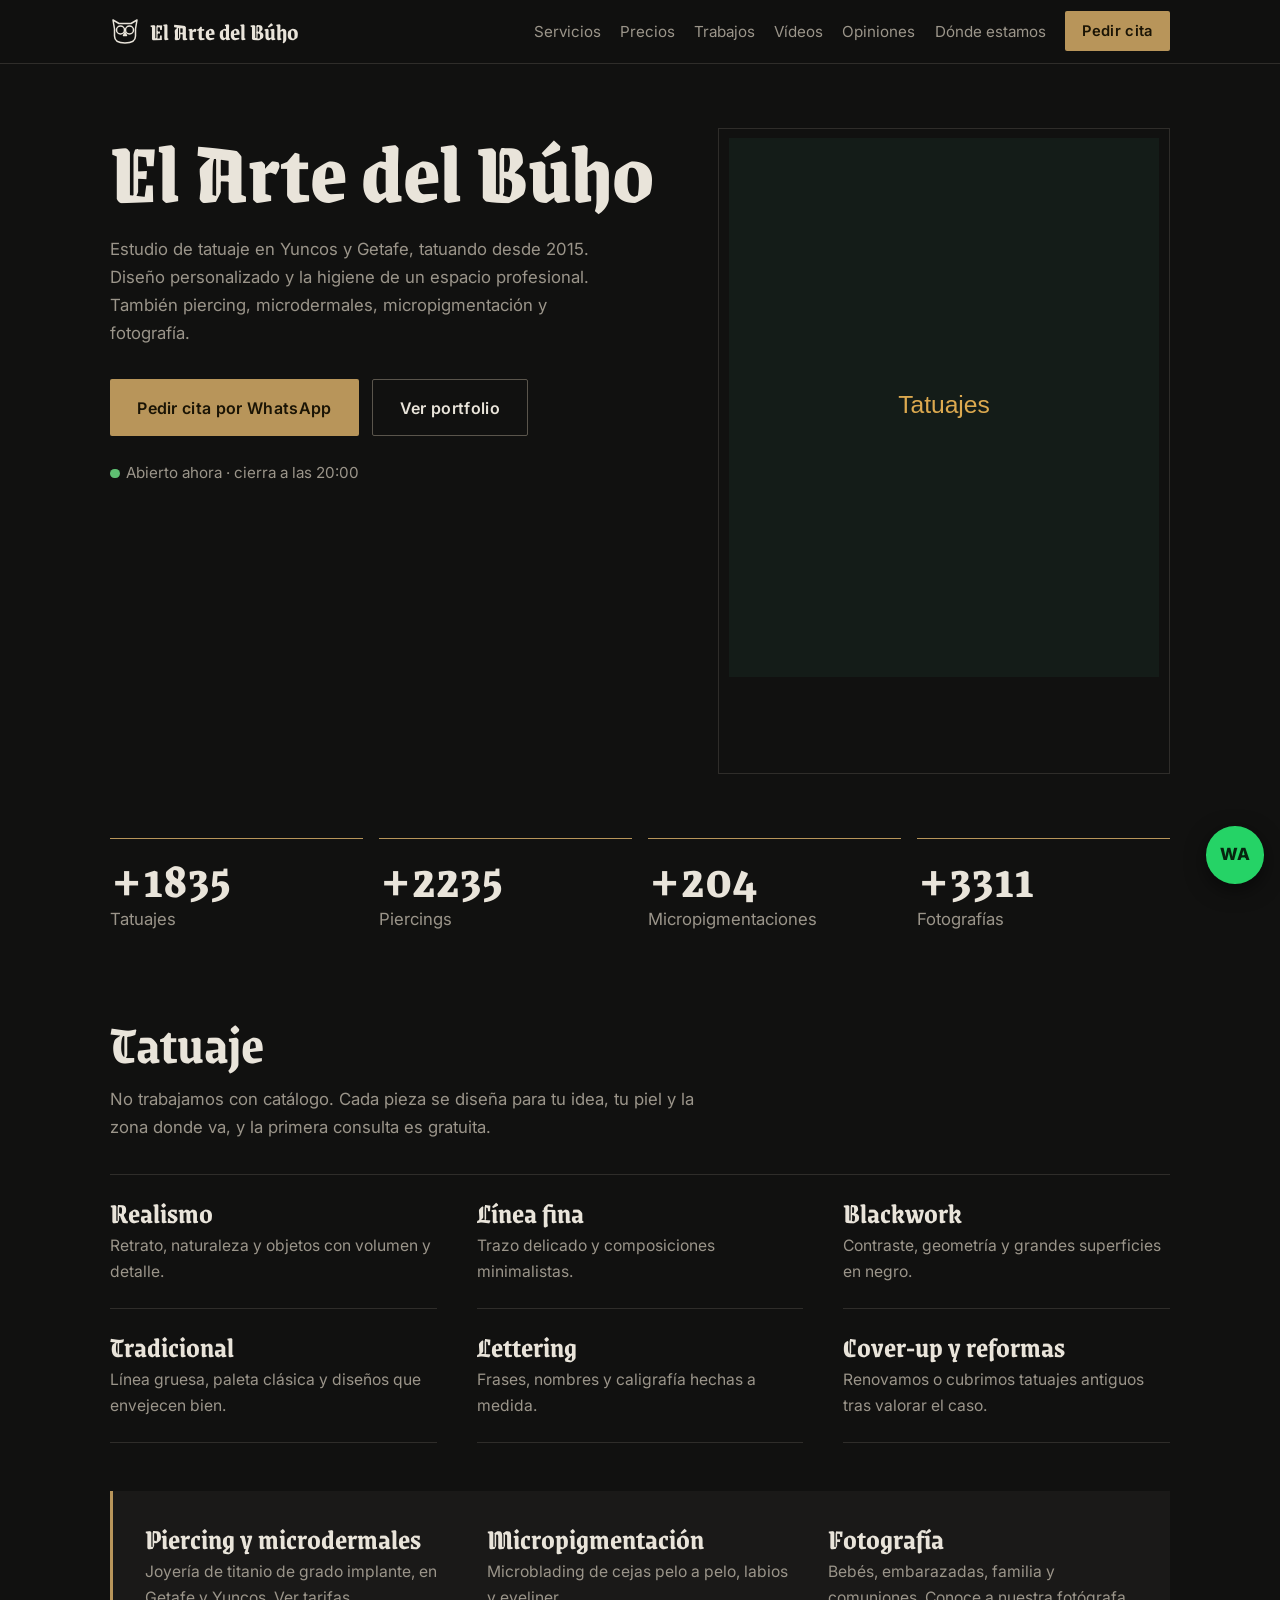
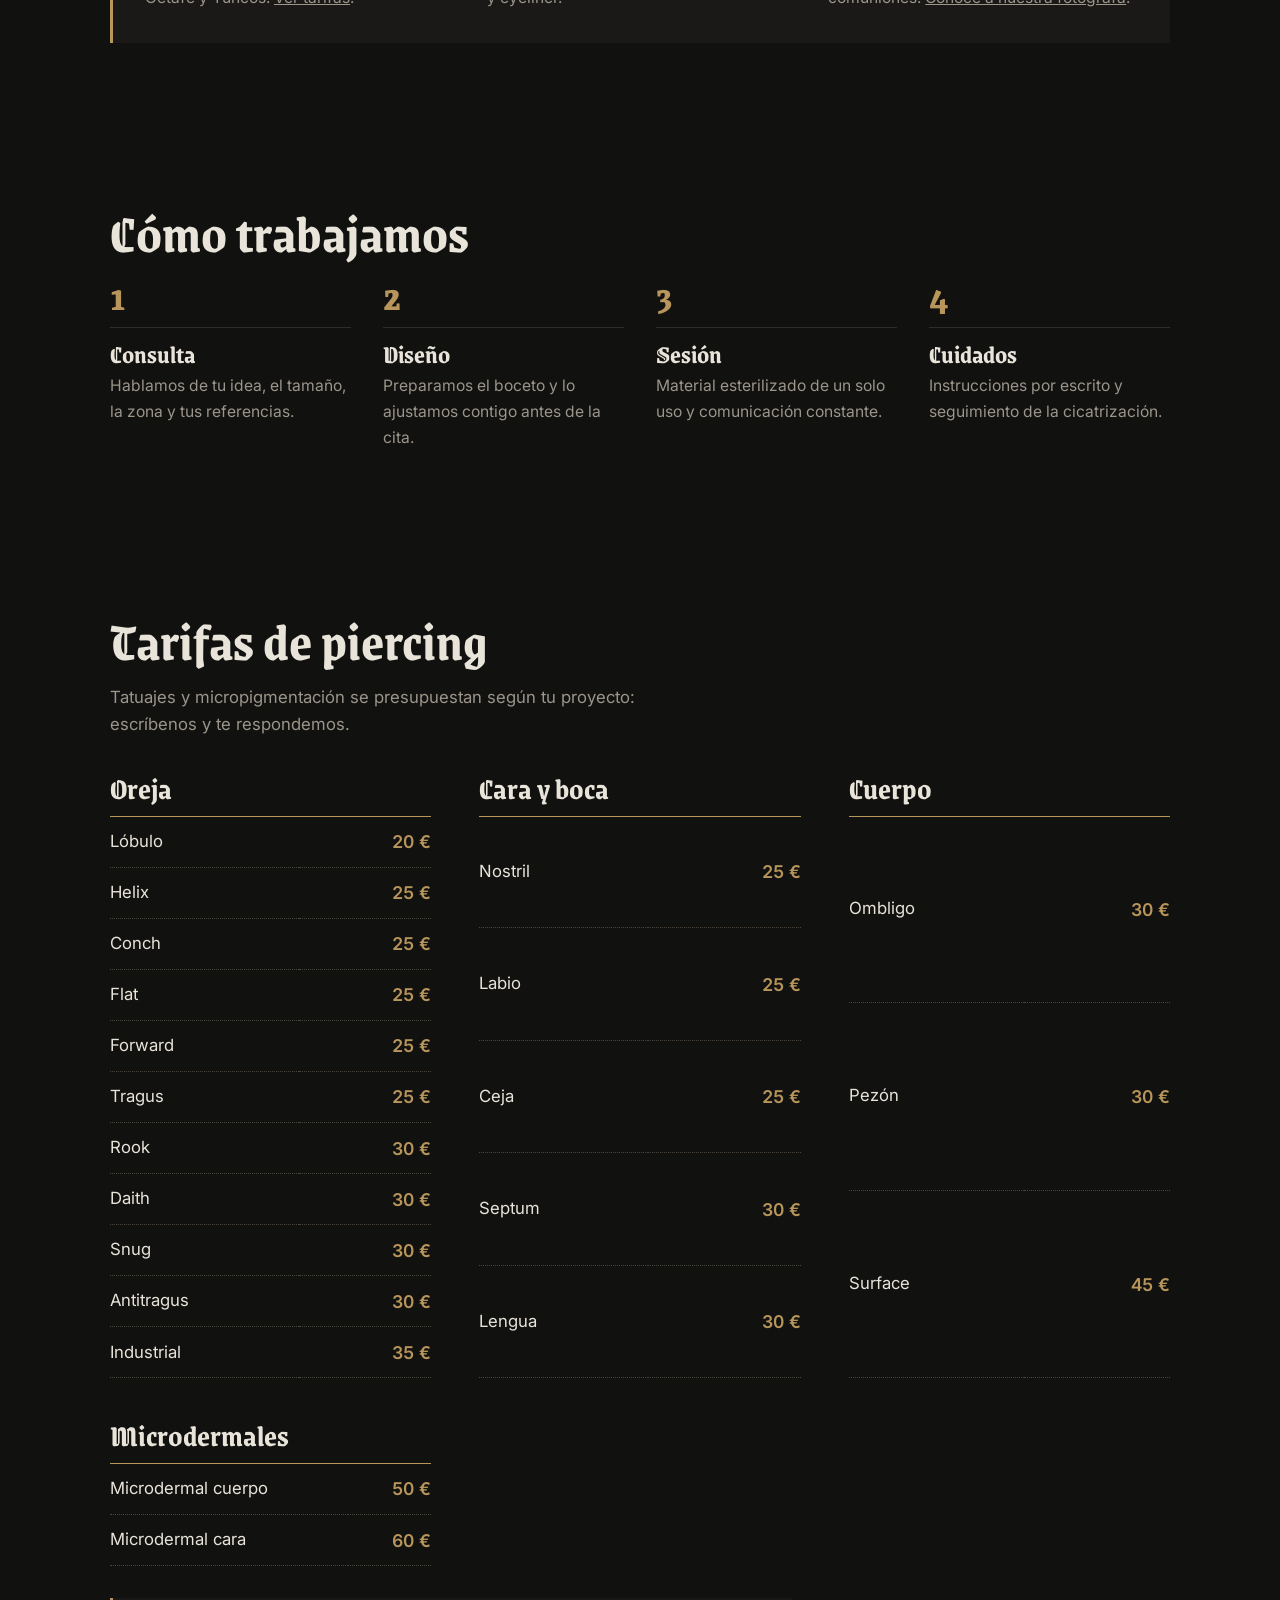
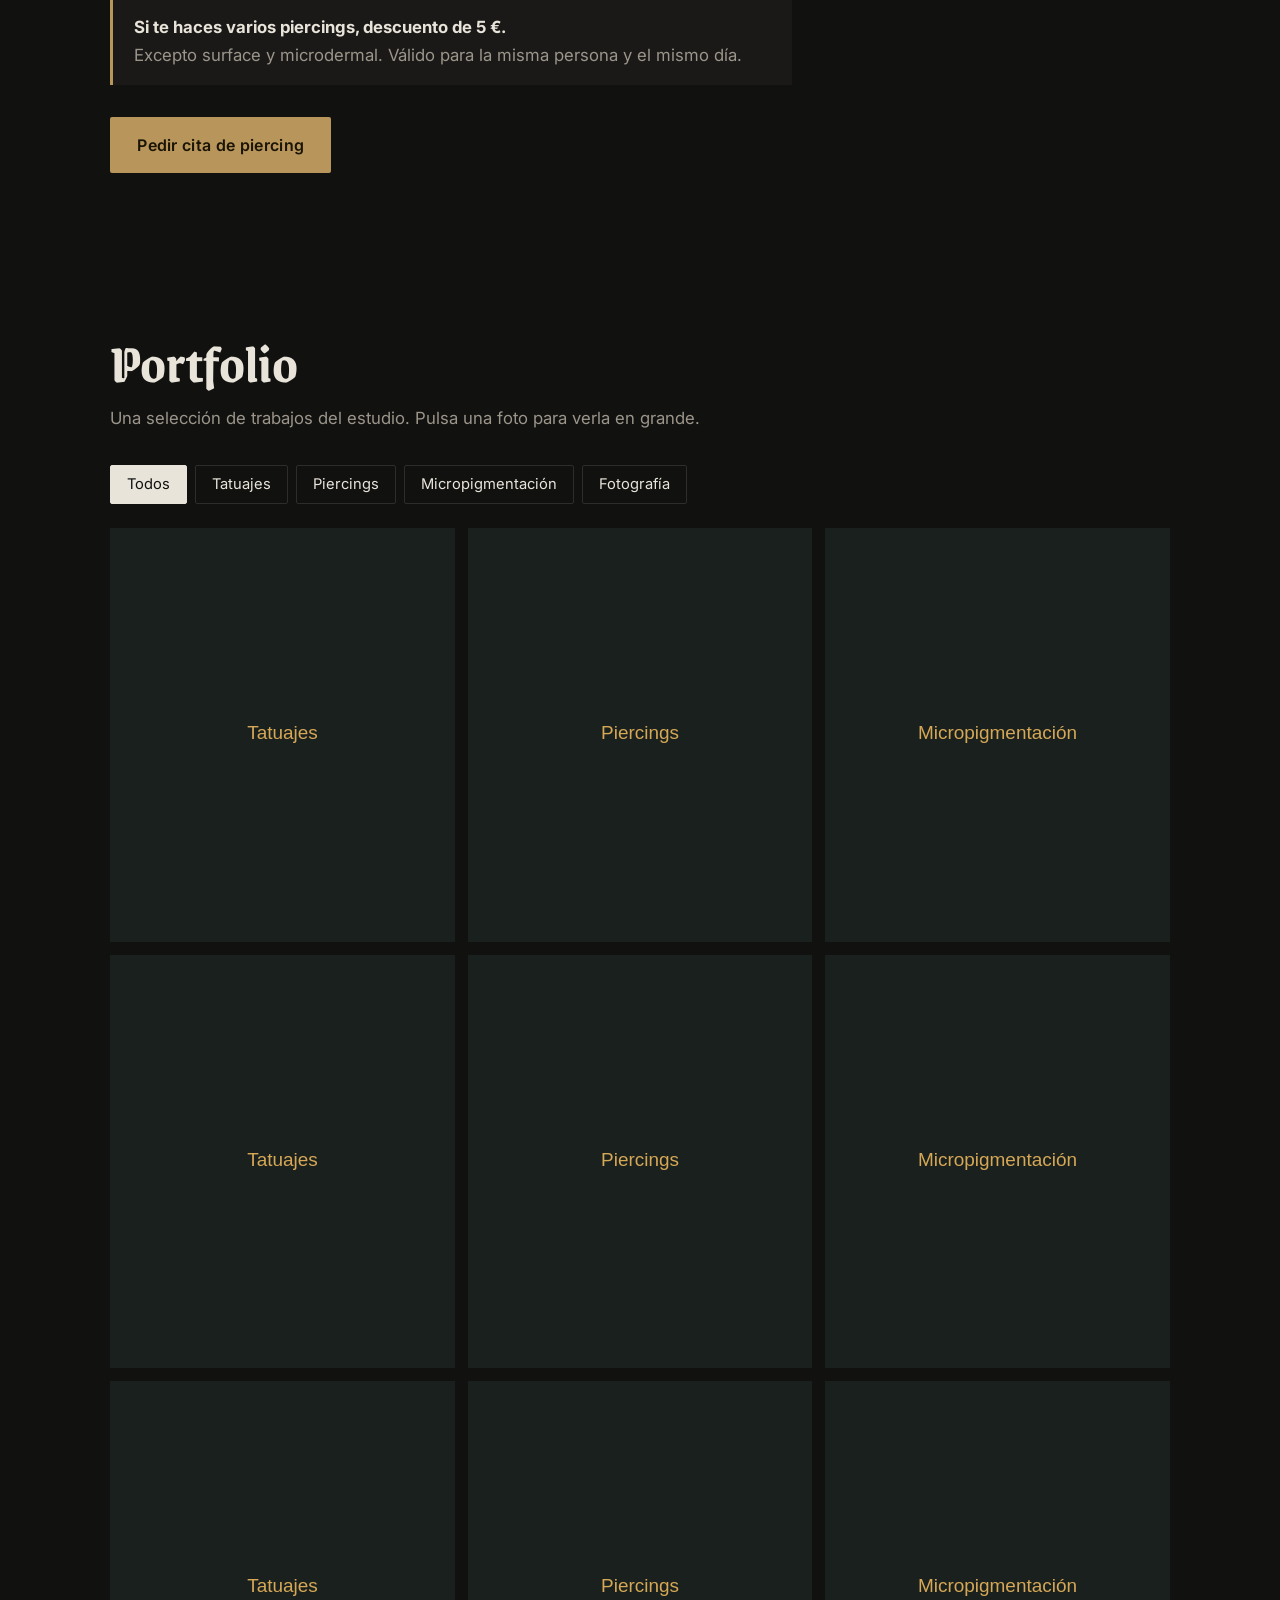
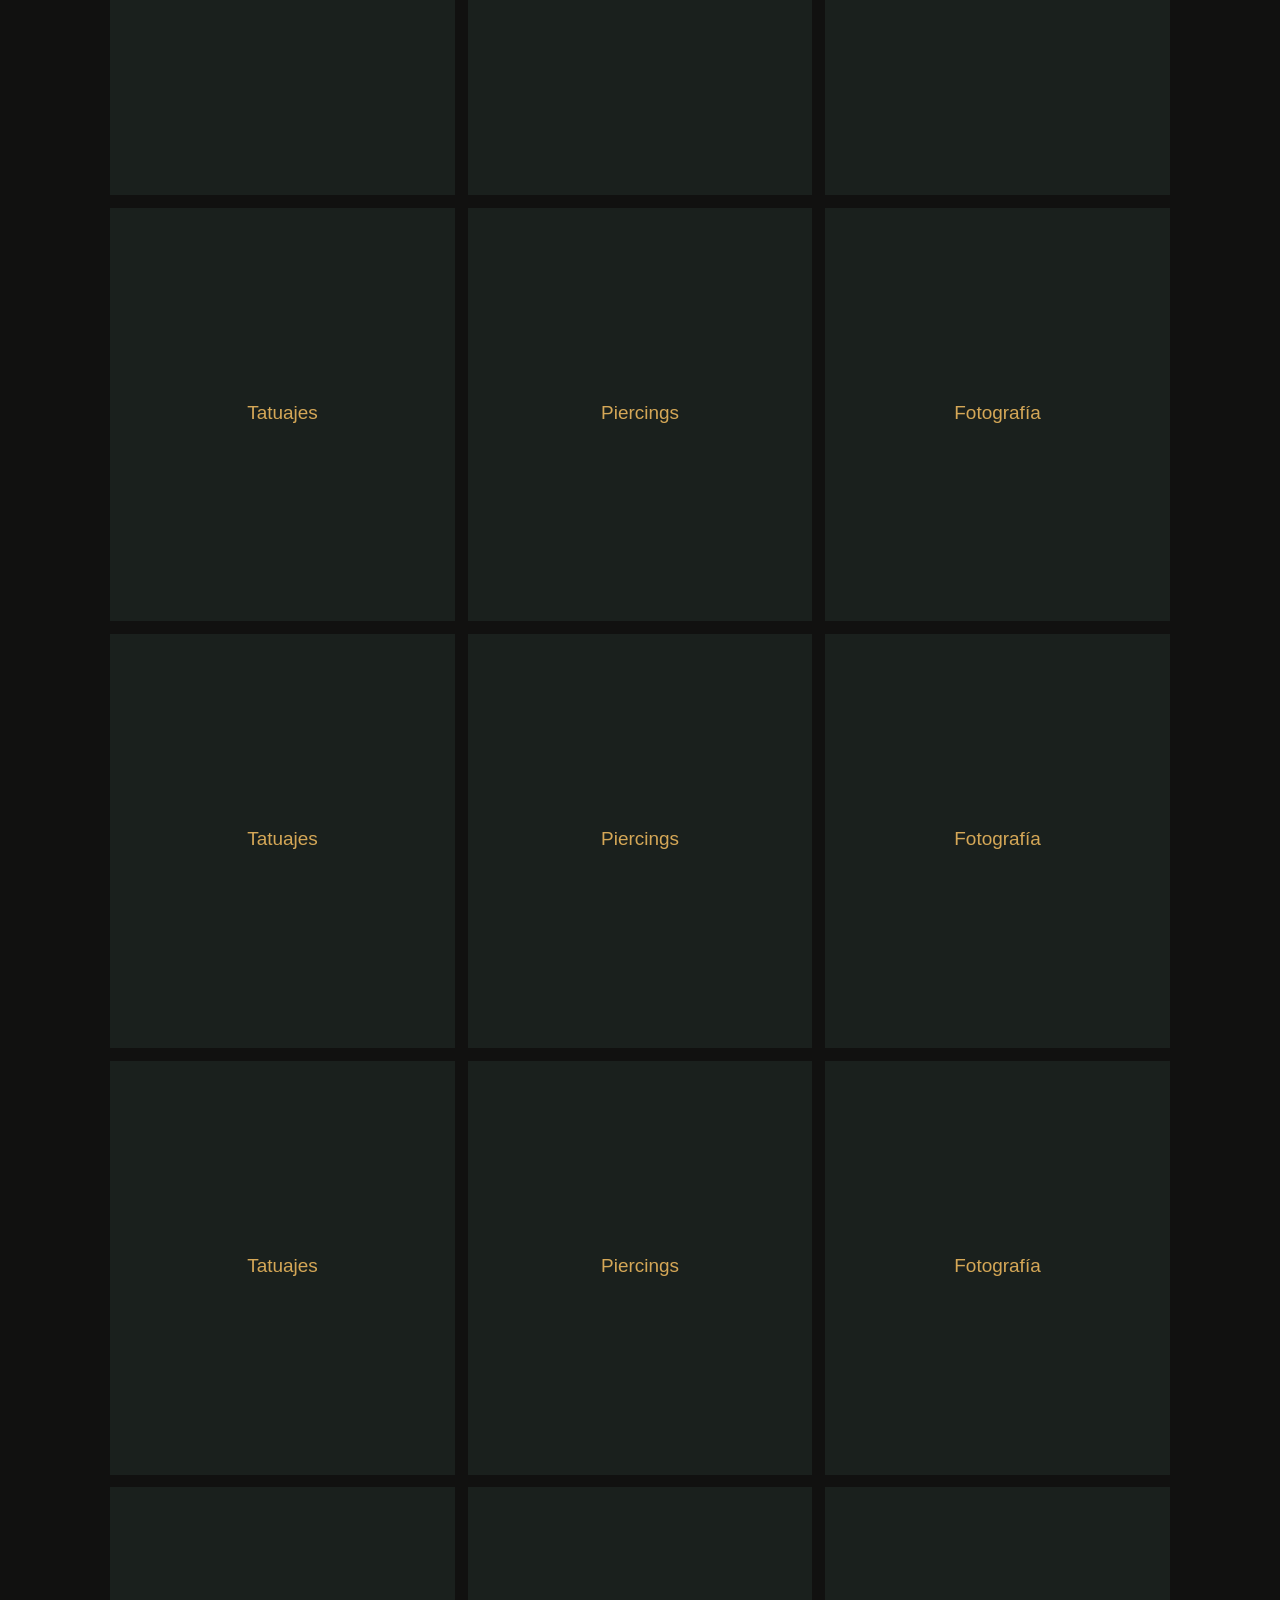
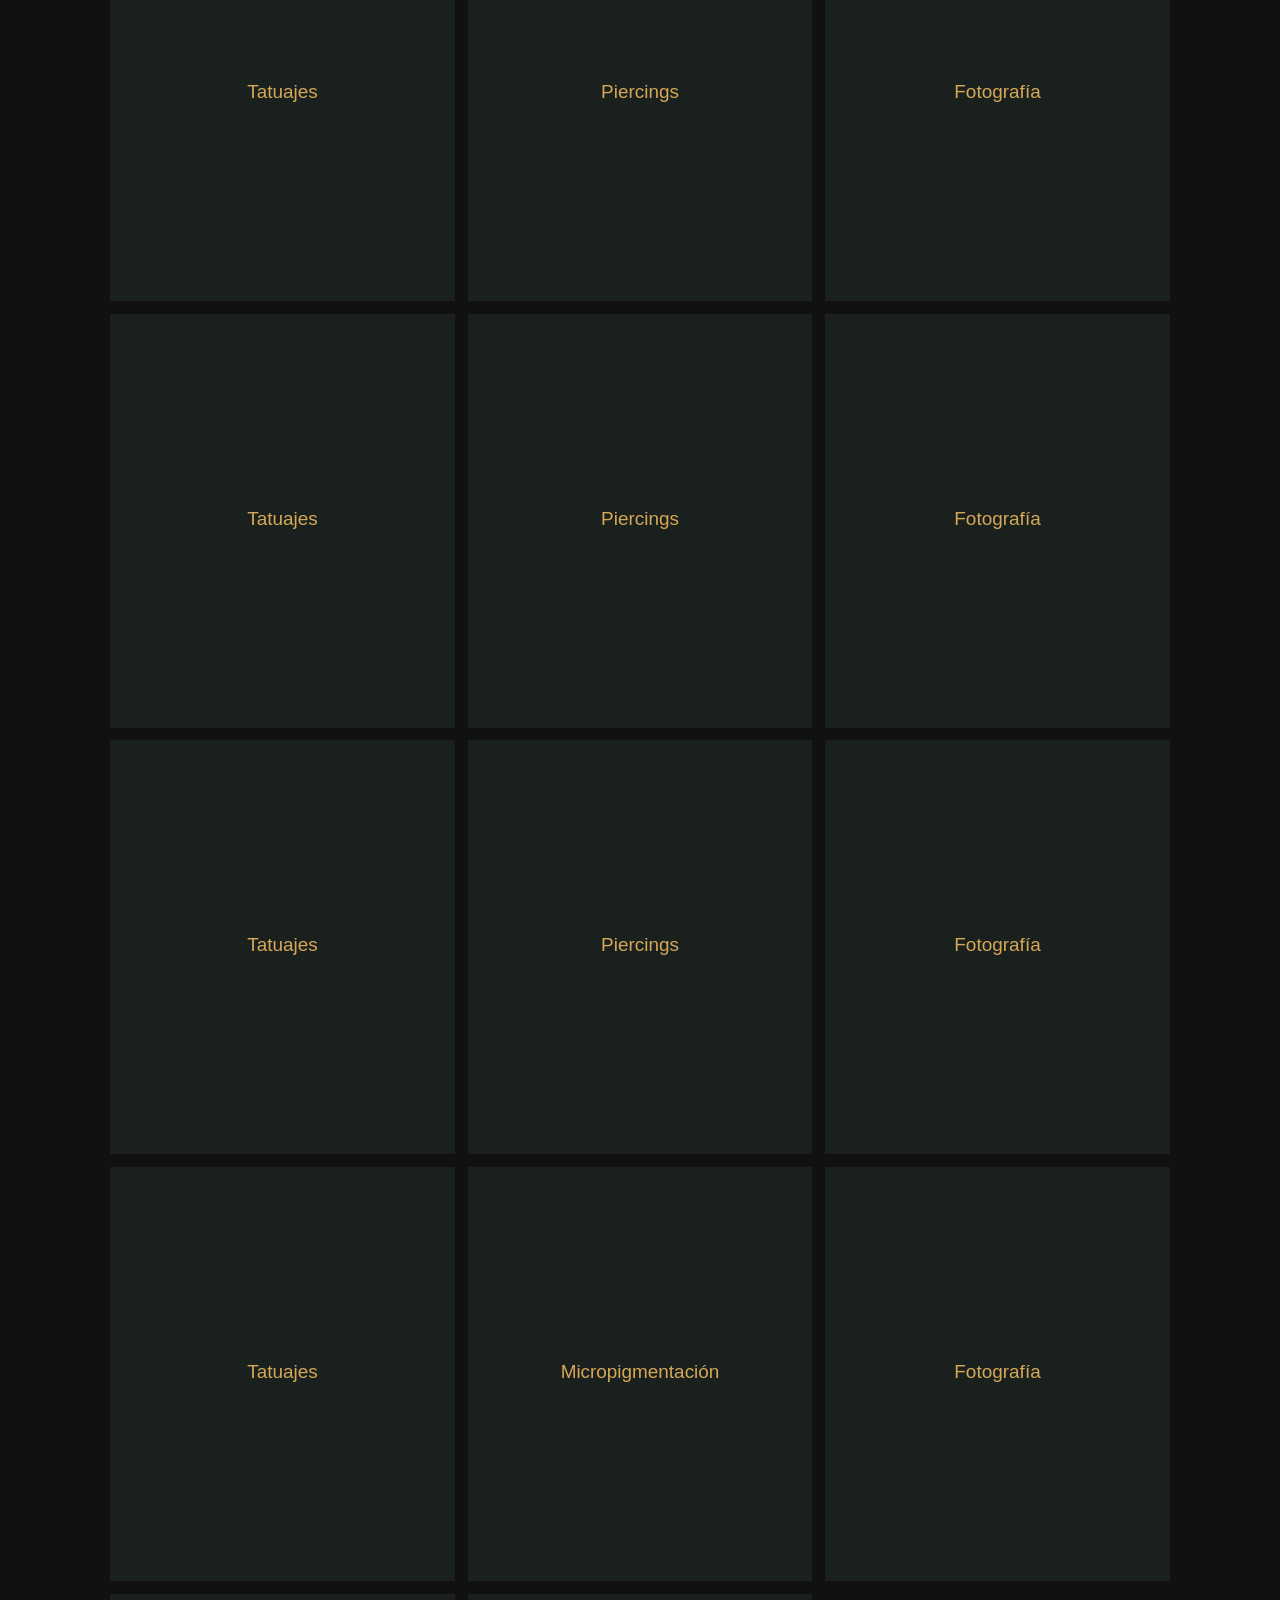
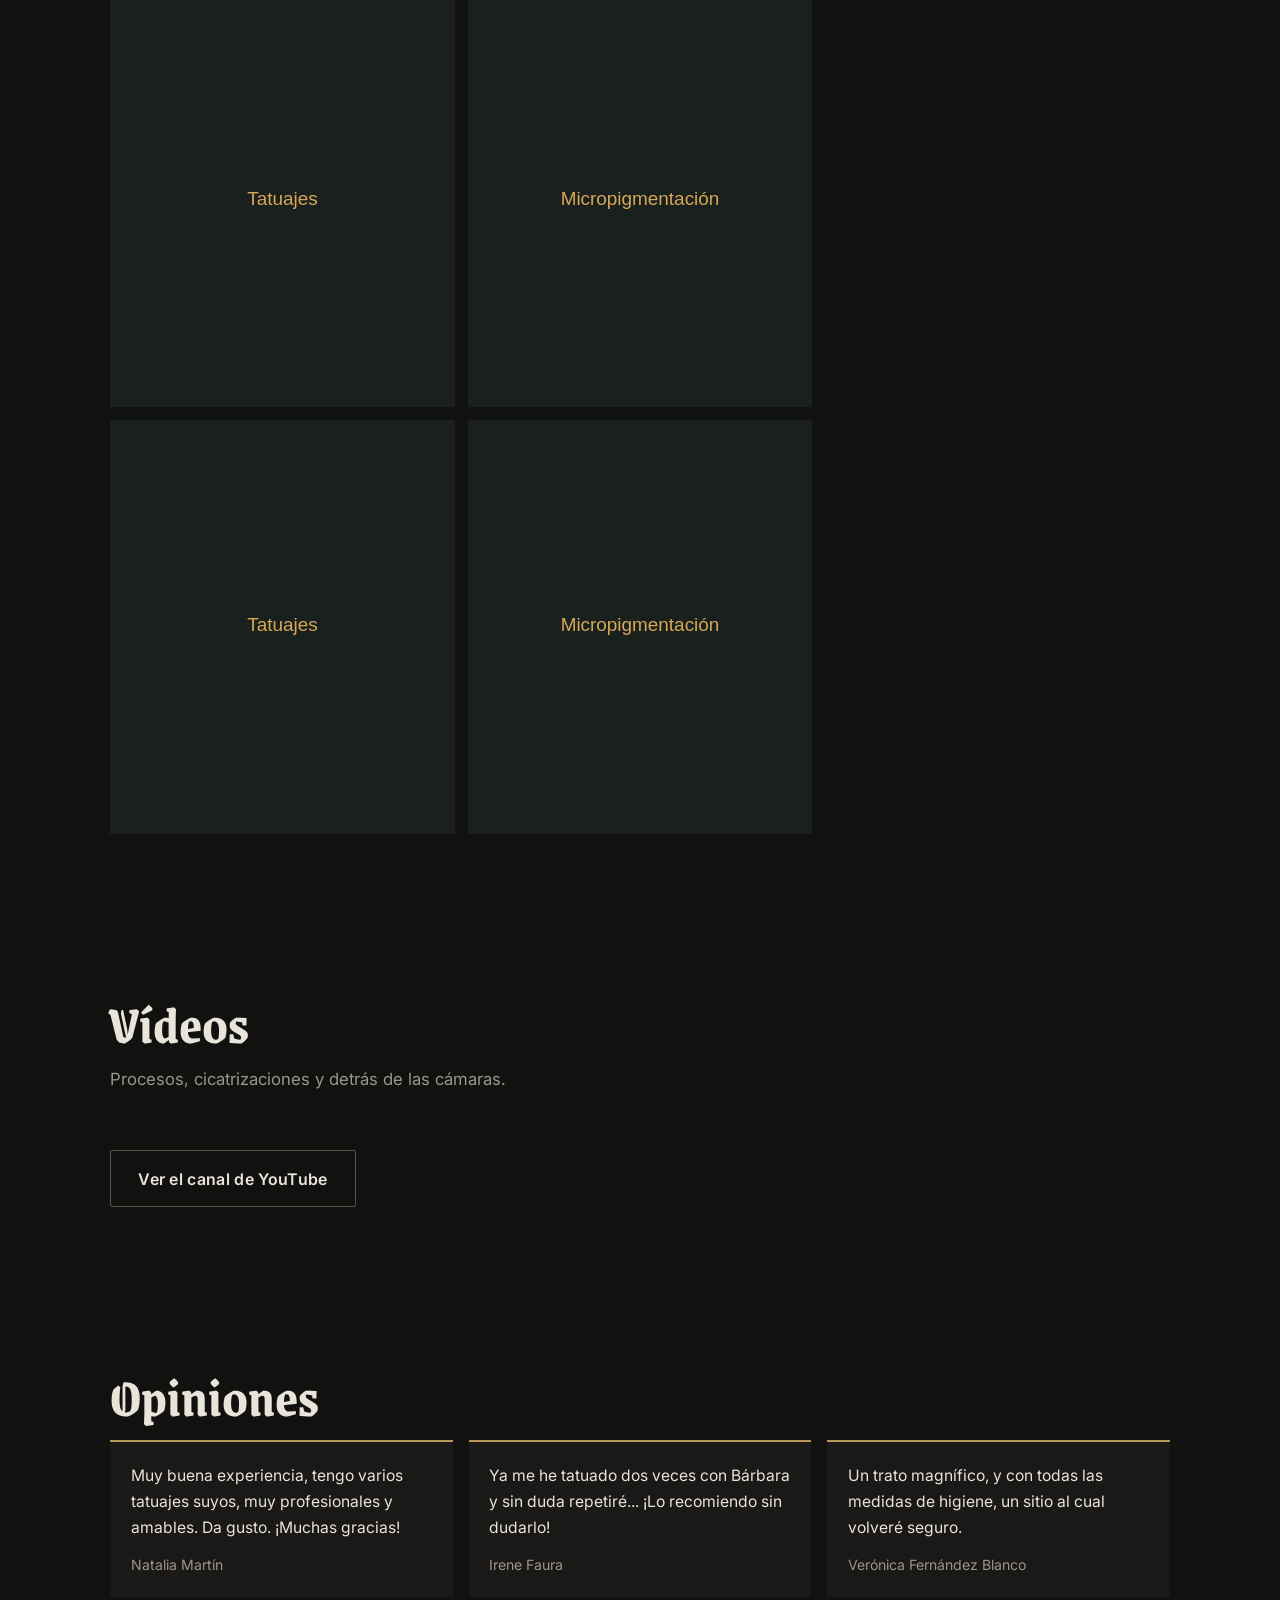
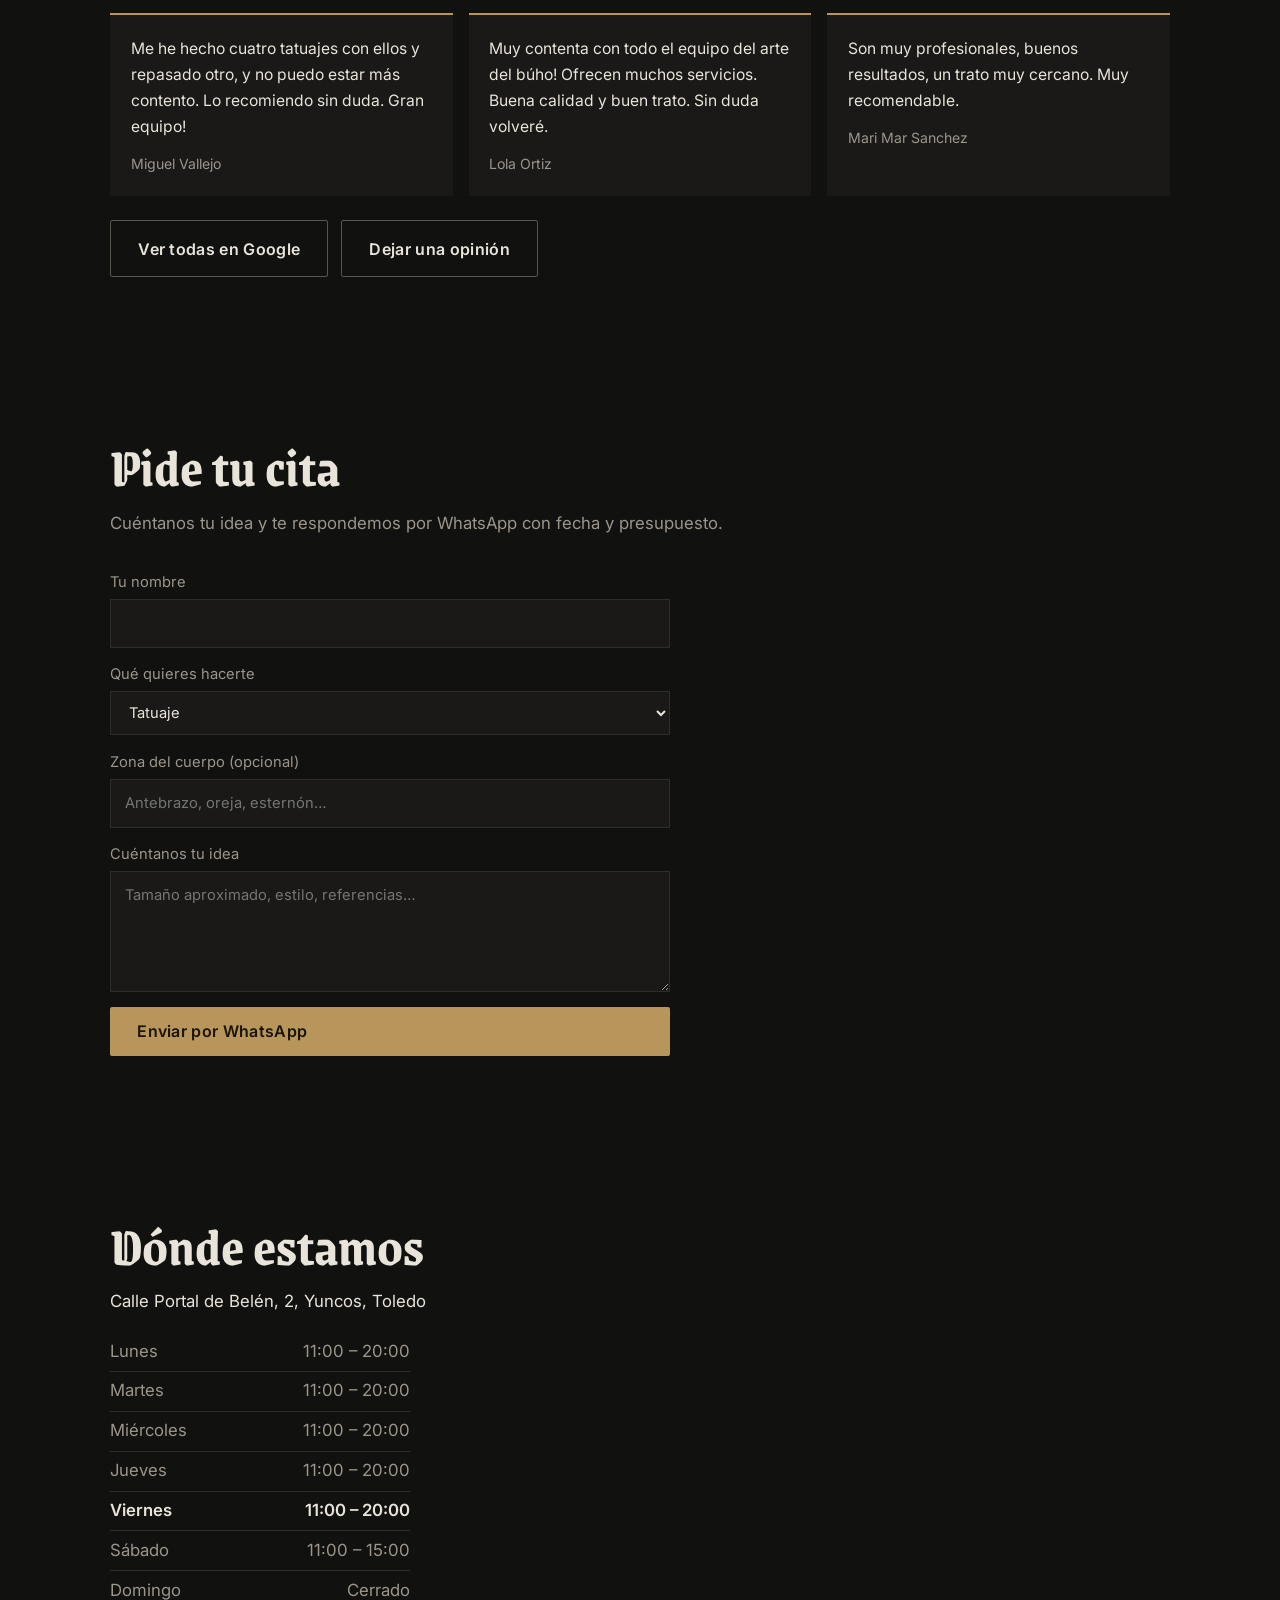
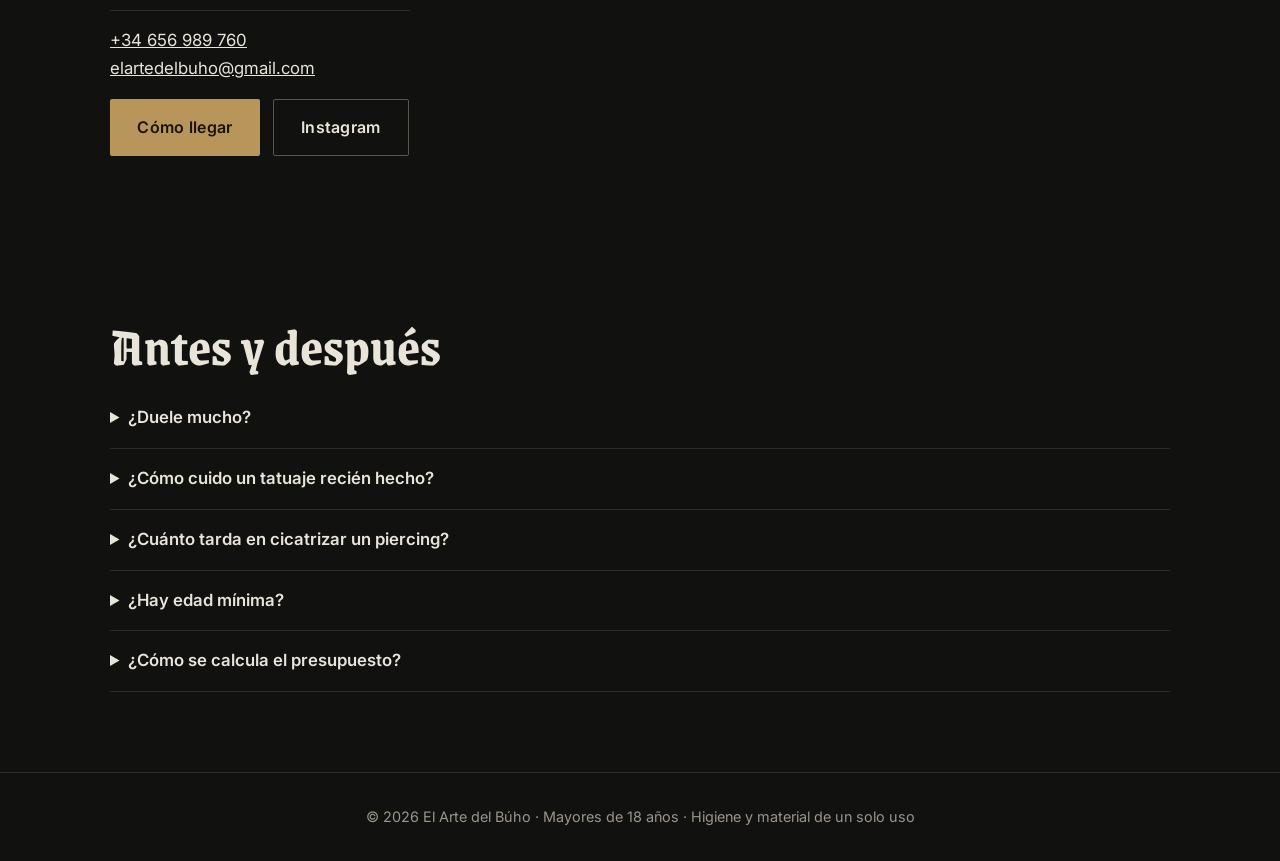
<file: borrar/index.html>
<!DOCTYPE html>
<html lang="es">
<head>
<meta charset="utf-8">
<meta name="viewport" content="width=device-width, initial-scale=1">
<title>El Arte del Búho · Estudio de tatuaje en Yuncos y Getafe</title>
<meta name="description" content="Estudio de tatuaje en Yuncos y Getafe, tatuando desde 2015. Piercing, microdermales, micropigmentación y fotografía. Pide tu cita por WhatsApp.">
<meta name="theme-color" content="#111110">
<link rel="preconnect" href="https://fonts.googleapis.com">
<link rel="preconnect" href="https://fonts.gstatic.com" crossorigin>
<link href="https://fonts.googleapis.com/css2?family=Grenze+Gotisch:wght@600;700;800&family=Inter:wght@400;500;600&display=swap" rel="stylesheet">
<style>
:root{--ink:#111110;--ink2:#1a1918;--line:#2f2d2a;--bone:#e9e4da;--mute:#9b958a;--eye:#b8955a;--blood:#7d2e26;
--serif:'Grenze Gotisch','UnifrakturCook',Georgia,serif;--sans:'Inter',system-ui,sans-serif}
*{box-sizing:border-box;margin:0}
html{scroll-behavior:smooth;scroll-padding-top:70px}
body{background:var(--ink);color:var(--bone);font:400 1.05rem/1.65 var(--sans)}
img{max-width:100%;display:block}
a{color:inherit}
:focus-visible{outline:3px solid var(--eye);outline-offset:3px}
h1,h2,h3{font-family:var(--serif);line-height:1.1}
h2{font-size:clamp(2rem,5vw,3.2rem);font-weight:800;margin-bottom:.5rem}
section{padding:5rem 1.25rem;max-width:1100px;margin:auto}
.lead{color:var(--mute);max-width:56ch;margin-bottom:2rem}
.btn{display:inline-flex;align-items:center;gap:.5rem;background:var(--eye);color:#1a1405;font-weight:600;padding:.85rem 1.6rem;border-radius:999px;text-decoration:none;border:0;cursor:pointer;font-size:1rem;font-family:inherit}
.btn:hover{background:#f0b84f}
.btn.ghost{background:none;color:var(--bone);border:1.5px solid var(--line)}
.btn.ghost:hover{border-color:var(--eye)}
nav{position:sticky;top:0;z-index:20;background:#111110ee;backdrop-filter:blur(8px);border-bottom:1px solid var(--line)}
nav div{max-width:1100px;margin:auto;padding:.7rem 1.25rem;display:flex;align-items:center;gap:1.2rem}
nav b{font-family:var(--serif);font-size:1.2rem;margin-right:auto;text-decoration:none}
nav a{text-decoration:none;color:var(--mute);font-size:.95rem}
nav a:hover{color:var(--bone)}
@media(max-width:760px){nav a.l{display:none}}
.hero{min-height:88vh;display:grid;place-items:center;text-align:center;padding:3rem 1.25rem;background:radial-gradient(ellipse at 50% 30%,#1d2c24,var(--ink) 70%);max-width:none}
.hero>div{max-width:760px}
.owl{width:min(300px,70vw);margin:0 auto 1.5rem}
.pupil{transition:transform .08s}
.blink{animation:blink 5s infinite;transform-origin:center;transform-box:fill-box}
@keyframes blink{0%,94%,100%{transform:scaleY(1)}97%{transform:scaleY(.05)}}
.hero h1{font-size:clamp(2.8rem,9vw,5.5rem);font-weight:800}
.hero p{color:var(--mute);margin:1rem auto 2rem;max-width:46ch}
.cta{display:flex;gap:.8rem;justify-content:center;flex-wrap:wrap}
#open{display:inline-block;margin-top:1.5rem;font-size:.95rem;color:var(--mute)}
#open i{display:inline-block;width:.6rem;height:.6rem;border-radius:50%;background:var(--blood);margin-right:.4rem}
#open.on i{background:#5fbf72}
.stats{display:grid;grid-template-columns:repeat(auto-fit,minmax(150px,1fr));gap:1rem;max-width:1100px;margin:auto;padding:0 1.25rem}
.stats div{border-top:2px solid var(--eye);padding-top:.8rem}
.stats strong{display:block;font:800 clamp(2.2rem,6vw,3.4rem)/1 var(--serif)}
.stats span{color:var(--mute)}
.svc{display:grid;grid-template-columns:repeat(auto-fit,minmax(230px,1fr));gap:1.2rem}
.svc article{background:var(--ink2);padding:1.6rem;border-left:4px solid var(--eye);border-radius:4px 14px 4px 14px}
.svc article:nth-child(even){border-color:var(--blood)}
.svc h3{font-size:1.5rem;margin-bottom:.4rem}
.svc p{color:var(--mute);font-size:.98rem}
.filters{display:flex;gap:.5rem;flex-wrap:wrap;margin-bottom:1.5rem}
.filters button{background:none;border:1.5px solid var(--line);color:var(--bone);padding:.4rem 1rem;border-radius:999px;cursor:pointer;font:inherit;font-size:.92rem}
.filters button[aria-pressed=true]{background:var(--bone);color:var(--ink);border-color:var(--bone)}
.grid{columns:3 220px;column-gap:.8rem}
.grid button{display:block;width:100%;margin:0 0 .8rem;padding:0;border:0;background:var(--ink2);cursor:zoom-in;border-radius:6px;overflow:hidden}
.grid img{width:100%;transition:transform .3s}
.grid button:hover img{transform:scale(1.04)}
.vids{display:grid;grid-template-columns:repeat(auto-fit,minmax(280px,1fr));gap:1rem}
.v{position:relative;aspect-ratio:16/9;background:var(--ink2);border-radius:8px;overflow:hidden;border:0;padding:0;cursor:pointer;width:100%;color:var(--bone)}
.v img,.v iframe{position:absolute;inset:0;width:100%;height:100%;object-fit:cover;border:0}
.v span{position:absolute;inset:0;display:grid;place-items:center;font-size:3rem;text-shadow:0 2px 12px #000}
.empty{border:1.5px dashed var(--line);padding:1.5rem;border-radius:8px;color:var(--mute)}
.sum{display:flex;align-items:baseline;gap:.8rem;flex-wrap:wrap;margin-bottom:1.5rem}
.sum strong{font:800 3rem/1 var(--serif)}
.stars{color:var(--eye);letter-spacing:.1em}
.revs{display:grid;grid-template-columns:repeat(auto-fit,minmax(260px,1fr));gap:1rem;margin-bottom:1.5rem}
.revs blockquote{background:var(--ink2);padding:1.3rem;border-radius:10px;font-size:.98rem}
.revs footer{margin-top:.8rem;color:var(--mute);font-size:.88rem}
.loc{display:grid;grid-template-columns:1fr 1.3fr;gap:2rem}
@media(max-width:800px){.loc{grid-template-columns:1fr}}
.loc iframe{width:100%;min-height:340px;border:0;border-radius:10px;filter:grayscale(.5) contrast(1.05)}
.hours{list-style:none;padding:0;margin:1rem 0;max-width:300px}
.hours li{display:flex;justify-content:space-between;padding:.35rem 0;border-bottom:1px solid var(--line);color:var(--mute)}
.hours li.today{color:var(--bone);font-weight:600}
form{display:grid;gap:.9rem;max-width:560px}
label{display:grid;gap:.3rem;font-size:.92rem;color:var(--mute)}
input,select,textarea{background:var(--ink2);border:1.5px solid var(--line);color:var(--bone);padding:.7rem .9rem;border-radius:8px;font:inherit}
details{border-bottom:1px solid var(--line);padding:1rem 0}
summary{cursor:pointer;font-weight:600}
details p{color:var(--mute);margin-top:.6rem;max-width:62ch}
footer.f{border-top:1px solid var(--line);text-align:center;padding:2rem 1.25rem;color:var(--mute);font-size:.9rem}
.fab{position:fixed;right:1rem;bottom:1rem;z-index:30;background:#25d366;color:#06240f;width:3.6rem;height:3.6rem;border-radius:50%;display:grid;place-items:center;box-shadow:0 6px 20px #0008;text-decoration:none;font-weight:800}
#lb{position:fixed;inset:0;background:#000e;z-index:50;display:none;place-items:center;padding:1rem}
#lb.on{display:grid}
#lb img{max-height:86vh;max-width:94vw;border-radius:6px}
#lb button{position:absolute;background:none;border:0;color:#fff;font-size:2.4rem;cursor:pointer;padding:.5rem 1rem}
#lb .x{top:.5rem;right:.5rem}#lb .p{left:.3rem}#lb .n{right:.3rem}
@media(prefers-reduced-motion:reduce){*{animation:none!important;transition:none!important;scroll-behavior:auto!important}}
/* Acabado serio: formas rectas, líneas finas, tipografía editorial */
h1,h2,h3{font-weight:700;letter-spacing:0}
h2{font-size:clamp(2.2rem,5vw,3.4rem);margin-bottom:.8rem}
.btn{border-radius:2px;padding:.9rem 1.7rem;letter-spacing:.02em}
.btn.ghost{border-color:#5a554c}
.filters button,nav .btn{border-radius:2px}
nav b{display:flex;align-items:center;gap:.6rem;font-size:1.5rem}
.hero{display:grid;grid-template-columns:1.1fr .9fr;gap:3.5rem;align-items:center;min-height:86vh;max-width:1100px;margin:auto;padding:4rem 1.25rem;background:none;text-align:left;place-items:unset}
.hero>div{max-width:none}
.hero h1{font-size:clamp(3rem,7.5vw,5.4rem);line-height:1}
.hero p{margin:1.4rem 0 2rem;max-width:44ch}
.hero .cta{justify-content:flex-start}
.hero-f{margin:0;border:1px solid var(--line);padding:.6rem}
.hero-f img{width:100%;aspect-ratio:4/5;object-fit:cover;filter:grayscale(.2) contrast(1.05)}
@media(max-width:800px){.hero{grid-template-columns:1fr;min-height:0;gap:2rem}.hero-f img{aspect-ratio:4/3}}
.stats div{border-top:1px solid var(--eye)}
.stats strong{font-weight:700}
.styles{display:grid;grid-template-columns:repeat(auto-fit,minmax(280px,1fr));column-gap:2.5rem;border-top:1px solid var(--line)}
.styles div{padding:1.4rem 0;border-bottom:1px solid var(--line)}
.styles h3,.also h3{font-size:1.8rem;margin-bottom:.3rem}
.styles p,.also p{color:var(--mute);font-size:.98rem}
.also{display:grid;grid-template-columns:repeat(auto-fit,minmax(220px,1fr));gap:2rem;margin-top:3rem;padding:2rem;background:var(--ink2);border-left:3px solid var(--eye)}
.steps{list-style:none;padding:0;display:grid;grid-template-columns:repeat(auto-fit,minmax(220px,1fr));gap:2rem;counter-reset:s}
.steps li{counter-increment:s;color:var(--mute);font-size:.98rem}
.steps li::before{content:counter(s);display:block;font:700 2.6rem/1 var(--serif);color:var(--eye);border-bottom:1px solid var(--line);padding-bottom:.6rem;margin-bottom:.8rem}
.steps h3{color:var(--bone);font-size:1.6rem;margin-bottom:.3rem}
.grid button,.grid img,.revs blockquote,.v,.loc iframe,input,select,textarea{border-radius:0}
.grid img{filter:grayscale(.25)}.grid button:hover img{filter:none}
.revs blockquote{border-top:2px solid var(--eye);background:var(--ink2)}
.loc iframe{filter:grayscale(.8) contrast(1.05)}
.prices{display:grid;grid-template-columns:repeat(auto-fit,minmax(260px,1fr));gap:2.5rem 3rem;margin-bottom:2rem}
.prices table{width:100%;border-collapse:collapse}
.prices caption{text-align:left;font:700 1.9rem/1.2 var(--serif);padding-bottom:.5rem;border-bottom:1px solid var(--eye)}
.prices thead{position:absolute;width:1px;height:1px;overflow:hidden;clip:rect(0 0 0 0)}
.prices tbody th{text-align:left;font-weight:400;padding:.7rem 0;border-bottom:1px dotted #4a463f}
.prices td{text-align:right;padding:.7rem 0 .7rem 1rem;border-bottom:1px dotted #4a463f;font:600 1.1rem var(--sans);font-variant-numeric:tabular-nums;color:var(--eye);white-space:nowrap}
.deal{background:var(--ink2);border-left:3px solid var(--eye);padding:1rem 1.3rem;margin-bottom:2rem;max-width:62ch;color:var(--mute)}
.deal strong{color:var(--bone)}
</style>
</head>
<body>

<nav><div>
  <b><svg width="30" height="26" viewBox="0 0 60 52" fill="none" stroke="currentColor" stroke-width="3" stroke-linejoin="round" aria-hidden="true"><path d="M6 4l12 7h24l12-7-3 18v14q0 14-21 14T9 36V22z"/><circle cx="21" cy="24" r="8"/><circle cx="39" cy="24" r="8"/><path d="M30 29l-3 6h6z" fill="currentColor"/></svg>El Arte del Búho</b>
  <a class="l" href="#servicios">Servicios</a><a class="l" href="#precios">Precios</a><a class="l" href="#galeria">Trabajos</a><a class="l" href="#videos">Vídeos</a><a class="l" href="#opiniones">Opiniones</a><a class="l" href="#donde">Dónde estamos</a>
  <a class="btn" style="color:#1a1405;padding:.5rem 1.1rem;font-size:.92rem" href="#cita">Pedir cita</a>
</div></nav>

<section class="hero" id="inicio">
  <div>
    <h1>El Arte del Búho</h1>
    <p>Estudio de tatuaje en Yuncos y Getafe, tatuando desde 2015. Diseño personalizado y la higiene de un espacio profesional. También piercing, microdermales, micropigmentación y fotografía.</p>
    <div class="cta">
      <a class="btn" href="#cita">Pedir cita por WhatsApp</a>
      <a class="btn ghost" href="#galeria">Ver portfolio</a>
    </div>
    <span id="open"></span>
  </div>
  <figure class="hero-f"><img id="heroImg" alt="Tatuaje realizado en el estudio"></figure>
</section>

<div class="stats" id="stats"></div>

<section id="servicios">
  <h2>Tatuaje</h2>
  <p class="lead">No trabajamos con catálogo. Cada pieza se diseña para tu idea, tu piel y la zona donde va, y la primera consulta es gratuita.</p>
  <div class="styles">
    <div><h3>Realismo</h3><p>Retrato, naturaleza y objetos con volumen y detalle.</p></div>
    <div><h3>Línea fina</h3><p>Trazo delicado y composiciones minimalistas.</p></div>
    <div><h3>Blackwork</h3><p>Contraste, geometría y grandes superficies en negro.</p></div>
    <div><h3>Tradicional</h3><p>Línea gruesa, paleta clásica y diseños que envejecen bien.</p></div>
    <div><h3>Lettering</h3><p>Frases, nombres y caligrafía hechas a medida.</p></div>
    <div><h3>Cover-up y reformas</h3><p>Renovamos o cubrimos tatuajes antiguos tras valorar el caso.</p></div>
  </div>
  <div class="also">
    <div><h3>Piercing y microdermales</h3><p>Joyería de titanio de grado implante, en Getafe y Yuncos. <a href="#precios">Ver tarifas</a>.</p></div>
    <div><h3>Micropigmentación</h3><p>Microblading de cejas pelo a pelo, labios y eyeliner.</p></div>
    <div><h3>Fotografía</h3><p>Bebés, embarazadas, familia y comuniones. <a href="https://nadiacrfotografia.com/" target="_blank" rel="noopener">Conoce a nuestra fotógrafa</a>.</p></div>
  </div>
</section>

<section id="proceso">
  <h2>Cómo trabajamos</h2>
  <ol class="steps">
    <li><h3>Consulta</h3>Hablamos de tu idea, el tamaño, la zona y tus referencias.</li>
    <li><h3>Diseño</h3>Preparamos el boceto y lo ajustamos contigo antes de la cita.</li>
    <li><h3>Sesión</h3>Material esterilizado de un solo uso y comunicación constante.</li>
    <li><h3>Cuidados</h3>Instrucciones por escrito y seguimiento de la cicatrización.</li>
  </ol>
</section>

<section id="precios">
  <h2>Tarifas de piercing</h2>
  <p class="lead">Tatuajes y micropigmentación se presupuestan según tu proyecto: escríbenos y te respondemos.</p>
  <div class="prices" id="prices"></div>
  <p class="deal"><strong>Si te haces varios piercings, descuento de 5&nbsp;€.</strong><br>Excepto surface y microdermal. Válido para la misma persona y el mismo día.</p>
  <a class="btn" id="priceCta" target="_blank" rel="noopener">Pedir cita de piercing</a>
</section>

<section id="galeria">
  <h2>Portfolio</h2>
  <p class="lead">Una selección de trabajos del estudio. Pulsa una foto para verla en grande.</p>
  <div class="filters" id="filters"></div>
  <div class="grid" id="grid"></div>
</section>

<section id="videos">
  <h2>Vídeos</h2>
  <p class="lead">Procesos, cicatrizaciones y detrás de las cámaras.</p>
  <div class="vids" id="vids"></div>
  <p style="margin-top:1.5rem"><a class="btn ghost" id="yt" target="_blank" rel="noopener">Ver el canal de YouTube</a></p>
</section>

<section id="opiniones">
  <h2>Opiniones</h2>
  <div class="sum"><strong id="avg"></strong><span class="stars" id="avgStars"></span><span id="cnt" style="color:var(--mute)"></span></div>
  <div class="revs" id="revs"></div>
  <div class="cta" style="justify-content:flex-start">
    <a class="btn ghost" id="allRev" target="_blank" rel="noopener">Ver todas en Google</a>
    <a class="btn ghost" id="newRev" target="_blank" rel="noopener">Dejar una opinión</a>
  </div>
</section>

<section id="cita">
  <h2>Pide tu cita</h2>
  <p class="lead">Cuéntanos tu idea y te respondemos por WhatsApp con fecha y presupuesto.</p>
  <form id="form">
    <label>Tu nombre<input name="n" required autocomplete="name"></label>
    <label>Qué quieres hacerte
      <select name="s"><option>Tatuaje</option><option>Piercing</option><option>Microdermal</option><option>Sesión de fotografía</option><option>Otra consulta</option></select></label>
    <label>Zona del cuerpo (opcional)<input name="z" placeholder="Antebrazo, oreja, esternón…"></label>
    <label>Cuéntanos tu idea<textarea name="m" rows="4" placeholder="Tamaño aproximado, estilo, referencias…"></textarea></label>
    <button class="btn" type="submit">Enviar por WhatsApp</button>
  </form>
</section>

<section id="donde">
  <h2>Dónde estamos</h2>
  <div class="loc">
    <div>
      <p id="addr"></p>
      <ul class="hours" id="hours"></ul>
      <p><a id="tel"></a><br><a id="mail"></a></p>
      <div class="cta" style="justify-content:flex-start;margin-top:1rem">
        <a class="btn" id="route" target="_blank" rel="noopener">Cómo llegar</a>
        <a class="btn ghost" id="ig" target="_blank" rel="noopener">Instagram</a>
      </div>
    </div>
    <iframe id="map" title="Mapa del estudio" loading="lazy" referrerpolicy="no-referrer-when-downgrade"></iframe>
  </div>
</section>

<section id="faq">
  <h2>Antes y después</h2>
  <details><summary>¿Duele mucho?</summary><p>Depende de la zona y de cada persona. Antes de empezar te explicamos qué esperar y paramos cuando lo necesites.</p></details>
  <details><summary>¿Cómo cuido un tatuaje recién hecho?</summary><p>Lávalo con jabón neutro, sécalo a toques, aplica crema cicatrizante fina y evita sol, piscina y mar durante dos semanas. Te damos las instrucciones por escrito.</p></details>
  <details><summary>¿Cuánto tarda en cicatrizar un piercing?</summary><p>Desde unas semanas en el lóbulo hasta varios meses en cartílago u ombligo. Limpia con suero fisiológico y no gires la joya.</p></details>
  <details><summary>¿Hay edad mínima?</summary><p>Solo trabajamos con mayores de 18 años. Se pide DNI. Con 16 y 17 años se necesita consentimiento firmado de los tutores, según la normativa de tu comunidad.</p></details>
  <details><summary>¿Cómo se calcula el presupuesto?</summary><p>Según tamaño, detalle y horas. Se confirma tras ver tu idea. Para reservar fecha se pide una señal que se descuenta del total.</p></details>
</section>

<footer class="f">© <span id="yr"></span> El Arte del Búho · Mayores de 18 años · Higiene y material de un solo uso</footer>
<a class="fab" id="fab" target="_blank" rel="noopener" aria-label="Escríbenos por WhatsApp">WA</a>

<div id="lb" role="dialog" aria-modal="true" aria-label="Foto ampliada">
  <button class="x" aria-label="Cerrar">×</button><button class="p" aria-label="Anterior">‹</button>
  <img alt=""><button class="n" aria-label="Siguiente">›</button>
</div>

<script>
/* =====================  CONFIGURACIÓN: edita solo esto  ===================== */
const U = "https://elartedelbuho.com/wp-content/uploads/";
const fx = (cat, alt, l) => l.map(p => ({ src: U + p, cat, alt }));
const C = {
  whatsapp: "34656989760",                       // país + número, sin + ni espacios
  telefono: "+34 656 989 760",
  email: "elartedelbuho@gmail.com",
  direccion: "Calle Portal de Belén, 2, Yuncos, Toledo",   // añade aquí la del estudio de Getafe si quieres mostrarla
  instagram: "https://www.instagram.com/elartedelbuho/",
  youtube: "https://www.youtube.com/channel/UC9AW1s-FFNGJmxRD2ZU3xxg",
  mapsUrl: "https://g.page/elartedelbuho?share",
  reviewUrl: "https://g.page/elartedelbuho?share",   // mejor: https://search.google.com/local/writereview?placeid=TU_PLACE_ID
  stats: [
    { n: 1835, label: "Tatuajes" },
    { n: 2235, label: "Piercings" },
    { n: 204,  label: "Micropigmentaciones" },
    { n: 3311, label: "Fotografías" }
  ],
  // Horario Lunes→Domingo: ["abre","cierra"] o null si cierra. EJEMPLO: cámbialo por el real. Con horario: null se oculta.
  horario: [["11:00","20:00"],["11:00","20:00"],["11:00","20:00"],["11:00","20:00"],["11:00","20:00"],["11:00","15:00"],null],
  // Fotos: ahora se cargan de la web antigua. Para independizarte, descárgalas a img/ y cambia las rutas.
  fotos: [
    ...fx("Tatuajes", "Tatuaje realizado en el estudio", ["2020/12/Rubens-Art-2.jpg","2020/11/IMG-6462.jpg","2020/12/Rubens-Art-1.jpg","2020/11/IMG-6463.jpg","2020/12/David-Balsalobre-2.jpg","2020/11/IMG-6469.jpg","2020/12/Jojo-7.jpg","2020/12/pequenos1-7.jpg","2020/12/JoJo-2-3.jpeg","2020/12/Jojo3-8.jpg","2020/12/Jojo3-15.jpg","2020/12/IMG_4707.jpg"]),
    ...fx("Piercings", "Piercing realizado en el estudio", ["2020/12/piercing-oreja-8.jpg","2020/12/piercing-oreja-20.jpg","2020/12/PIERCING-LABIO.png","2020/12/PIERCING-LABIO2.jpg","2020/12/Piercing-Nariz-1.jpg","2020/12/Piercing-Nariz-3.jpg","2020/12/PIERCING-SEPTUM-BRILLAMTE.jpg","2020/12/SEPTUM-PIERCING.jpg","2020/12/PIERCING-LENGUA3.jpg"]),
    ...fx("Micropigmentación", "Microblading y micropigmentación", ["2020/12/ojos-1.jpg","2020/12/labios-2.jpg","2020/12/microblading-12.jpg","2020/12/microblading-8.jpg","2020/12/labios-3.jpg","2020/12/ojos-4.jpg"]),
    ...fx("Fotografía", "Sesión de fotografía", ["2021/01/bw-1.jpg","2021/01/COMUNION.jpg","2021/01/fotos-book-chica.jpg","2021/01/fotos-originales-comunion.jpg","2021/01/IMG_0213edit.jpg","2021/01/IMG_0221nueva2.jpg","2021/01/Maria-Rosa.jpg"])
  ],
  // Tarifas: [nombre, precio en €]
  precios: [
    { grupo: "Oreja", items: [["Lóbulo",20],["Helix",25],["Conch",25],["Flat",25],["Forward",25],["Tragus",25],["Rook",30],["Daith",30],["Snug",30],["Antitragus",30],["Industrial",35]] },
    { grupo: "Cara y boca", items: [["Nostril",25],["Labio",25],["Ceja",25],["Septum",30],["Lengua",30]] },
    { grupo: "Cuerpo", items: [["Ombligo",30],["Pezón",30],["Surface",45]] },
    { grupo: "Microdermales", items: [["Microdermal cuerpo",50],["Microdermal cara",60]] }
  ],
  // Vídeos: pega enlaces de YouTube (watch, youtu.be o shorts). Si está vacío solo se muestra el botón del canal.
  videos: [],
  valoracion: null,   // p. ej. { media: 4.9, total: 120 } cuando quieras mostrar tu nota de Google
  opiniones: [
    { n: "Natalia Martín", t: "Muy buena experiencia, tengo varios tatuajes suyos, muy profesionales y amables. Da gusto. ¡Muchas gracias!" },
    { n: "Irene Faura", t: "Ya me he tatuado dos veces con Bárbara y sin duda repetiré... ¡Lo recomiendo sin dudarlo!" },
    { n: "Verónica Fernández Blanco", t: "Un trato magnífico, y con todas las medidas de higiene, un sitio al cual volveré seguro." },
    { n: "Miguel Vallejo", t: "Me he hecho cuatro tatuajes con ellos y repasado otro, y no puedo estar más contento. Lo recomiendo sin duda. Gran equipo!" },
    { n: "Lola Ortiz", t: "Muy contenta con todo el equipo del arte del búho! Ofrecen muchos servicios. Buena calidad y buen trato. Sin duda volveré." },
    { n: "Mari Mar Sanchez", t: "Son muy profesionales, buenos resultados, un trato muy cercano. Muy recomendable." }
  ]
};
/* ================================================================== */

const $ = s => document.querySelector(s), esc = s => String(s).replace(/[&<>"]/g, c => ({'&':'&amp;','<':'&lt;','>':'&gt;','"':'&quot;'}[c]));
const wa = t => `https://wa.me/${C.whatsapp}?text=${encodeURIComponent(t)}`;
const ph = t => 'data:image/svg+xml,' + encodeURIComponent(`<svg xmlns="http://www.w3.org/2000/svg" viewBox="0 0 400 480"><rect width="400" height="480" fill="#18211c"/><text x="200" y="245" fill="#e3a63b" font-size="22" text-anchor="middle" font-family="sans-serif">${t}</text></svg>`);

// Enlaces y datos de contacto
$('#priceCta').href = wa('Hola, quiero pedir cita para un piercing.');
$('#prices').innerHTML = C.precios.map(g => `<table><caption>${esc(g.grupo)}</caption><thead><tr><th scope="col">Servicio</th><th scope="col">Precio</th></tr></thead><tbody>${g.items.map(([n, p]) => `<tr><th scope="row">${esc(n)}</th><td>${p}&nbsp;€</td></tr>`).join('')}</tbody></table>`).join('');
$('#fab').href = wa('Hola, me gustaría pedir cita en El Arte del Búho.');
$('#tel').href = 'tel:+' + C.whatsapp; $('#tel').textContent = C.telefono;
$('#addr').textContent = C.direccion;
$('#mail').href = 'mailto:' + C.email; $('#mail').textContent = C.email; $('#yt').href = C.youtube;
$('#route').href = C.mapsUrl; $('#ig').href = C.instagram;
$('#allRev').href = C.mapsUrl; $('#newRev').href = C.reviewUrl;
$('#map').src = 'https://www.google.com/maps?q=' + encodeURIComponent(C.direccion) + '&output=embed';
$('#yr').textContent = new Date().getFullYear();

// Foto de portada: primer tatuaje de la galería
const hi = $('#heroImg'), f0 = C.fotos.find(f => f.cat === 'Tatuajes') || C.fotos[0];
hi.src = f0 ? f0.src : ph('Tatuajes'); hi.alt = f0 ? f0.alt : 'Tatuaje';
hi.onerror = () => { hi.onerror = null; hi.src = ph('Tatuajes') };

// Abierto ahora + horario
const dias = ['Lunes','Martes','Miércoles','Jueves','Viernes','Sábado','Domingo'];
const now = new Date(), hoy = (now.getDay() + 6) % 7, mins = now.getHours() * 60 + now.getMinutes();
const toM = h => { const [a, b] = h.split(':'); return +a * 60 + +b };
if (C.horario) {
$('#hours').innerHTML = dias.map((d, i) => `<li class="${i === hoy ? 'today' : ''}"><span>${d}</span><span>${C.horario[i] ? C.horario[i].join(' – ') : 'Cerrado'}</span></li>`).join('');
const h = C.horario[hoy], abierto = h && mins >= toM(h[0]) && mins < toM(h[1]);
$('#open').className = abierto ? 'on' : '';
$('#open').innerHTML = `<i></i>${abierto ? 'Abierto ahora · cierra a las ' + h[1] : 'Cerrado ahora'}`;
} else { $('#hours').remove(); $('#open').remove(); }

// Contadores
$('#stats').innerHTML = C.stats.map(s => `<div><strong data-n="${s.n}">0</strong><span>${esc(s.label)}</span></div>`).join('');
const io = new IntersectionObserver(es => es.forEach(e => {
  if (!e.isIntersecting) return; io.unobserve(e.target);
  const el = e.target, n = +el.dataset.n, t0 = performance.now();
  const step = t => { const p = Math.min((t - t0) / 1400, 1); el.textContent = '+' + Math.round(n * (1 - Math.pow(1 - p, 3))).toLocaleString('es-ES'); if (p < 1) requestAnimationFrame(step) };
  requestAnimationFrame(step);
}), { threshold: .6 });
document.querySelectorAll('[data-n]').forEach(el => io.observe(el));

// Galería con filtros y visor
let vis = [], cur = 0;
const cats = ['Todos', ...new Set(C.fotos.map(f => f.cat))];
$('#filters').innerHTML = cats.map((c, i) => `<button aria-pressed="${i === 0}">${esc(c)}</button>`).join('');
function pintar(cat) {
  vis = C.fotos.filter(f => cat === 'Todos' || f.cat === cat);
  $('#grid').innerHTML = vis.map((f, i) => `<button data-i="${i}" aria-label="Ampliar: ${esc(f.alt)}"><img loading="lazy" src="${esc(f.src)}" alt="${esc(f.alt)}" data-c="${esc(f.cat)}"></button>`).join('');
  document.querySelectorAll('#grid img').forEach(im => im.onerror = () => { im.onerror = null; im.src = ph(im.dataset.c) });
}
$('#filters').onclick = e => {
  if (e.target.tagName !== 'BUTTON') return;
  document.querySelectorAll('#filters button').forEach(b => b.setAttribute('aria-pressed', b === e.target));
  pintar(e.target.textContent);
};
pintar('Todos');
const lb = $('#lb'), lbi = lb.querySelector('img');
const abrir = i => { cur = (i + vis.length) % vis.length; lbi.src = document.querySelectorAll('#grid img')[cur].src; lbi.alt = vis[cur].alt; lb.classList.add('on') };
$('#grid').onclick = e => { const b = e.target.closest('button'); if (b) abrir(+b.dataset.i) };
lb.querySelector('.x').onclick = () => lb.classList.remove('on');
lb.querySelector('.p').onclick = () => abrir(cur - 1);
lb.querySelector('.n').onclick = () => abrir(cur + 1);
lb.onclick = e => { if (e.target === lb) lb.classList.remove('on') };
addEventListener('keydown', e => { if (!lb.classList.contains('on')) return; if (e.key === 'Escape') lb.classList.remove('on'); if (e.key === 'ArrowLeft') abrir(cur - 1); if (e.key === 'ArrowRight') abrir(cur + 1) });

// Vídeos de YouTube (se cargan al pulsar, para que la web vaya rápida)
const yt = u => (String(u).match(/(?:v=|youtu\.be\/|shorts\/|embed\/)([\w-]{11})/) || [])[1];
const ids = C.videos.map(yt).filter(Boolean);
$('#vids').innerHTML = ids.length
  ? ids.map(id => `<button class="v" data-id="${id}" aria-label="Reproducir vídeo"><img loading="lazy" src="https://img.youtube.com/vi/${id}/hqdefault.jpg" alt=""><span>▶</span></button>`).join('')
  : '';
$('#vids').onclick = e => {
  const b = e.target.closest('.v'); if (!b) return;
  b.innerHTML = `<iframe src="https://www.youtube-nocookie.com/embed/${b.dataset.id}?autoplay=1" title="Vídeo" allow="autoplay; encrypted-media; picture-in-picture" allowfullscreen></iframe>`;
};

// Opiniones
const est = n => '★'.repeat(n) + '☆'.repeat(5 - n);
if (C.valoracion) {
  $('#avg').textContent = C.valoracion.media.toLocaleString('es-ES');
  $('#avgStars').textContent = est(Math.round(C.valoracion.media));
  $('#cnt').textContent = `${C.valoracion.total} opiniones en Google`;
} else $('.sum').remove();
$('#revs').innerHTML = C.opiniones.map(o => `<blockquote>${o.e ? `<div class="stars" aria-label="${o.e} de 5">${est(o.e)}</div>` : ''}<p>${esc(o.t)}</p><footer>${esc(o.n)}${o.f ? ' · ' + esc(o.f) : ''}</footer></blockquote>`).join('');

// Formulario → WhatsApp
$('#form').onsubmit = e => {
  e.preventDefault();
  const d = new FormData(e.target);
  const t = `Hola, soy ${d.get('n')}. Quiero pedir cita para: ${d.get('s')}.` + (d.get('z') ? `\nZona: ${d.get('z')}.` : '') + (d.get('m') ? `\nMi idea: ${d.get('m')}` : '');
  window.open(wa(t), '_blank', 'noopener');
};
</script>
</body>
</html>
</file>
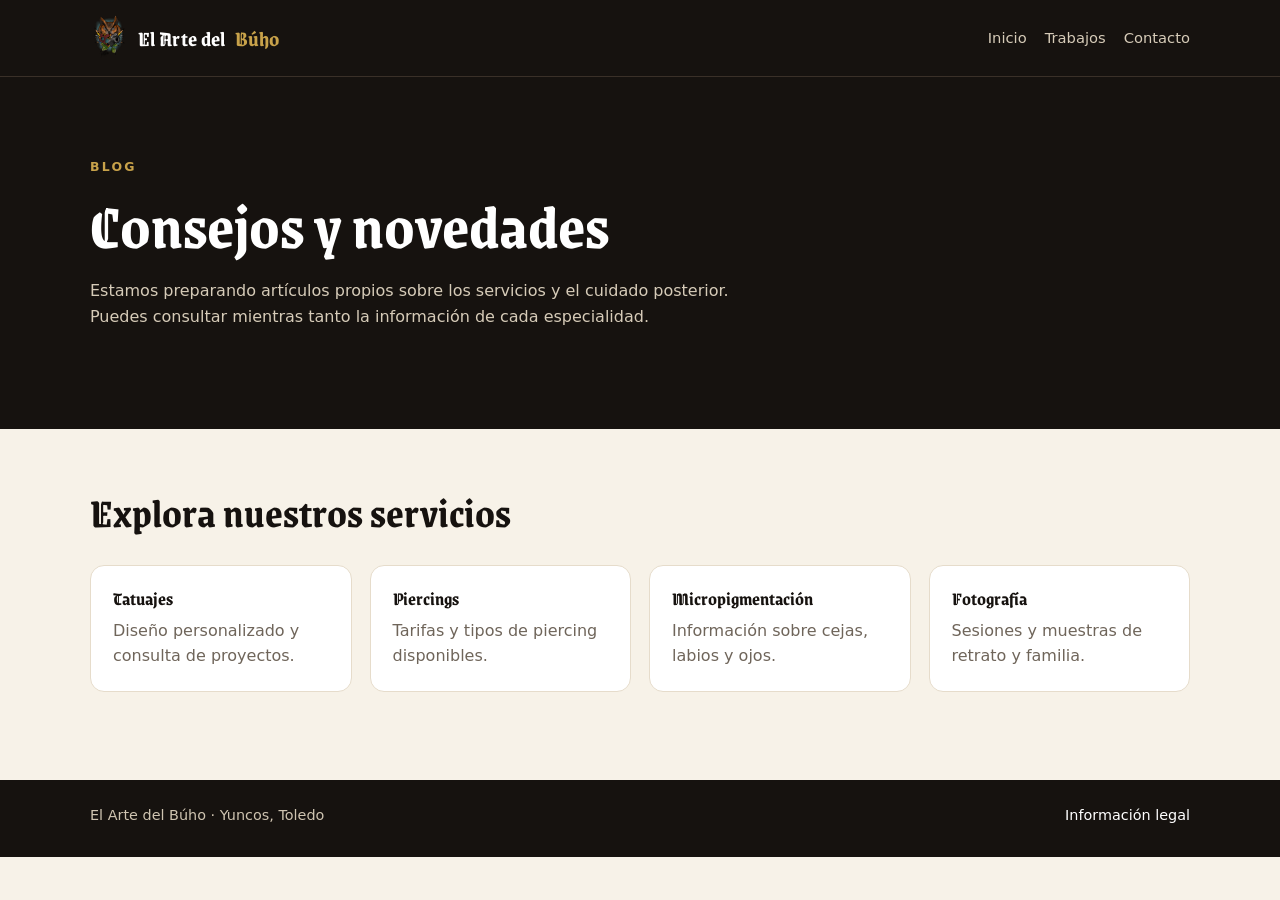
<file: blog.html>
<!DOCTYPE html>
<html lang="es">
<head>
<meta charset="utf-8">
<meta name="viewport" content="width=device-width, initial-scale=1">
<title>Blog · El Arte del Búho</title>
<meta name="description" content="Novedades e información del estudio El Arte del Búho.">
<link rel="icon" type="image/png" href="IMG/logo-small.png">
<link rel="stylesheet" href="styles.css">
<link rel="stylesheet" href="pagina-servicio.css">
</head>
<body>
<header class="subpage-header"><div class="wrap">
 <a class="logo" href="El Arte del Búho · Web corporativa.html"><img src="IMG/logo-small.png" alt="">El Arte del <span>Búho</span></a>
 <nav class="page-links" aria-label="Principal"><a href="El Arte del Búho · Web corporativa.html">Inicio</a><a href="trabajos.html">Trabajos</a><a href="contacto.html">Contacto</a></nav>
</div></header>
<main class="subpage-main">
 <section class="subpage-hero"><div class="wrap">
  <span class="eyebrow">Blog</span><h1>Consejos y novedades</h1>
  <p>Estamos preparando artículos propios sobre los servicios y el cuidado posterior. Puedes consultar mientras tanto la información de cada especialidad.</p>
 </div></section>
 <section class="subpage-content"><div class="wrap">
  <h2>Explora nuestros servicios</h2>
  <div class="subpage-cards">
   <article><h3><a href="tatuajes.html">Tatuajes</a></h3><p>Diseño personalizado y consulta de proyectos.</p></article>
   <article><h3><a href="piercings.html">Piercings</a></h3><p>Tarifas y tipos de piercing disponibles.</p></article>
   <article><h3><a href="micropigmentacion.html">Micropigmentación</a></h3><p>Información sobre cejas, labios y ojos.</p></article>
   <article><h3><a href="fotografia.html">Fotografía</a></h3><p>Sesiones y muestras de retrato y familia.</p></article>
  </div>
 </div></section>
</main>
<footer class="subpage-footer"><div class="wrap"><span>El Arte del Búho · Yuncos, Toledo</span><a href="legal.html">Información legal</a></div></footer>
</body>
</html>
</file>
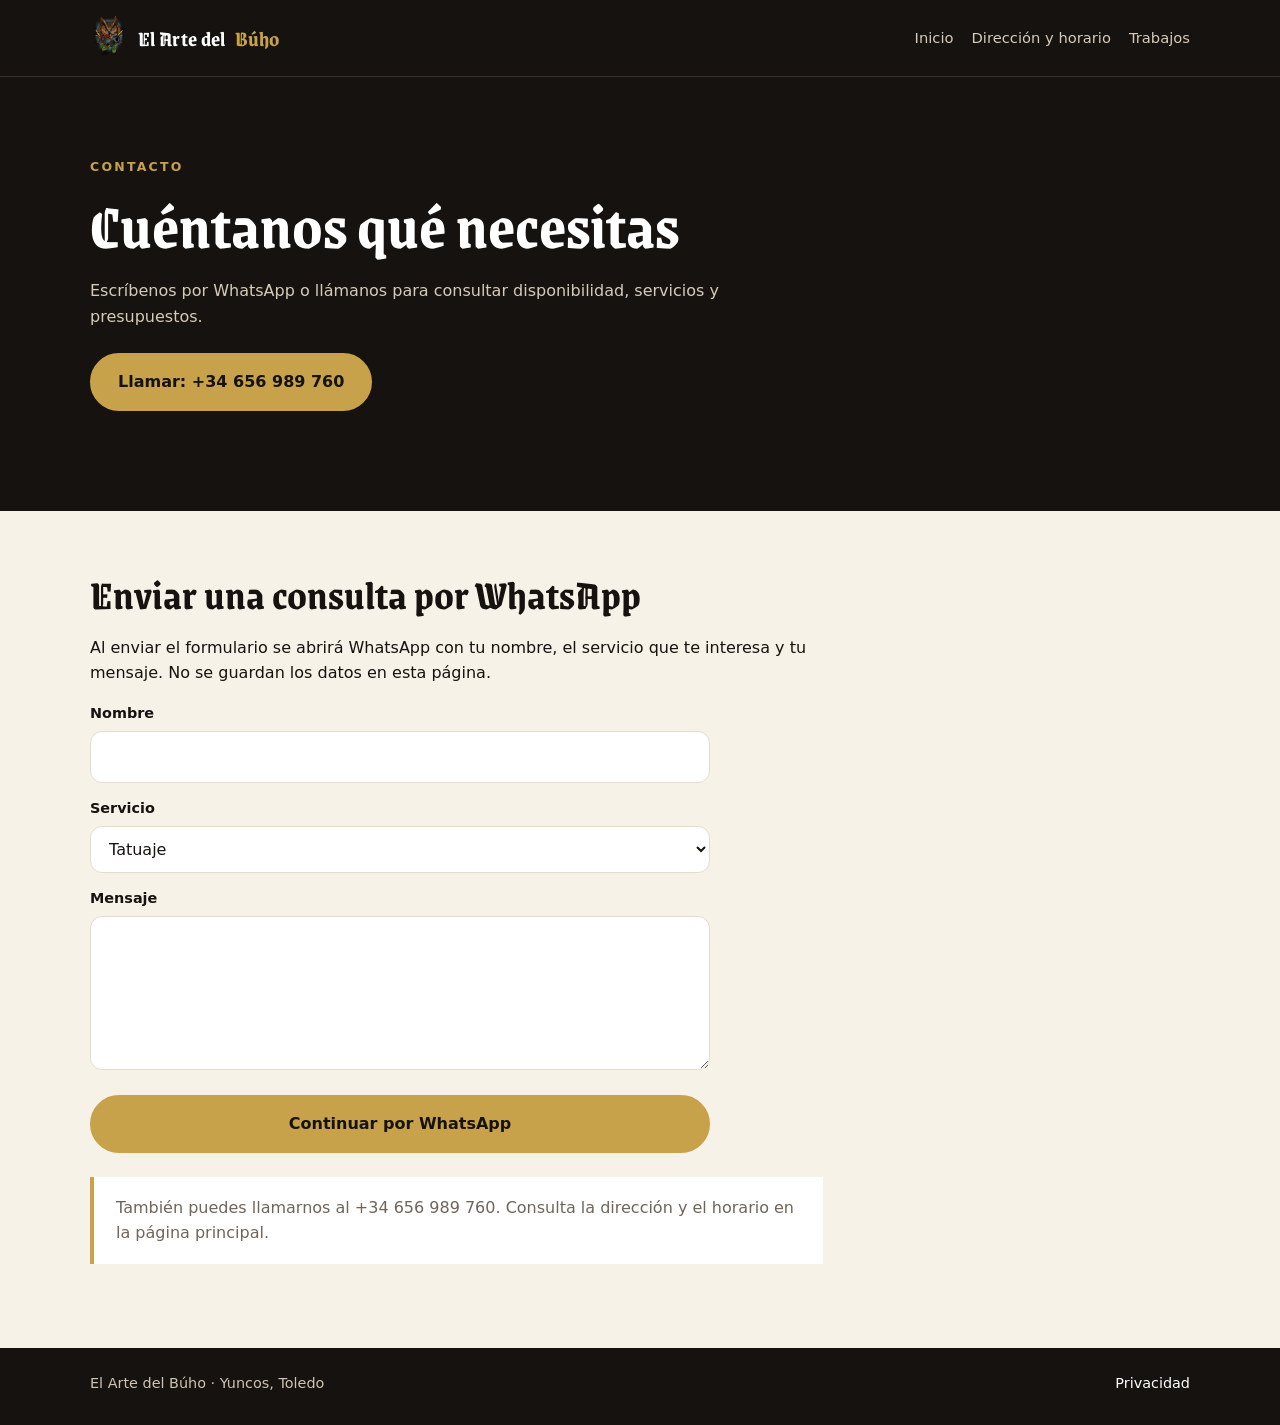
<file: contacto.html>
<!DOCTYPE html>
<html lang="es">
<head>
<meta charset="utf-8">
<meta name="viewport" content="width=device-width, initial-scale=1">
<title>Contacto y citas · El Arte del Búho</title>
<meta name="description" content="Contacta con El Arte del Búho para consultas y citas en Yuncos.">
<link rel="icon" type="image/png" href="IMG/logo-small.png">
<link rel="stylesheet" href="styles.css">
<link rel="stylesheet" href="pagina-servicio.css">
</head>
<body>
<header class="subpage-header"><div class="wrap">
 <a class="logo" href="El Arte del Búho · Web corporativa.html"><img src="IMG/logo-small.png" alt="">El Arte del <span>Búho</span></a>
 <nav class="page-links" aria-label="Principal"><a href="El Arte del Búho · Web corporativa.html">Inicio</a><a href="El Arte del Búho · Web corporativa.html#contacto">Dirección y horario</a><a href="trabajos.html">Trabajos</a></nav>
</div></header>
<main class="subpage-main">
 <section class="subpage-hero"><div class="wrap">
  <span class="eyebrow">Contacto</span><h1>Cuéntanos qué necesitas</h1>
  <p>Escríbenos por WhatsApp o llámanos para consultar disponibilidad, servicios y presupuestos.</p>
  <p><a class="btn" href="tel:+34656989760">Llamar: +34 656 989 760</a></p>
 </div></section>
 <section class="subpage-content"><div class="wrap">
  <h2>Enviar una consulta por WhatsApp</h2>
  <p>Al enviar el formulario se abrirá WhatsApp con tu nombre, el servicio que te interesa y tu mensaje. No se guardan los datos en esta página.</p>
  <form class="subpage-form" id="contactForm">
   <label for="contactName">Nombre</label><input id="contactName" name="name" required autocomplete="name">
   <label for="contactService">Servicio</label>
   <select id="contactService" name="service"><option>Tatuaje</option><option>Piercing o microdermal</option><option>Micropigmentación</option><option>Fotografía</option><option>Otra consulta</option></select>
   <label for="contactMessage">Mensaje</label><textarea id="contactMessage" name="message" rows="5" required></textarea>
   <button class="btn" type="submit">Continuar por WhatsApp</button>
  </form>
  <p class="subpage-note">También puedes llamarnos al +34 656 989 760. Consulta la dirección y el horario en la <a href="El Arte del Búho · Web corporativa.html#contacto">página principal</a>.</p>
 </div></section>
</main>
<footer class="subpage-footer"><div class="wrap"><span>El Arte del Búho · Yuncos, Toledo</span><a href="legal.html#privacidad">Privacidad</a></div></footer>
<script>
document.getElementById('contactForm').addEventListener('submit',function(event){
 event.preventDefault();
 var data=new FormData(event.currentTarget);
 var message='Hola, soy '+data.get('name')+'. Me interesa: '+data.get('service')+'.\n\n'+data.get('message');
 window.location.href='https://wa.me/34656989760?text='+encodeURIComponent(message);
});
</script>
</body>
</html>
</file>
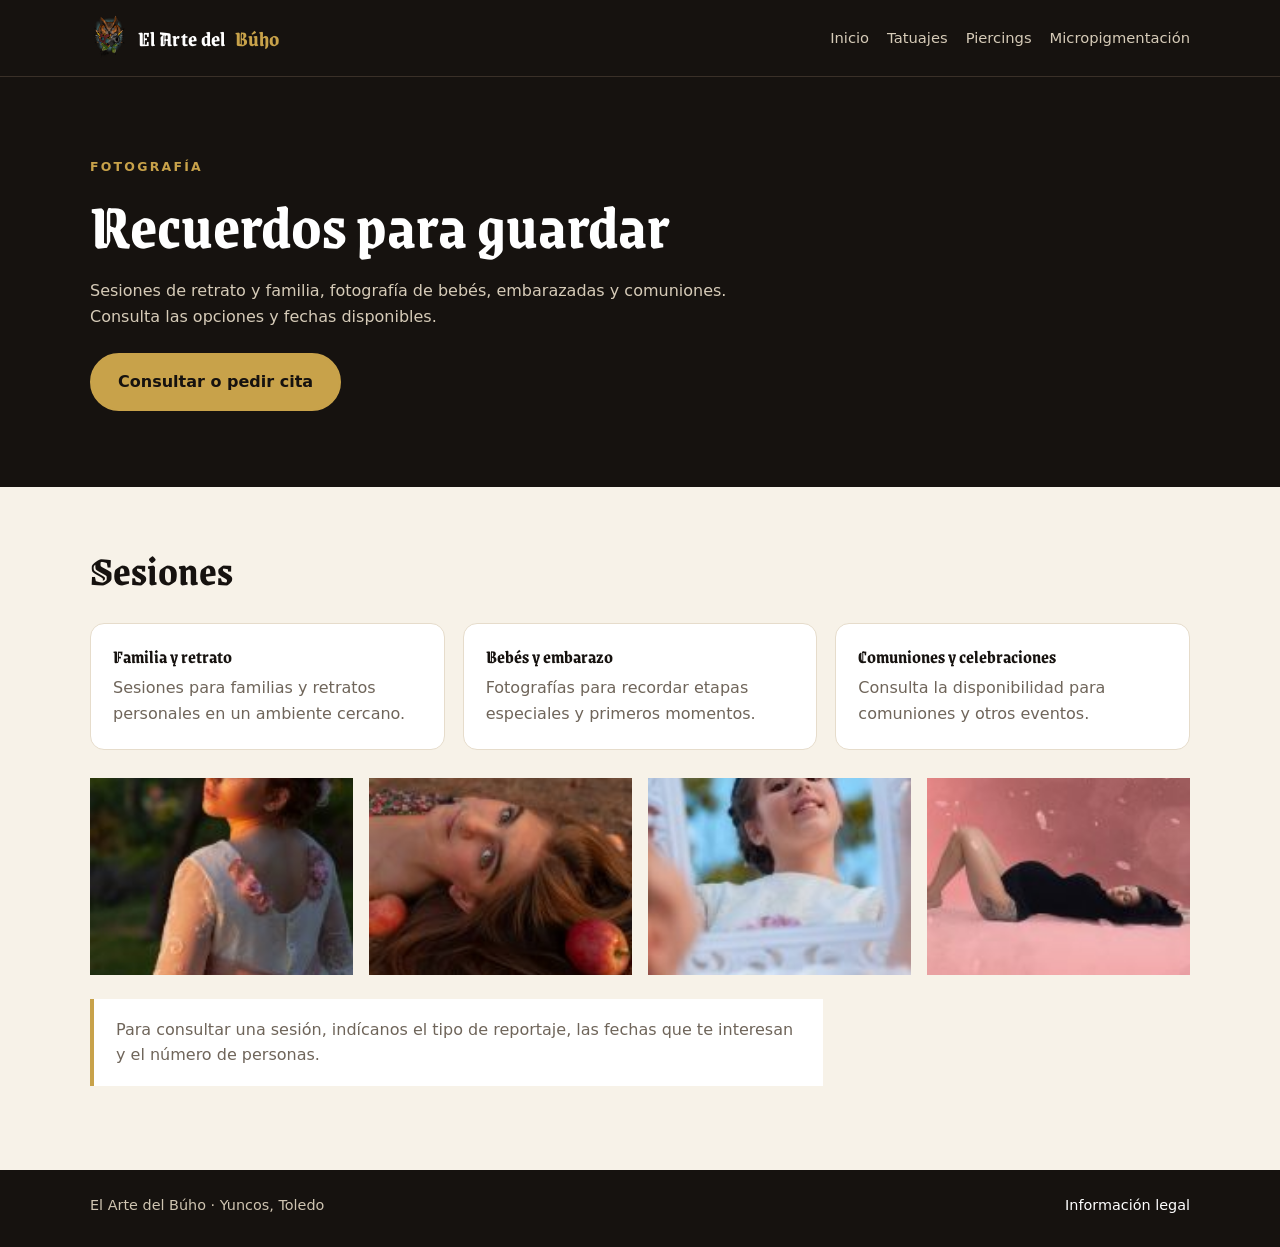
<file: fotografia.html>
<!DOCTYPE html>
<html lang="es">
<head>
<meta charset="utf-8">
<meta name="viewport" content="width=device-width, initial-scale=1">
<title>Fotografía · El Arte del Búho</title>
<meta name="description" content="Sesiones de fotografía de bebés, familias, embarazadas, retratos y comuniones en El Arte del Búho.">
<link rel="icon" type="image/png" href="IMG/logo-small.png">
<link rel="stylesheet" href="styles.css">
<link rel="stylesheet" href="pagina-servicio.css">
</head>
<body>
<header class="subpage-header"><div class="wrap">
 <a class="logo" href="El Arte del Búho · Web corporativa.html"><img src="IMG/logo-small.png" alt="">El Arte del <span>Búho</span></a>
 <nav class="page-links" aria-label="Principal"><a href="El Arte del Búho · Web corporativa.html">Inicio</a><a href="tatuajes.html">Tatuajes</a><a href="piercings.html">Piercings</a><a href="micropigmentacion.html">Micropigmentación</a></nav>
</div></header>
<main class="subpage-main">
 <section class="subpage-hero"><div class="wrap">
  <span class="eyebrow">Fotografía</span><h1>Recuerdos para guardar</h1>
  <p>Sesiones de retrato y familia, fotografía de bebés, embarazadas y comuniones. Consulta las opciones y fechas disponibles.</p>
  <a class="btn" href="contacto.html">Consultar o pedir cita</a>
 </div></section>
 <section class="subpage-content"><div class="wrap">
  <h2>Sesiones</h2>
  <div class="subpage-cards">
   <article><h3>Familia y retrato</h3><p>Sesiones para familias y retratos personales en un ambiente cercano.</p></article>
   <article><h3>Bebés y embarazo</h3><p>Fotografías para recordar etapas especiales y primeros momentos.</p></article>
   <article><h3>Comuniones y celebraciones</h3><p>Consulta la disponibilidad para comuniones y otros eventos.</p></article>
  </div>
  <div class="subpage-gallery">
   <img src="IMG/COMUNION-150x150.jpg" alt="Fotografía de comunión" loading="lazy">
   <img src="IMG/fotos-book-chica-150x150.jpg" alt="Sesión de retrato" loading="lazy">
   <img src="IMG/fotos-originales-comunion-150x150.jpg" alt="Sesión de comunión" loading="lazy">
   <img src="IMG/Maria-Rosa-150x150.jpg" alt="Fotografía de retrato" loading="lazy">
  </div>
  <p class="subpage-note">Para consultar una sesión, indícanos el tipo de reportaje, las fechas que te interesan y el número de personas.</p>
 </div></section>
</main>
<footer class="subpage-footer"><div class="wrap"><span>El Arte del Búho · Yuncos, Toledo</span><a href="legal.html">Información legal</a></div></footer>
</body>
</html>
</file>
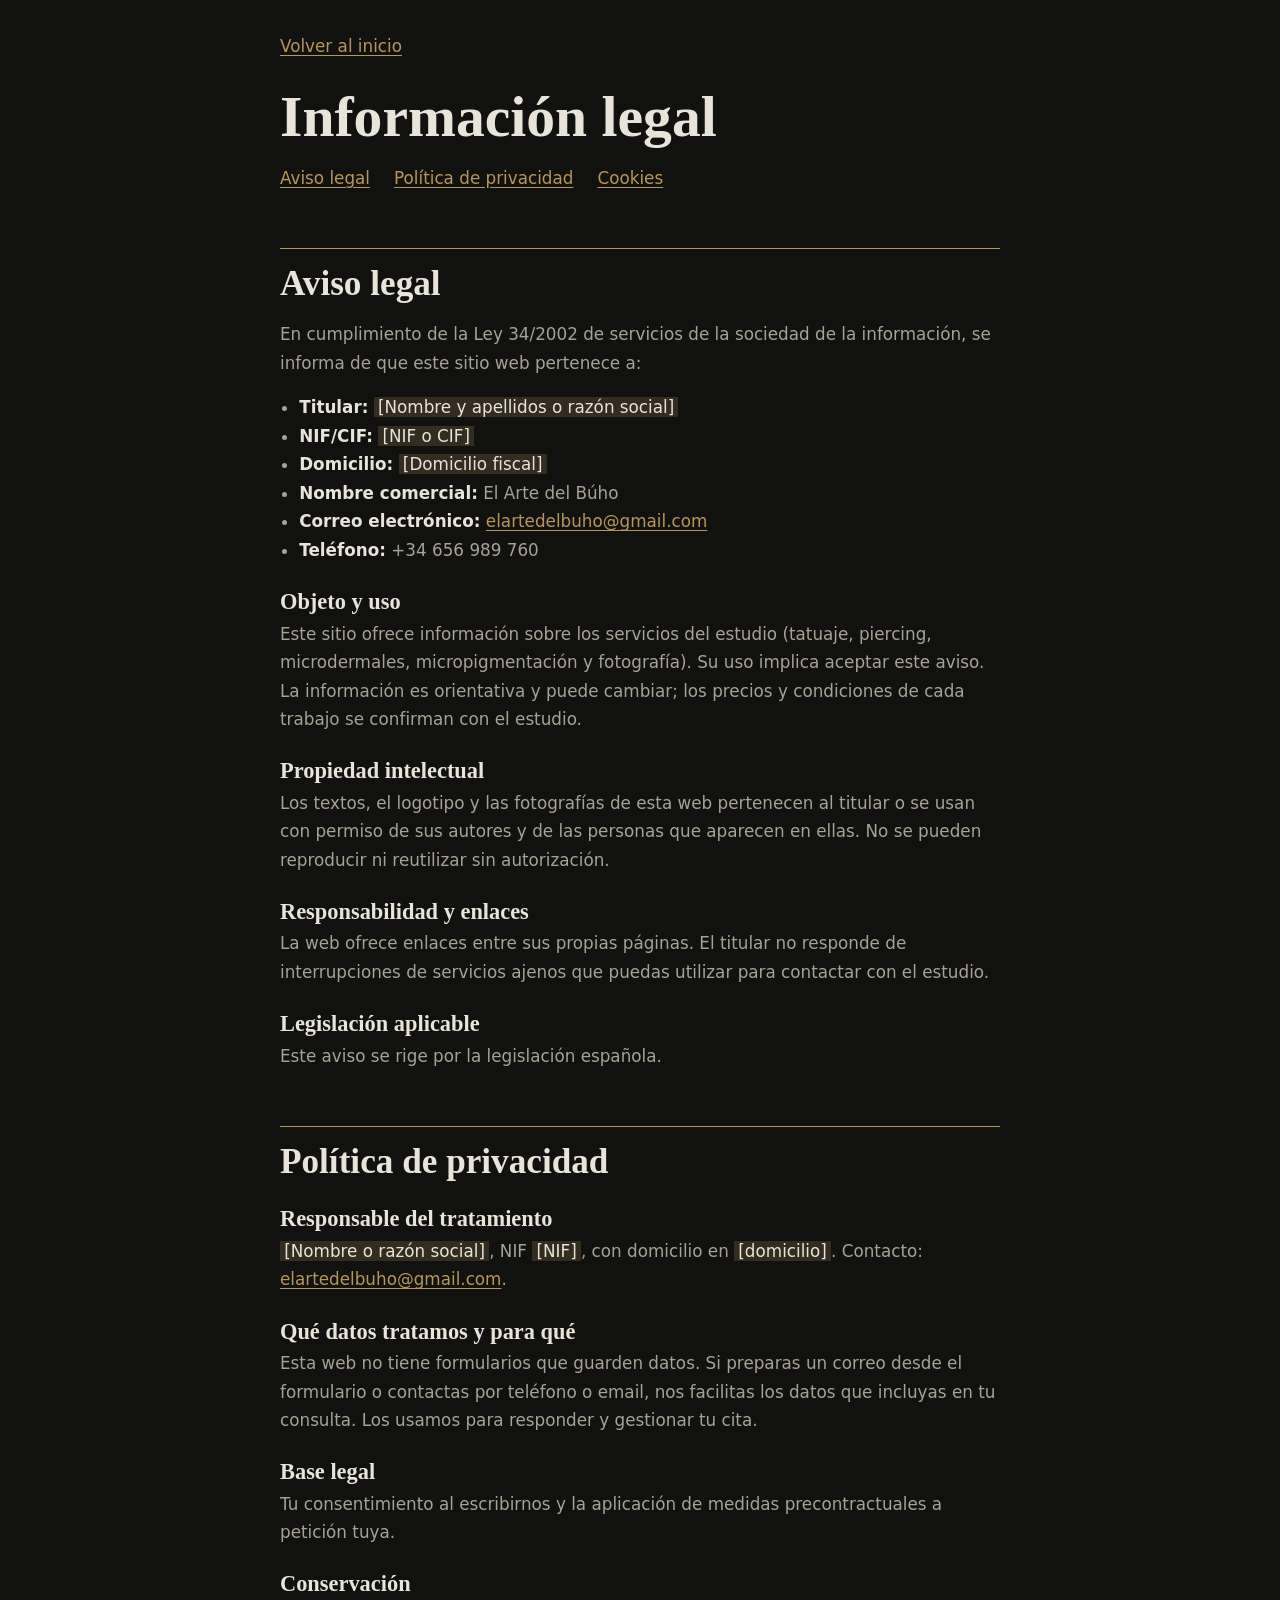
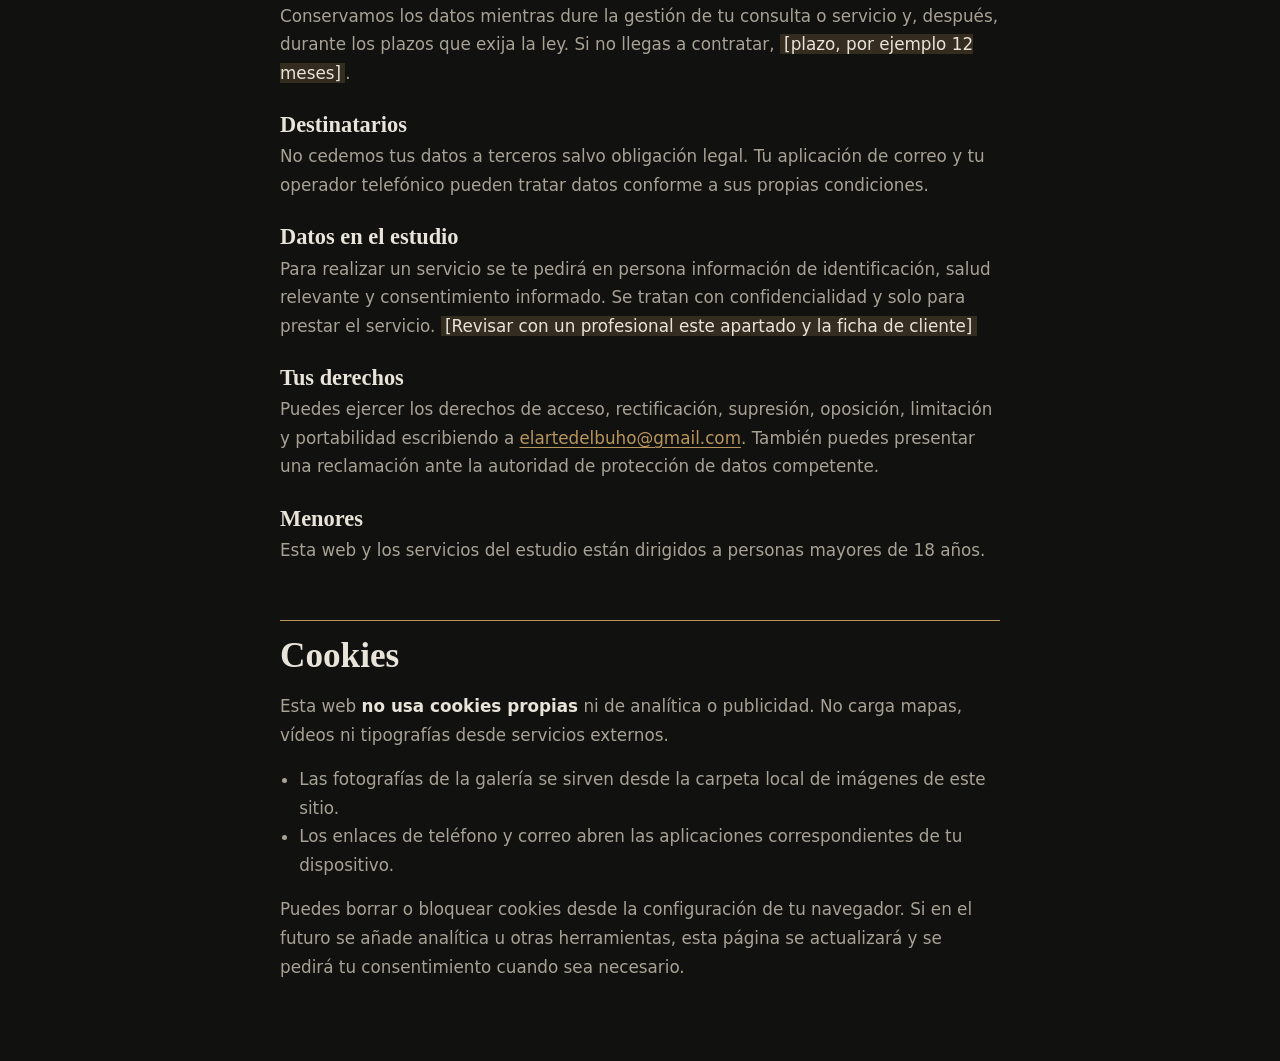
<file: legal_.html>
<!DOCTYPE html>
<html lang="es">
<head>
<meta charset="utf-8">
<meta name="viewport" content="width=device-width, initial-scale=1">
<title>Información legal · El Arte del Búho</title>
<meta name="robots" content="noindex">
<link rel="icon" type="image/png" href="IMG/logo-small.png">
<!-- Plantilla orientativa: completa los campos resaltados y pide a un profesional que la revise antes de publicar. -->
<style>
:root{--ink:#111110;--ink2:#1a1918;--line:#2f2d2a;--bone:#e9e4da;--mute:#a8a295;--eye:#b8955a}
*{box-sizing:border-box;margin:0}
html{scroll-behavior:smooth}
body{background:var(--ink);color:var(--bone);font:400 1.05rem/1.7 'Inter',system-ui,sans-serif;padding:2rem 1.25rem 4rem}
main{max-width:720px;margin:auto}
a{color:var(--eye);text-underline-offset:3px}
:focus-visible{outline:3px solid var(--eye);outline-offset:3px}
h1,h2,h3{font-family:'Grenze Gotisch',Georgia,serif;line-height:1.1}
h1{font-size:clamp(2.4rem,7vw,3.6rem);margin:1.5rem 0 1rem}
h2{font-size:2.2rem;margin:3.5rem 0 1rem;padding-top:1rem;border-top:1px solid var(--eye)}
h3{font-size:1.4rem;margin:1.6rem 0 .3rem}
p,ul{margin-bottom:1rem;color:var(--mute)}ul{padding-left:1.2rem}
strong{color:var(--bone)}
mark{background:#b8955a33;color:var(--bone);padding:0 .25em}
.toc{display:flex;gap:1.5rem;flex-wrap:wrap;margin-bottom:1rem}
</style>
</head>
<body>
<main>
<a href="El Arte del Búho · Web corporativa.html">Volver al inicio</a>
<h1>Información legal</h1>
<nav class="toc" aria-label="Índice"><a href="#aviso-legal">Aviso legal</a><a href="#privacidad">Política de privacidad</a><a href="#cookies">Cookies</a></nav>

<section id="aviso-legal">
<h2>Aviso legal</h2>
<p>En cumplimiento de la Ley 34/2002 de servicios de la sociedad de la información, se informa de que este sitio web pertenece a:</p>
<ul>
<li><strong>Titular:</strong> <mark>[Nombre y apellidos o razón social]</mark></li>
<li><strong>NIF/CIF:</strong> <mark>[NIF o CIF]</mark></li>
<li><strong>Domicilio:</strong> <mark>[Domicilio fiscal]</mark></li>
<li><strong>Nombre comercial:</strong> El Arte del Búho</li>
<li><strong>Correo electrónico:</strong> <a href="mailto:elartedelbuho@gmail.com">elartedelbuho@gmail.com</a></li>
<li><strong>Teléfono:</strong> +34 656 989 760</li>
</ul>
<h3>Objeto y uso</h3>
<p>Este sitio ofrece información sobre los servicios del estudio (tatuaje, piercing, microdermales, micropigmentación y fotografía). Su uso implica aceptar este aviso. La información es orientativa y puede cambiar; los precios y condiciones de cada trabajo se confirman con el estudio.</p>
<h3>Propiedad intelectual</h3>
<p>Los textos, el logotipo y las fotografías de esta web pertenecen al titular o se usan con permiso de sus autores y de las personas que aparecen en ellas. No se pueden reproducir ni reutilizar sin autorización.</p>
<h3>Responsabilidad y enlaces</h3>
<p>La web ofrece enlaces entre sus propias páginas. El titular no responde de interrupciones de servicios ajenos que puedas utilizar para contactar con el estudio.</p>
<h3>Legislación aplicable</h3>
<p>Este aviso se rige por la legislación española.</p>
</section>

<section id="privacidad">
<h2>Política de privacidad</h2>
<h3>Responsable del tratamiento</h3>
<p><mark>[Nombre o razón social]</mark>, NIF <mark>[NIF]</mark>, con domicilio en <mark>[domicilio]</mark>. Contacto: <a href="mailto:elartedelbuho@gmail.com">elartedelbuho@gmail.com</a>.</p>
<h3>Qué datos tratamos y para qué</h3>
<p>Esta web no tiene formularios que guarden datos. Si preparas un correo desde el formulario o contactas por teléfono o email, nos facilitas los datos que incluyas en tu consulta. Los usamos para responder y gestionar tu cita.</p>
<h3>Base legal</h3>
<p>Tu consentimiento al escribirnos y la aplicación de medidas precontractuales a petición tuya.</p>
<h3>Conservación</h3>
<p>Conservamos los datos mientras dure la gestión de tu consulta o servicio y, después, durante los plazos que exija la ley. Si no llegas a contratar, <mark>[plazo, por ejemplo 12 meses]</mark>.</p>
<h3>Destinatarios</h3>
<p>No cedemos tus datos a terceros salvo obligación legal. Tu aplicación de correo y tu operador telefónico pueden tratar datos conforme a sus propias condiciones.</p>
<h3>Datos en el estudio</h3>
<p>Para realizar un servicio se te pedirá en persona información de identificación, salud relevante y consentimiento informado. Se tratan con confidencialidad y solo para prestar el servicio. <mark>[Revisar con un profesional este apartado y la ficha de cliente]</mark></p>
<h3>Tus derechos</h3>
<p>Puedes ejercer los derechos de acceso, rectificación, supresión, oposición, limitación y portabilidad escribiendo a <a href="mailto:elartedelbuho@gmail.com">elartedelbuho@gmail.com</a>. También puedes presentar una reclamación ante la autoridad de protección de datos competente.</p>
<h3>Menores</h3>
<p>Esta web y los servicios del estudio están dirigidos a personas mayores de 18 años.</p>
</section>

<section id="cookies">
<h2>Cookies</h2>
<p>Esta web <strong>no usa cookies propias</strong> ni de analítica o publicidad. No carga mapas, vídeos ni tipografías desde servicios externos.</p>
<ul>
<li>Las fotografías de la galería se sirven desde la carpeta local de imágenes de este sitio.</li>
<li>Los enlaces de teléfono y correo abren las aplicaciones correspondientes de tu dispositivo.</li>
</ul>
<p>Puedes borrar o bloquear cookies desde la configuración de tu navegador. Si en el futuro se añade analítica u otras herramientas, esta página se actualizará y se pedirá tu consentimiento cuando sea necesario.</p>
</section>
</main>
</body>
</html>
</file>
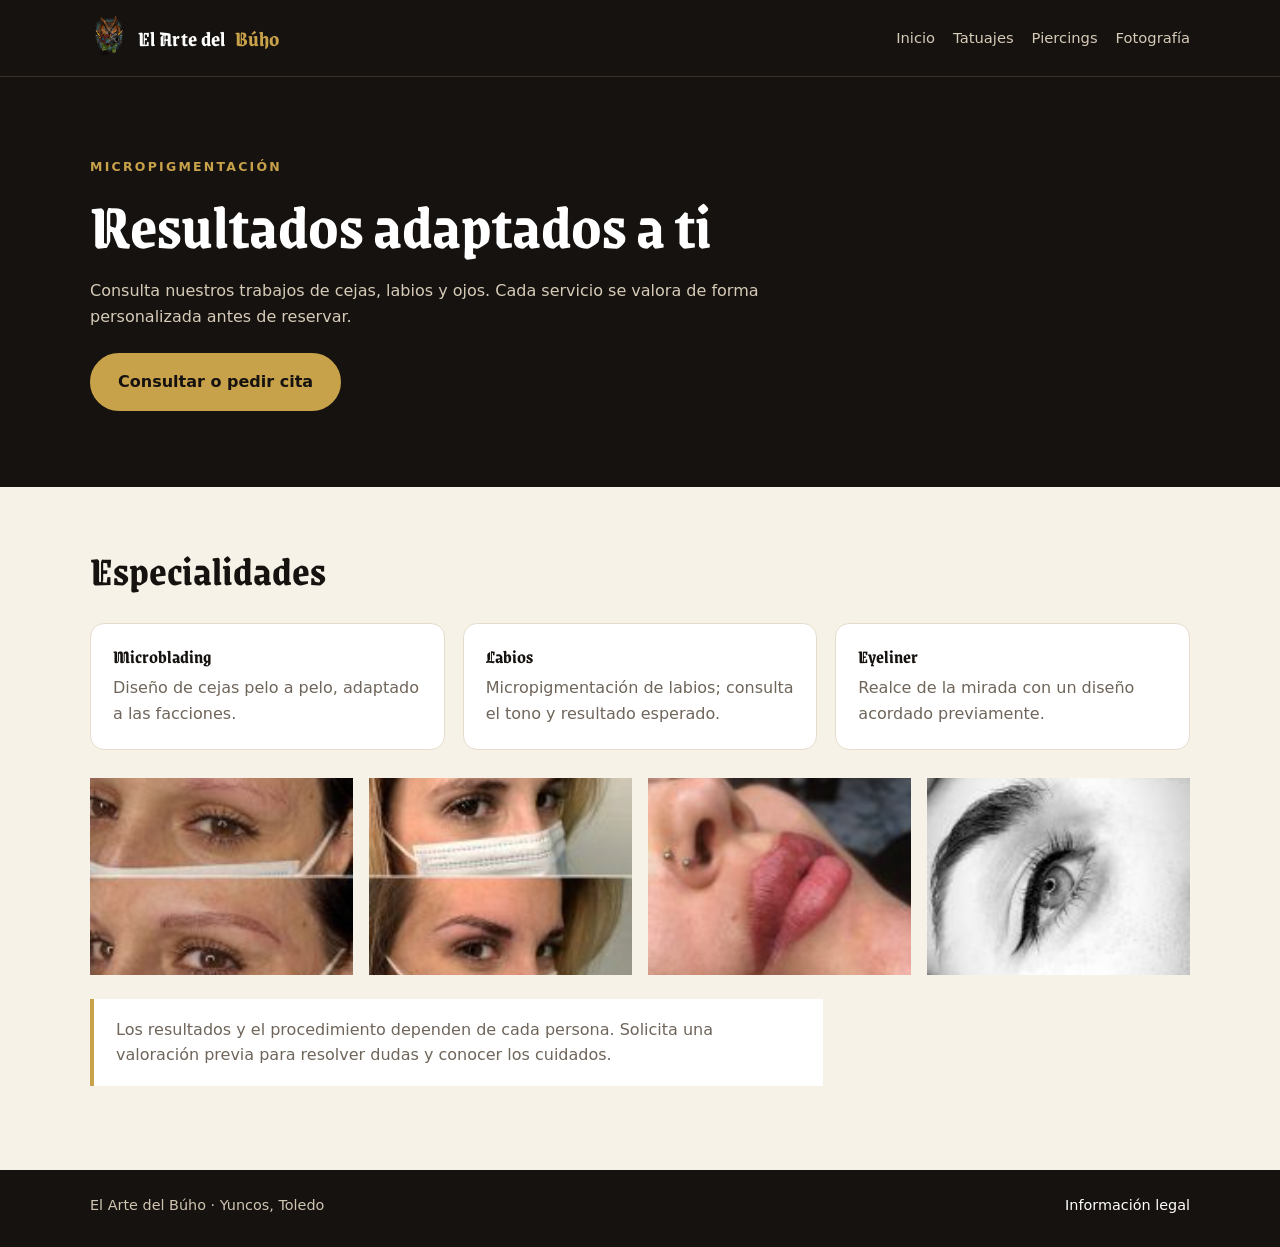
<file: micropigmentacion.html>
<!DOCTYPE html>
<html lang="es">
<head>
<meta charset="utf-8">
<meta name="viewport" content="width=device-width, initial-scale=1">
<title>Micropigmentación · El Arte del Búho</title>
<meta name="description" content="Microblading, micropigmentación de labios y eyeliner en El Arte del Búho.">
<link rel="icon" type="image/png" href="IMG/logo-small.png">
<link rel="stylesheet" href="styles.css">
<link rel="stylesheet" href="pagina-servicio.css">
</head>
<body>
<header class="subpage-header"><div class="wrap">
 <a class="logo" href="El Arte del Búho · Web corporativa.html"><img src="IMG/logo-small.png" alt="">El Arte del <span>Búho</span></a>
 <nav class="page-links" aria-label="Principal"><a href="El Arte del Búho · Web corporativa.html">Inicio</a><a href="tatuajes.html">Tatuajes</a><a href="piercings.html">Piercings</a><a href="fotografia.html">Fotografía</a></nav>
</div></header>
<main class="subpage-main">
 <section class="subpage-hero"><div class="wrap">
  <span class="eyebrow">Micropigmentación</span><h1>Resultados adaptados a ti</h1>
  <p>Consulta nuestros trabajos de cejas, labios y ojos. Cada servicio se valora de forma personalizada antes de reservar.</p>
  <a class="btn" href="contacto.html">Consultar o pedir cita</a>
 </div></section>
 <section class="subpage-content"><div class="wrap">
  <h2>Especialidades</h2>
  <div class="subpage-cards">
   <article><h3>Microblading</h3><p>Diseño de cejas pelo a pelo, adaptado a las facciones.</p></article>
   <article><h3>Labios</h3><p>Micropigmentación de labios; consulta el tono y resultado esperado.</p></article>
   <article><h3>Eyeliner</h3><p>Realce de la mirada con un diseño acordado previamente.</p></article>
  </div>
  <div class="subpage-gallery">
   <img src="IMG/microblading-2-150x150.jpg" alt="Resultado de microblading" loading="lazy">
   <img src="IMG/microblading-8-150x150.jpg" alt="Micropigmentación de cejas" loading="lazy">
   <img src="IMG/labios-1-150x150.jpg" alt="Micropigmentación de labios" loading="lazy">
   <img src="IMG/ojos-1-150x150.jpg" alt="Micropigmentación de ojos" loading="lazy">
  </div>
  <p class="subpage-note">Los resultados y el procedimiento dependen de cada persona. Solicita una valoración previa para resolver dudas y conocer los cuidados.</p>
 </div></section>
</main>
<footer class="subpage-footer"><div class="wrap"><span>El Arte del Búho · Yuncos, Toledo</span><a href="legal.html">Información legal</a></div></footer>
</body>
</html>
</file>
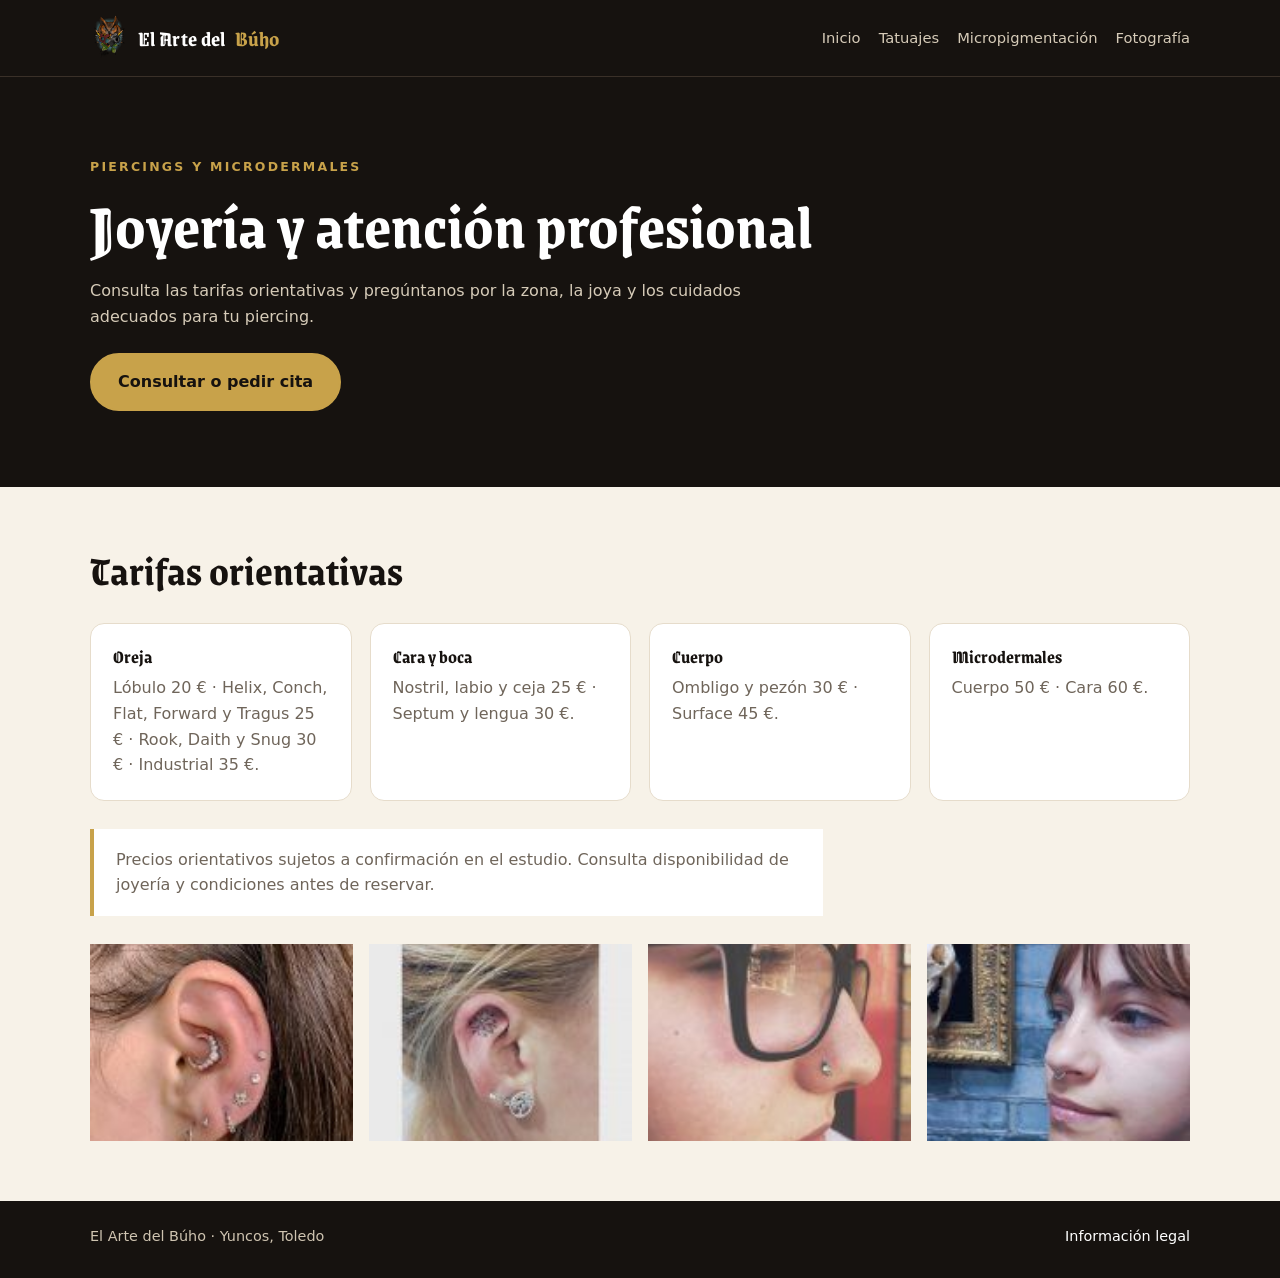
<file: piercings.html>
<!DOCTYPE html>
<html lang="es">
<head>
<meta charset="utf-8">
<meta name="viewport" content="width=device-width, initial-scale=1">
<title>Piercings y microdermales · El Arte del Búho</title>
<meta name="description" content="Información y precios orientativos de piercings y microdermales en El Arte del Búho, Yuncos.">
<link rel="icon" type="image/png" href="IMG/logo-small.png">
<link rel="stylesheet" href="styles.css">
<link rel="stylesheet" href="pagina-servicio.css">
</head>
<body>
<header class="subpage-header"><div class="wrap">
 <a class="logo" href="El Arte del Búho · Web corporativa.html"><img src="IMG/logo-small.png" alt="">El Arte del <span>Búho</span></a>
 <nav class="page-links" aria-label="Principal"><a href="El Arte del Búho · Web corporativa.html">Inicio</a><a href="tatuajes.html">Tatuajes</a><a href="micropigmentacion.html">Micropigmentación</a><a href="fotografia.html">Fotografía</a></nav>
</div></header>
<main class="subpage-main">
 <section class="subpage-hero"><div class="wrap">
  <span class="eyebrow">Piercings y microdermales</span><h1>Joyería y atención profesional</h1>
  <p>Consulta las tarifas orientativas y pregúntanos por la zona, la joya y los cuidados adecuados para tu piercing.</p>
  <a class="btn" href="contacto.html">Consultar o pedir cita</a>
 </div></section>
 <section class="subpage-content"><div class="wrap">
  <h2>Tarifas orientativas</h2>
  <div class="subpage-cards">
   <article><h3>Oreja</h3><p>Lóbulo 20 € · Helix, Conch, Flat, Forward y Tragus 25 € · Rook, Daith y Snug 30 € · Industrial 35 €.</p></article>
   <article><h3>Cara y boca</h3><p>Nostril, labio y ceja 25 € · Septum y lengua 30 €.</p></article>
   <article><h3>Cuerpo</h3><p>Ombligo y pezón 30 € · Surface 45 €.</p></article>
   <article><h3>Microdermales</h3><p>Cuerpo 50 € · Cara 60 €.</p></article>
  </div>
  <p class="subpage-note">Precios orientativos sujetos a confirmación en el estudio. Consulta disponibilidad de joyería y condiciones antes de reservar.</p>
  <div class="subpage-gallery">
   <img src="IMG/piercing-oreja-8-150x150.jpg" alt="Piercing de oreja" loading="lazy">
   <img src="IMG/piercing-oreja-20-150x150.jpg" alt="Joya de piercing en la oreja" loading="lazy">
   <img src="IMG/Piercing-Nariz-1-150x150.jpg" alt="Piercing de nariz" loading="lazy">
   <img src="IMG/SEPTUM-PIERCING-150x150.jpg" alt="Piercing septum" loading="lazy">
  </div>
 </div></section>
</main>
<footer class="subpage-footer"><div class="wrap"><span>El Arte del Búho · Yuncos, Toledo</span><a href="legal.html">Información legal</a></div></footer>
</body>
</html>
</file>
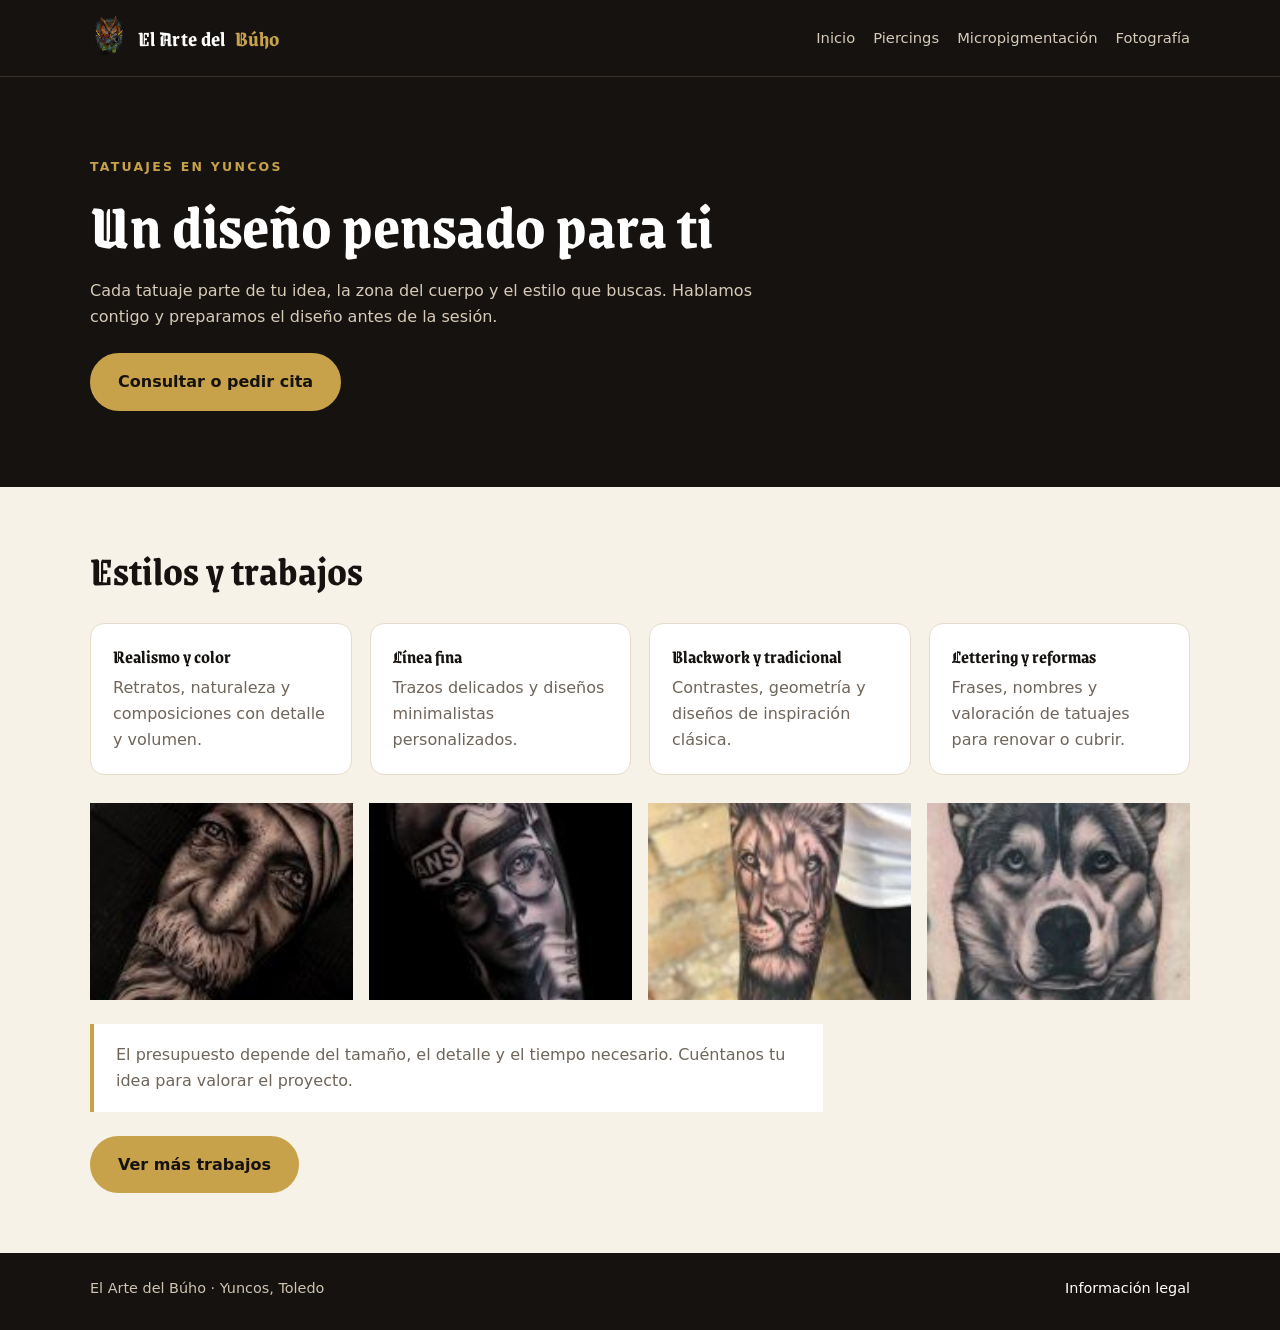
<file: tatuajes.html>
<!DOCTYPE html>
<html lang="es">
<head>
<meta charset="utf-8">
<meta name="viewport" content="width=device-width, initial-scale=1">
<title>Tatuajes · El Arte del Búho</title>
<meta name="description" content="Estilos y trabajos de tatuaje de El Arte del Búho en Yuncos.">
<link rel="icon" type="image/png" href="IMG/logo-small.png">
<link rel="stylesheet" href="styles.css">
<link rel="stylesheet" href="pagina-servicio.css">
</head>
<body>
<header class="subpage-header"><div class="wrap">
 <a class="logo" href="El Arte del Búho · Web corporativa.html"><img src="IMG/logo-small.png" alt="">El Arte del <span>Búho</span></a>
 <nav class="page-links" aria-label="Principal"><a href="El Arte del Búho · Web corporativa.html">Inicio</a><a href="piercings.html">Piercings</a><a href="micropigmentacion.html">Micropigmentación</a><a href="fotografia.html">Fotografía</a></nav>
</div></header>
<main class="subpage-main">
 <section class="subpage-hero"><div class="wrap">
  <span class="eyebrow">Tatuajes en Yuncos</span><h1>Un diseño pensado para ti</h1>
  <p>Cada tatuaje parte de tu idea, la zona del cuerpo y el estilo que buscas. Hablamos contigo y preparamos el diseño antes de la sesión.</p>
  <a class="btn" href="contacto.html">Consultar o pedir cita</a>
 </div></section>
 <section class="subpage-content"><div class="wrap">
  <h2>Estilos y trabajos</h2>
  <div class="subpage-cards">
   <article><h3>Realismo y color</h3><p>Retratos, naturaleza y composiciones con detalle y volumen.</p></article>
   <article><h3>Línea fina</h3><p>Trazos delicados y diseños minimalistas personalizados.</p></article>
   <article><h3>Blackwork y tradicional</h3><p>Contrastes, geometría y diseños de inspiración clásica.</p></article>
   <article><h3>Lettering y reformas</h3><p>Frases, nombres y valoración de tatuajes para renovar o cubrir.</p></article>
  </div>
  <div class="subpage-gallery">
   <img src="IMG/Rubens-Art-1-150x150.jpg" alt="Tatuaje realizado en el estudio" loading="lazy">
   <img src="IMG/Rubens-Art-2-150x150.jpg" alt="Trabajo de tatuaje del estudio" loading="lazy">
   <img src="IMG/JoJo-2-3-150x150.jpeg" alt="Tatuaje de la colección del estudio" loading="lazy">
   <img src="IMG/Jojo-7-150x150.jpg" alt="Diseño tatuado en el estudio" loading="lazy">
  </div>
  <p class="subpage-note">El presupuesto depende del tamaño, el detalle y el tiempo necesario. Cuéntanos tu idea para valorar el proyecto.</p>
  <a class="btn" href="trabajos.html">Ver más trabajos</a>
 </div></section>
</main>
<footer class="subpage-footer"><div class="wrap"><span>El Arte del Búho · Yuncos, Toledo</span><a href="legal.html">Información legal</a></div></footer>
</body>
</html>
</file>
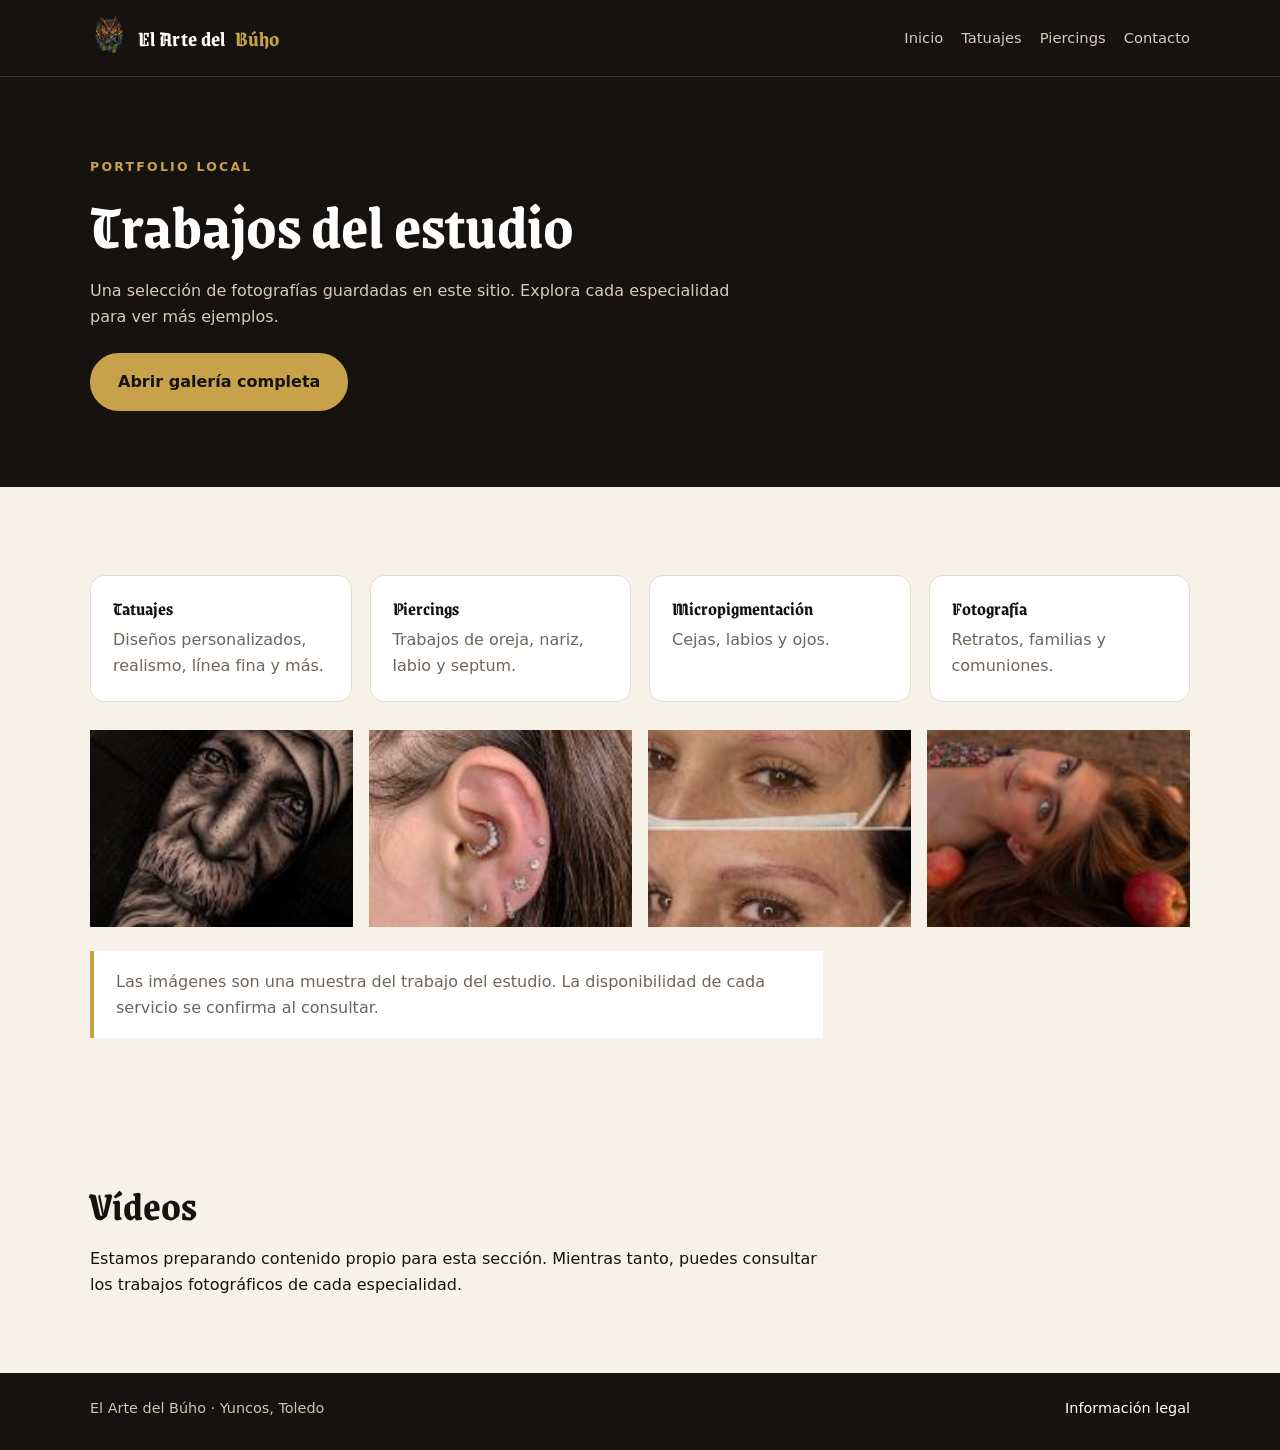
<file: trabajos.html>
<!DOCTYPE html>
<html lang="es">
<head>
<meta charset="utf-8">
<meta name="viewport" content="width=device-width, initial-scale=1">
<title>Trabajos · El Arte del Búho</title>
<meta name="description" content="Selección de trabajos de tatuaje, piercings, micropigmentación y fotografía del estudio.">
<link rel="icon" type="image/png" href="IMG/logo-small.png">
<link rel="stylesheet" href="styles.css">
<link rel="stylesheet" href="pagina-servicio.css">
</head>
<body>
<header class="subpage-header"><div class="wrap">
 <a class="logo" href="El Arte del Búho · Web corporativa.html"><img src="IMG/logo-small.png" alt="">El Arte del <span>Búho</span></a>
 <nav class="page-links" aria-label="Principal"><a href="El Arte del Búho · Web corporativa.html">Inicio</a><a href="tatuajes.html">Tatuajes</a><a href="piercings.html">Piercings</a><a href="contacto.html">Contacto</a></nav>
</div></header>
<main class="subpage-main">
 <section class="subpage-hero"><div class="wrap">
  <span class="eyebrow">Portfolio local</span><h1>Trabajos del estudio</h1>
  <p>Una selección de fotografías guardadas en este sitio. Explora cada especialidad para ver más ejemplos.</p>
  <a class="btn" href="El Arte del Búho · Web corporativa.html#galeria">Abrir galería completa</a>
 </div></section>
 <section class="subpage-content"><div class="wrap">
  <div class="subpage-cards">
   <article><h3><a href="tatuajes.html">Tatuajes</a></h3><p>Diseños personalizados, realismo, línea fina y más.</p></article>
   <article><h3><a href="piercings.html">Piercings</a></h3><p>Trabajos de oreja, nariz, labio y septum.</p></article>
   <article><h3><a href="micropigmentacion.html">Micropigmentación</a></h3><p>Cejas, labios y ojos.</p></article>
   <article><h3><a href="fotografia.html">Fotografía</a></h3><p>Retratos, familias y comuniones.</p></article>
  </div>
  <div class="subpage-gallery">
   <img src="IMG/Rubens-Art-1-150x150.jpg" alt="Tatuaje del estudio" loading="lazy">
   <img src="IMG/piercing-oreja-8-150x150.jpg" alt="Piercing de oreja" loading="lazy">
   <img src="IMG/microblading-2-150x150.jpg" alt="Micropigmentación de cejas" loading="lazy">
   <img src="IMG/fotos-book-chica-150x150.jpg" alt="Fotografía de retrato" loading="lazy">
  </div>
  <p class="subpage-note">Las imágenes son una muestra del trabajo del estudio. La disponibilidad de cada servicio se confirma al consultar.</p>
 </div></section>
 <section class="subpage-content" id="videos"><div class="wrap">
  <h2>Vídeos</h2><p>Estamos preparando contenido propio para esta sección. Mientras tanto, puedes consultar los trabajos fotográficos de cada especialidad.</p>
 </div></section>
</main>
<footer class="subpage-footer"><div class="wrap"><span>El Arte del Búho · Yuncos, Toledo</span><a href="legal.html">Información legal</a></div></footer>
</body>
</html>
</file>
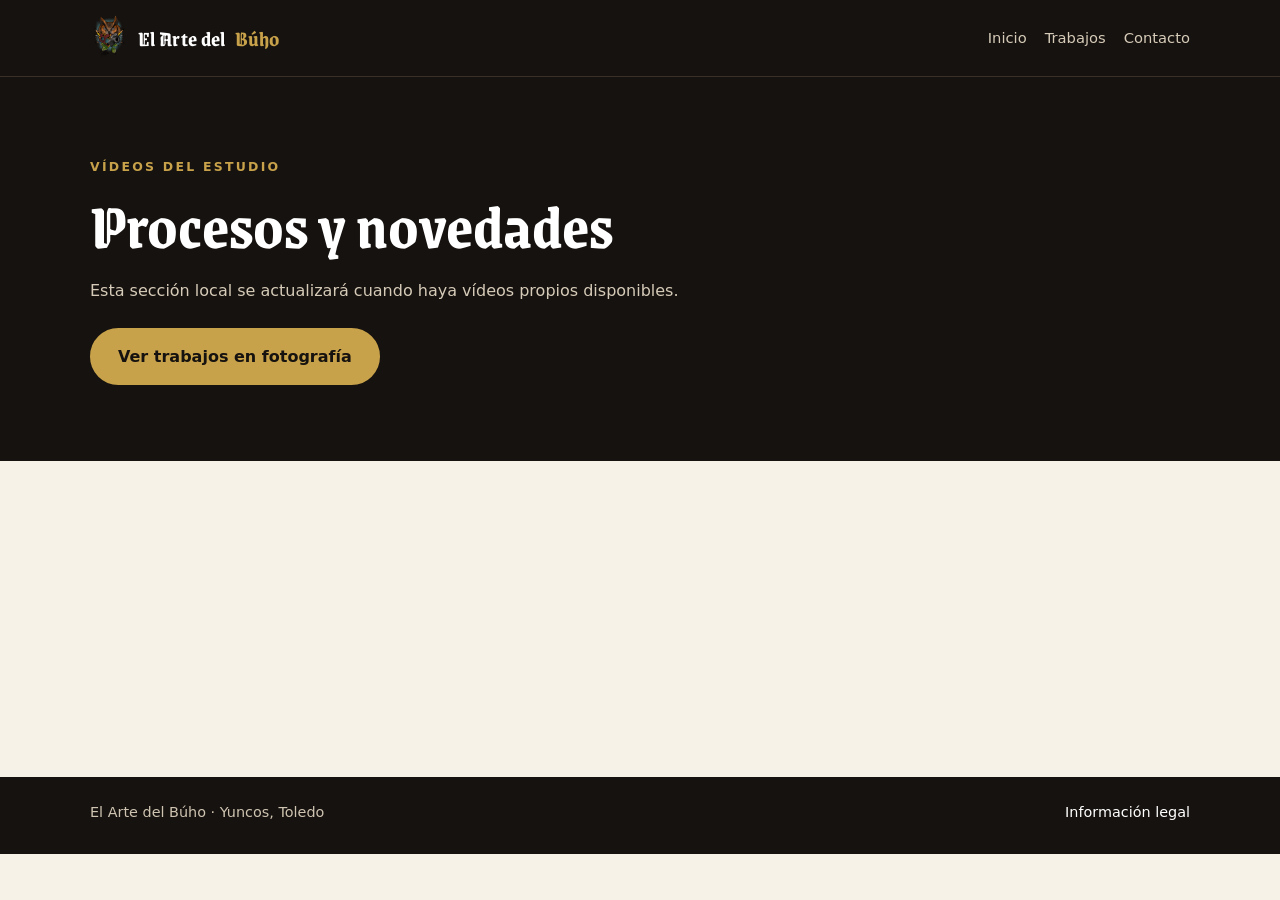
<file: videos.html>
<!DOCTYPE html>
<html lang="es">
<head>
<meta charset="utf-8">
<meta name="viewport" content="width=device-width, initial-scale=1">
<title>Vídeos · El Arte del Búho</title>
<meta name="description" content="Vídeos y novedades de El Arte del Búho.">
<link rel="icon" type="image/png" href="IMG/logo-small.png">
<link rel="stylesheet" href="styles.css">
<link rel="stylesheet" href="pagina-servicio.css">
</head>
<body>
<header class="subpage-header"><div class="wrap">
 <a class="logo" href="El Arte del Búho · Web corporativa.html"><img src="IMG/logo-small.png" alt="">El Arte del <span>Búho</span></a>
 <nav class="page-links" aria-label="Principal"><a href="El Arte del Búho · Web corporativa.html">Inicio</a><a href="trabajos.html">Trabajos</a><a href="contacto.html">Contacto</a></nav>
</div></header>
<main class="subpage-main">
 <section class="subpage-hero"><div class="wrap">
  <span class="eyebrow">Vídeos del estudio</span><h1>Procesos y novedades</h1>
  <p>Esta sección local se actualizará cuando haya vídeos propios disponibles.</p>
  <a class="btn" href="trabajos.html">Ver trabajos en fotografía</a>
 </div></section>
</main>
<footer class="subpage-footer"><div class="wrap"><span>El Arte del Búho · Yuncos, Toledo</span><a href="legal.html">Información legal</a></div></footer>
</body>
</html>
</file>
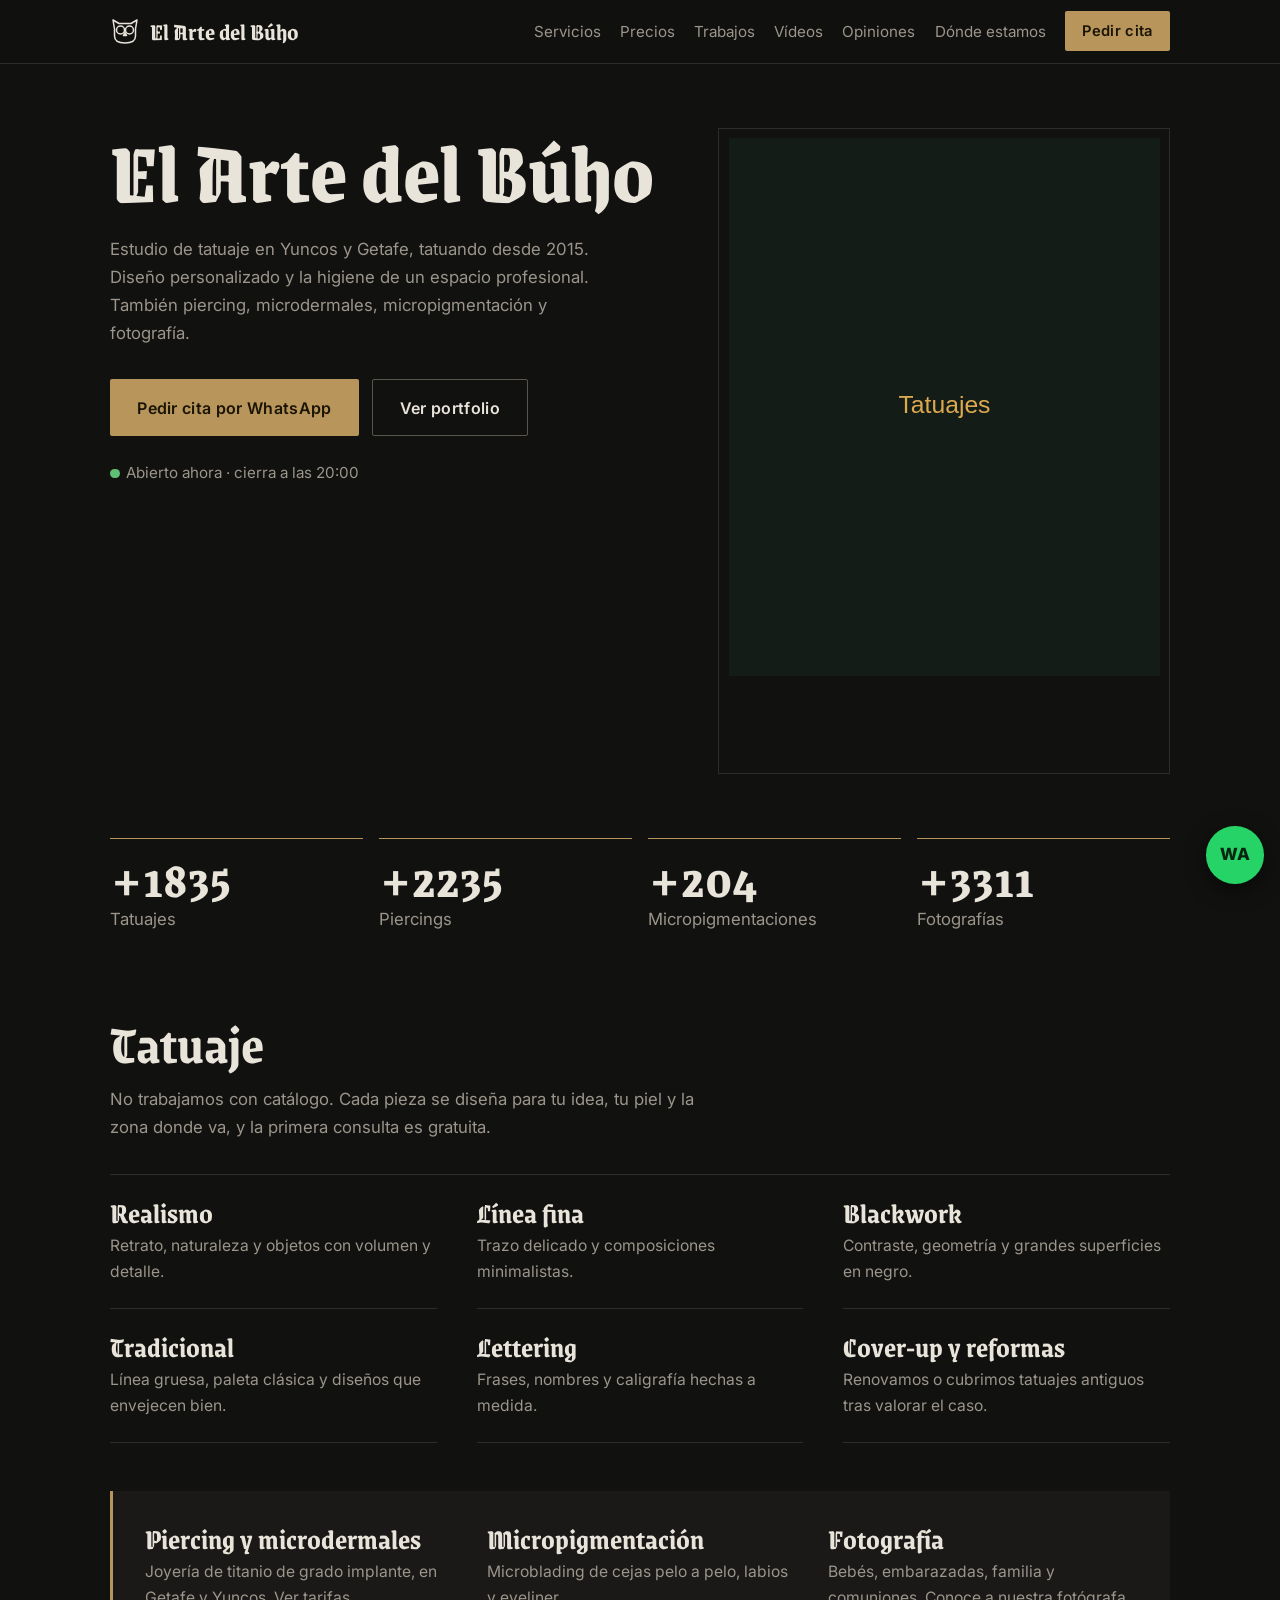
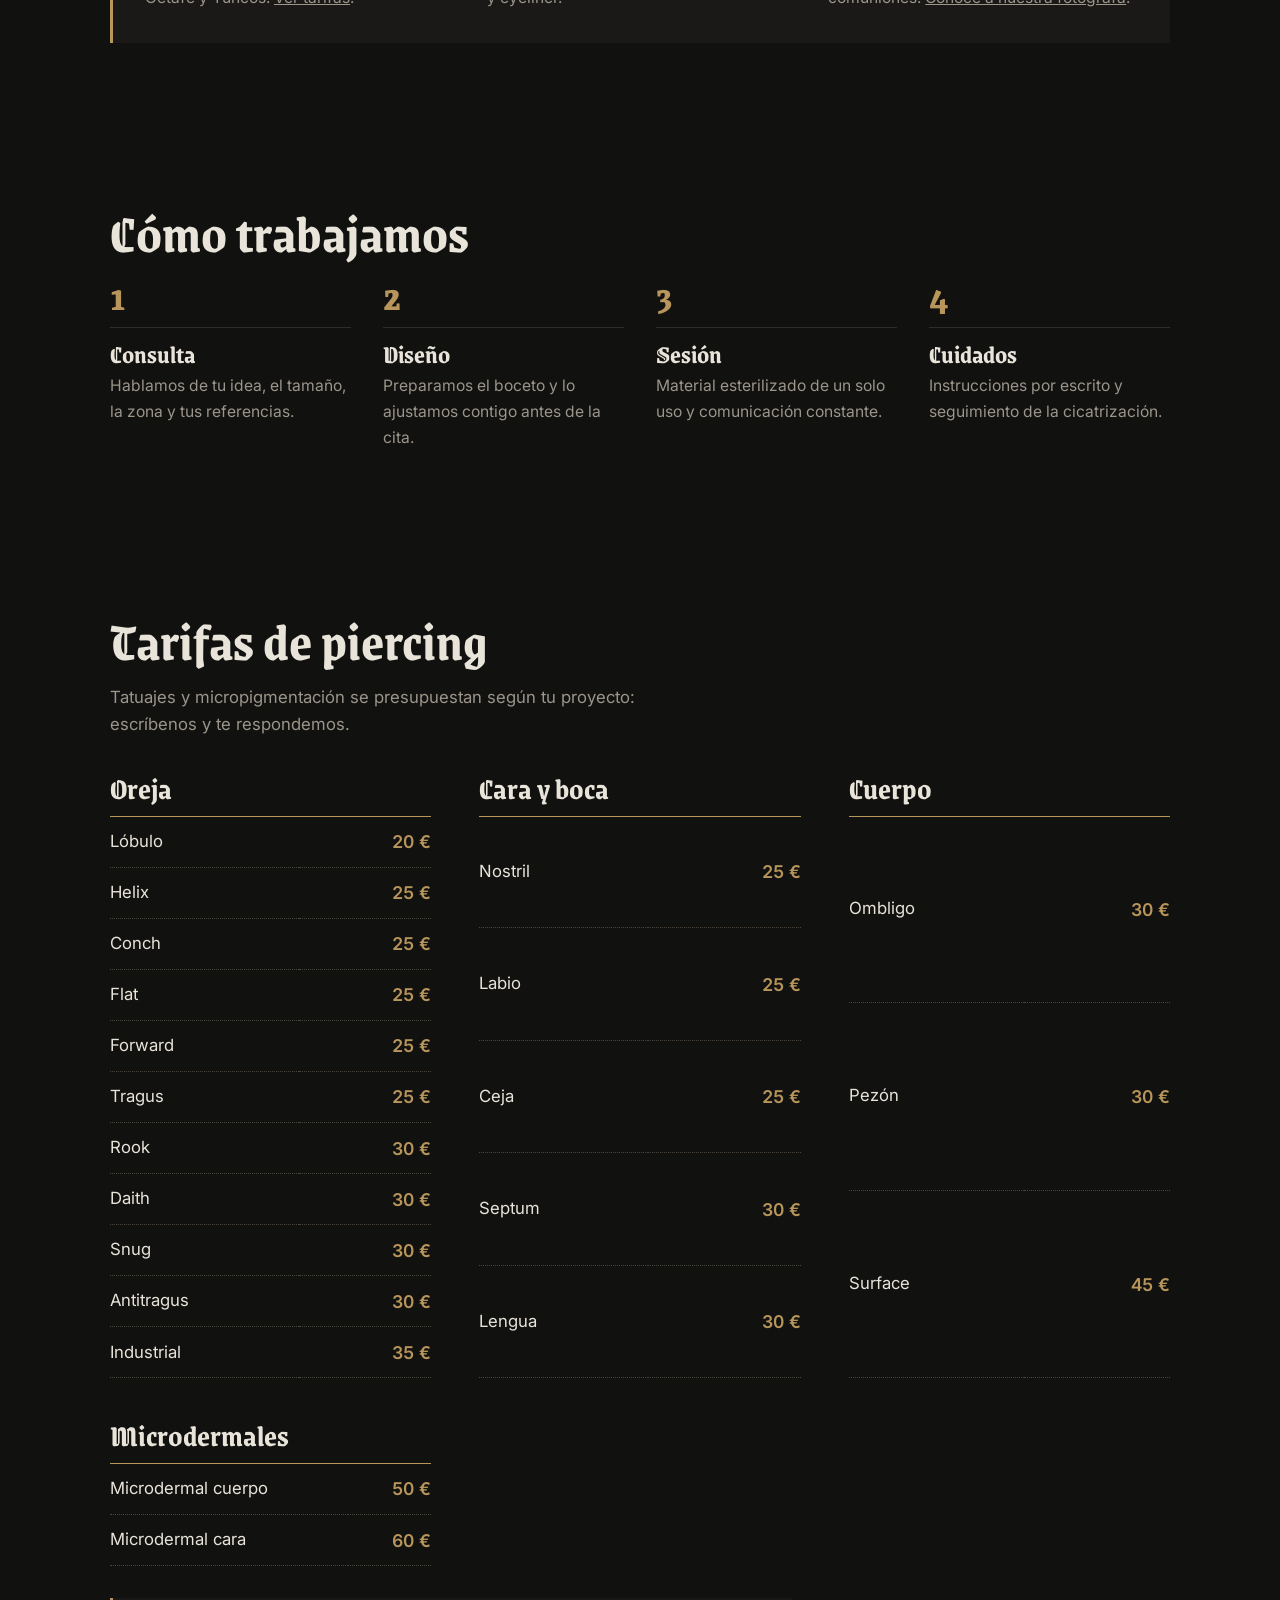
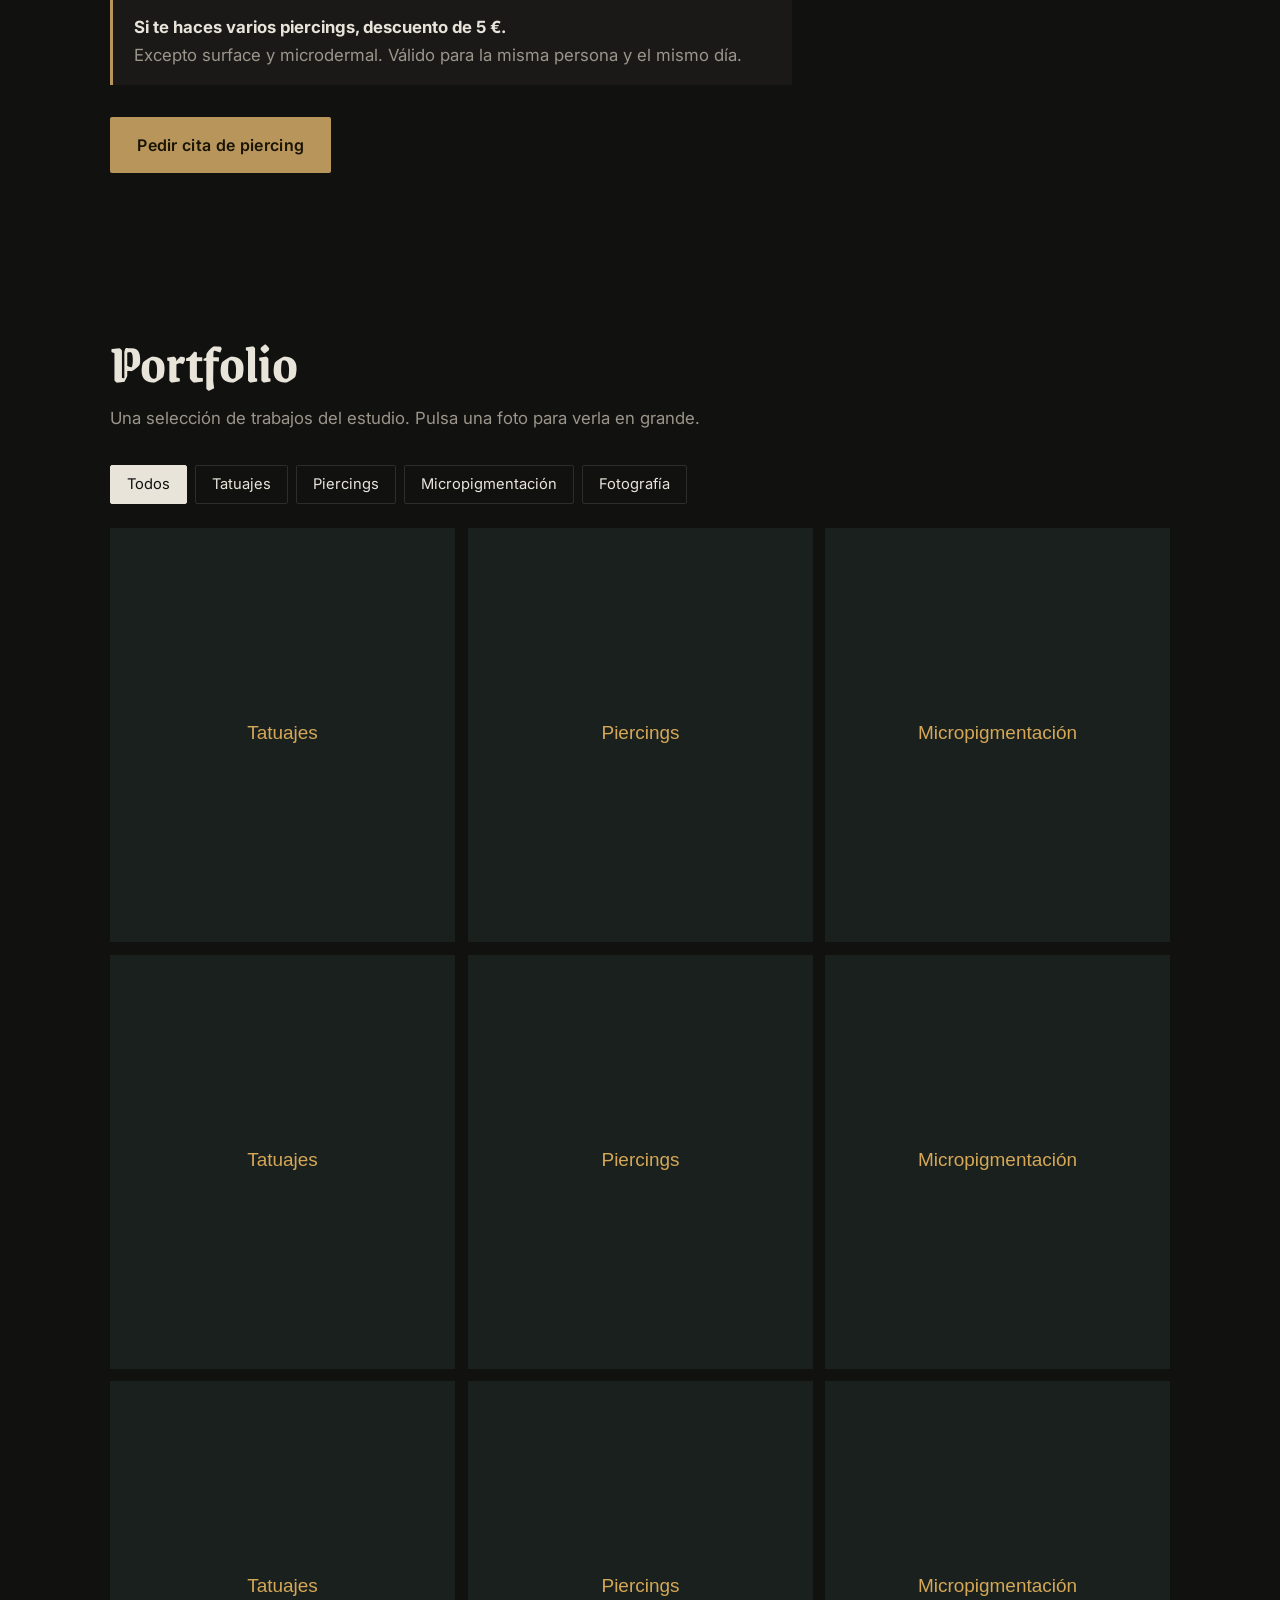
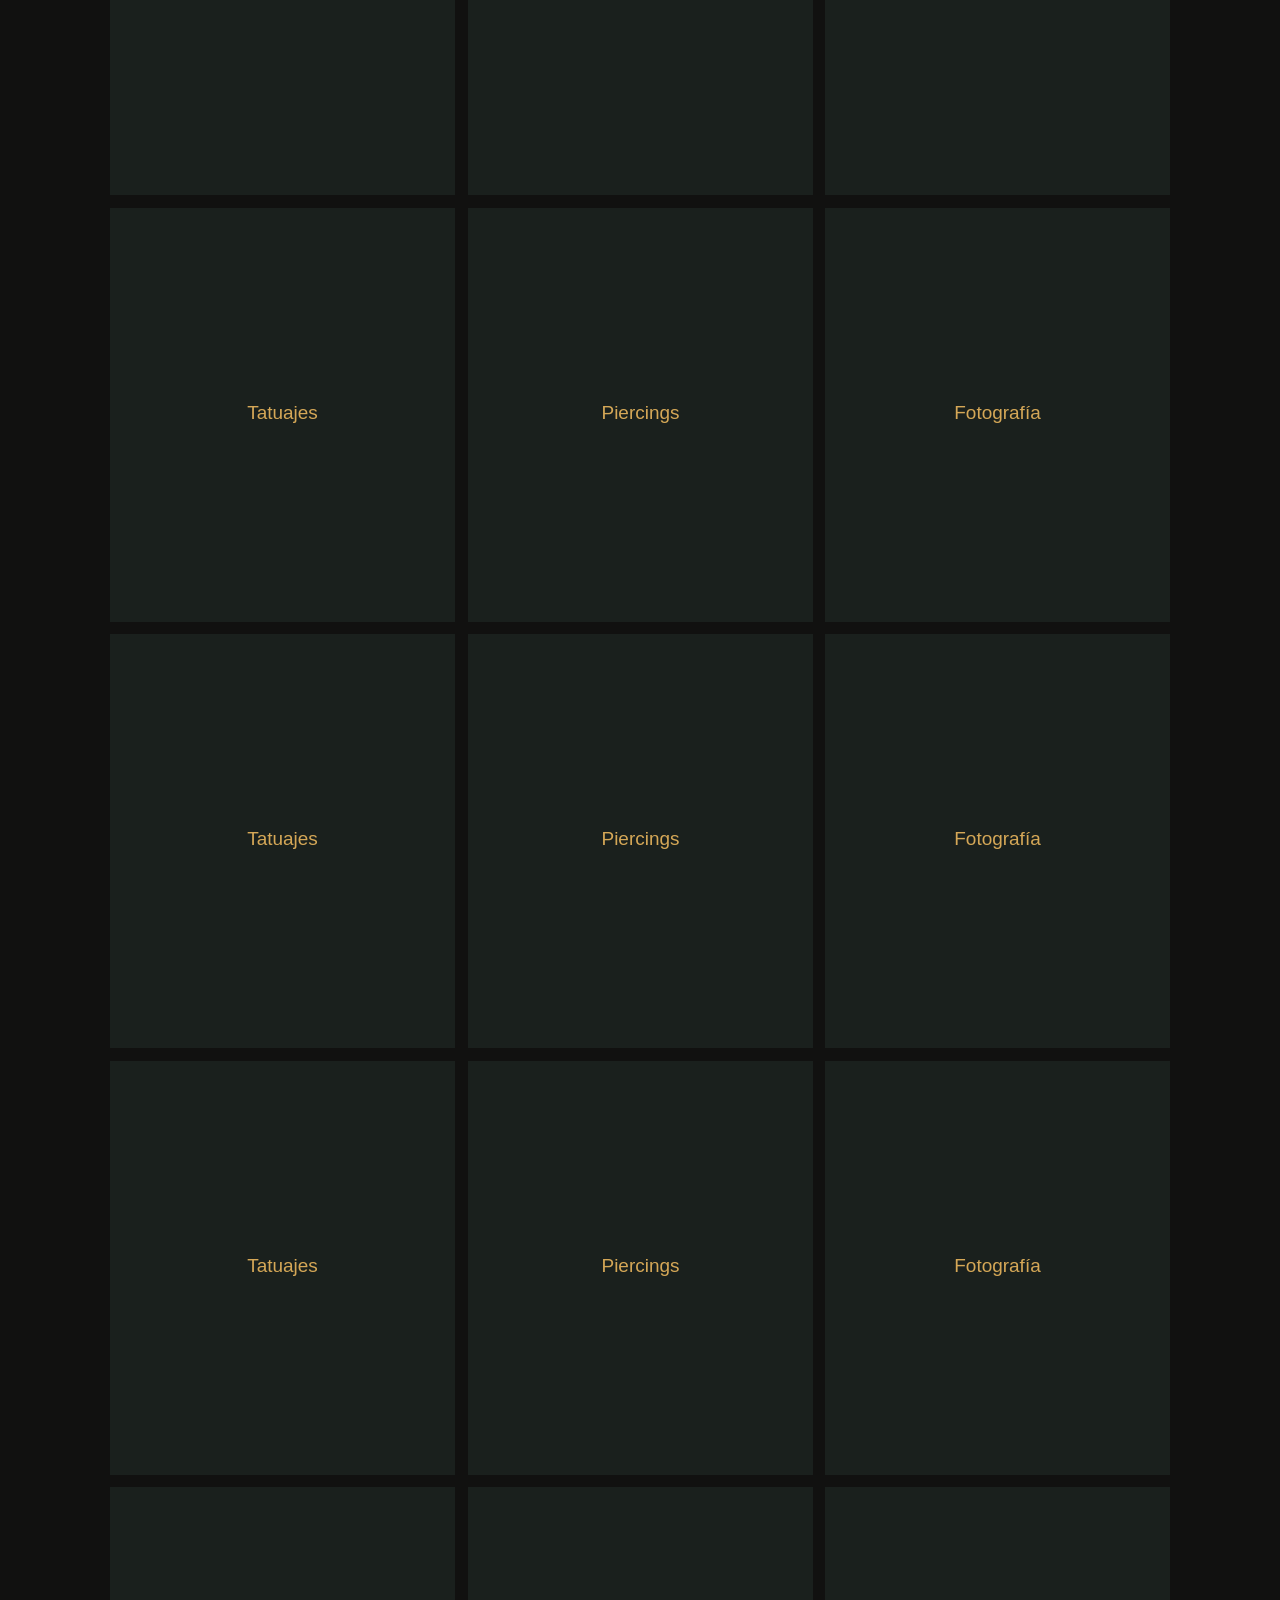
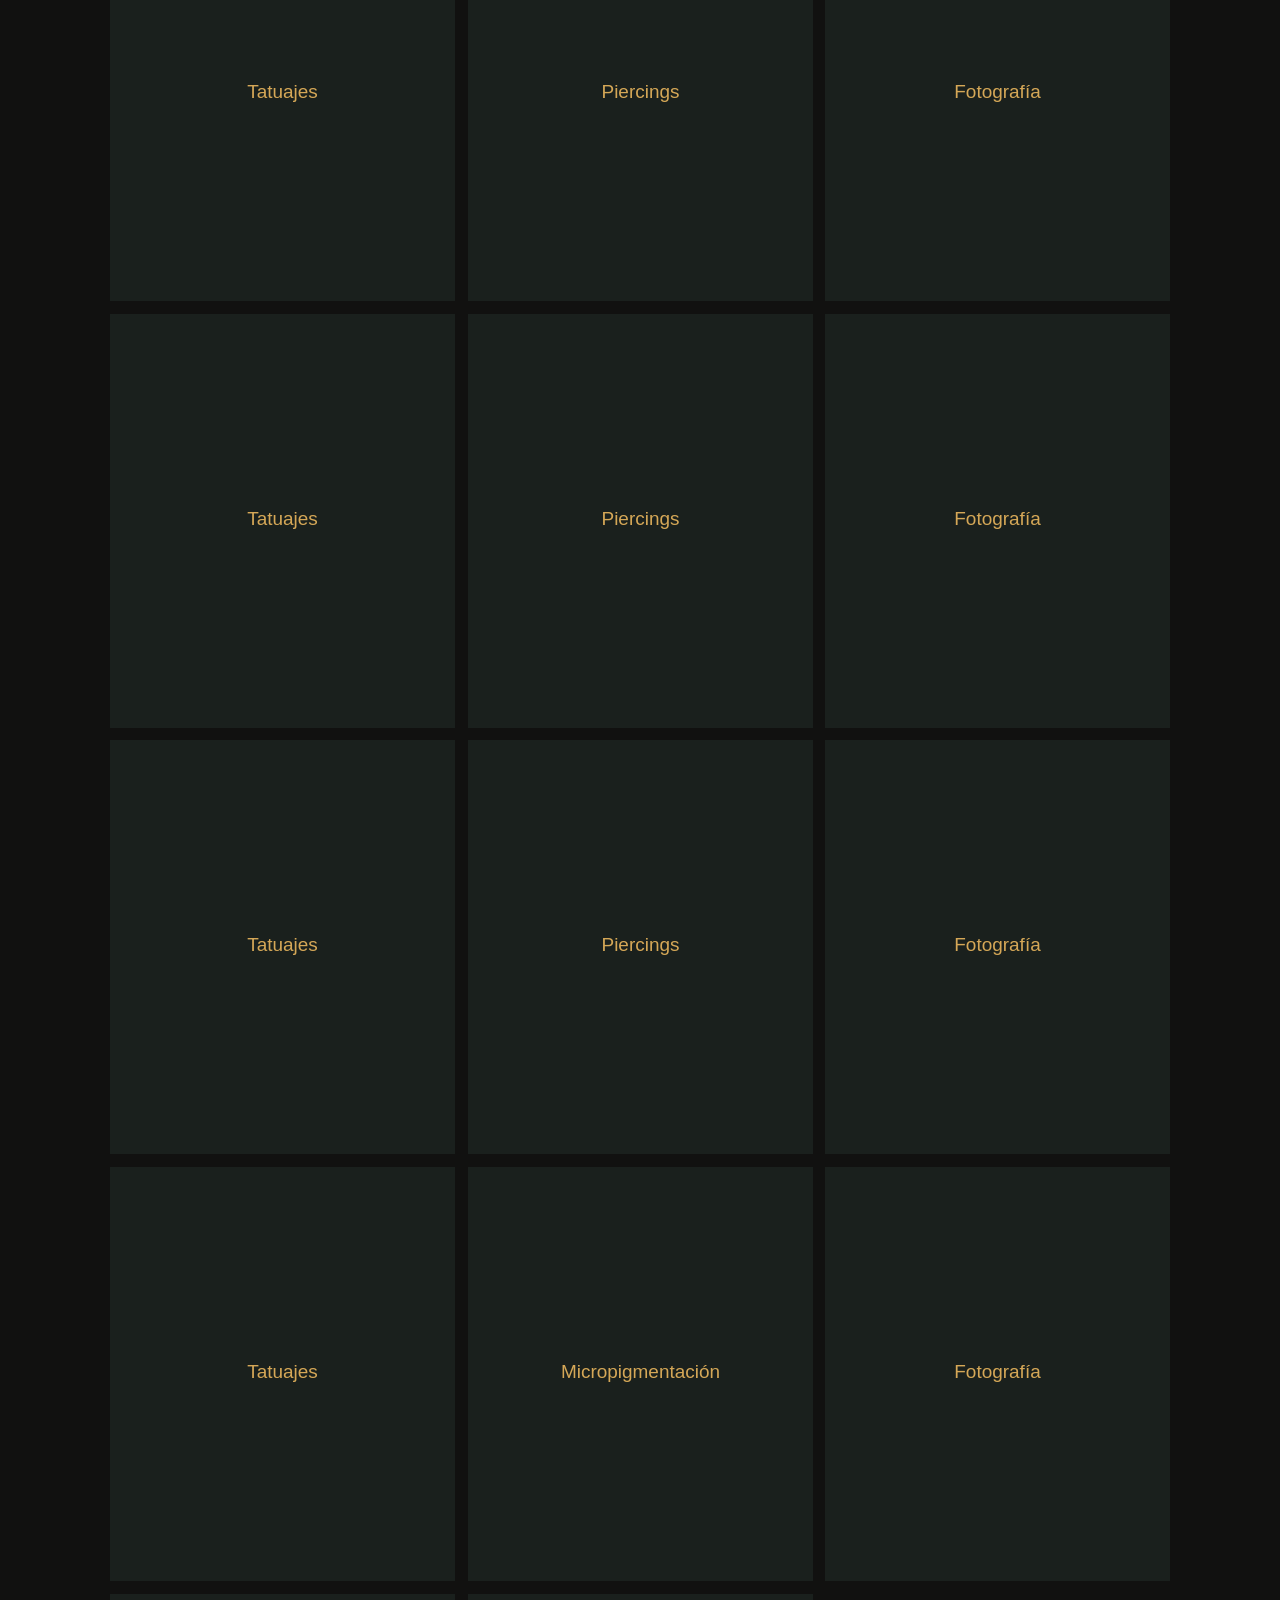
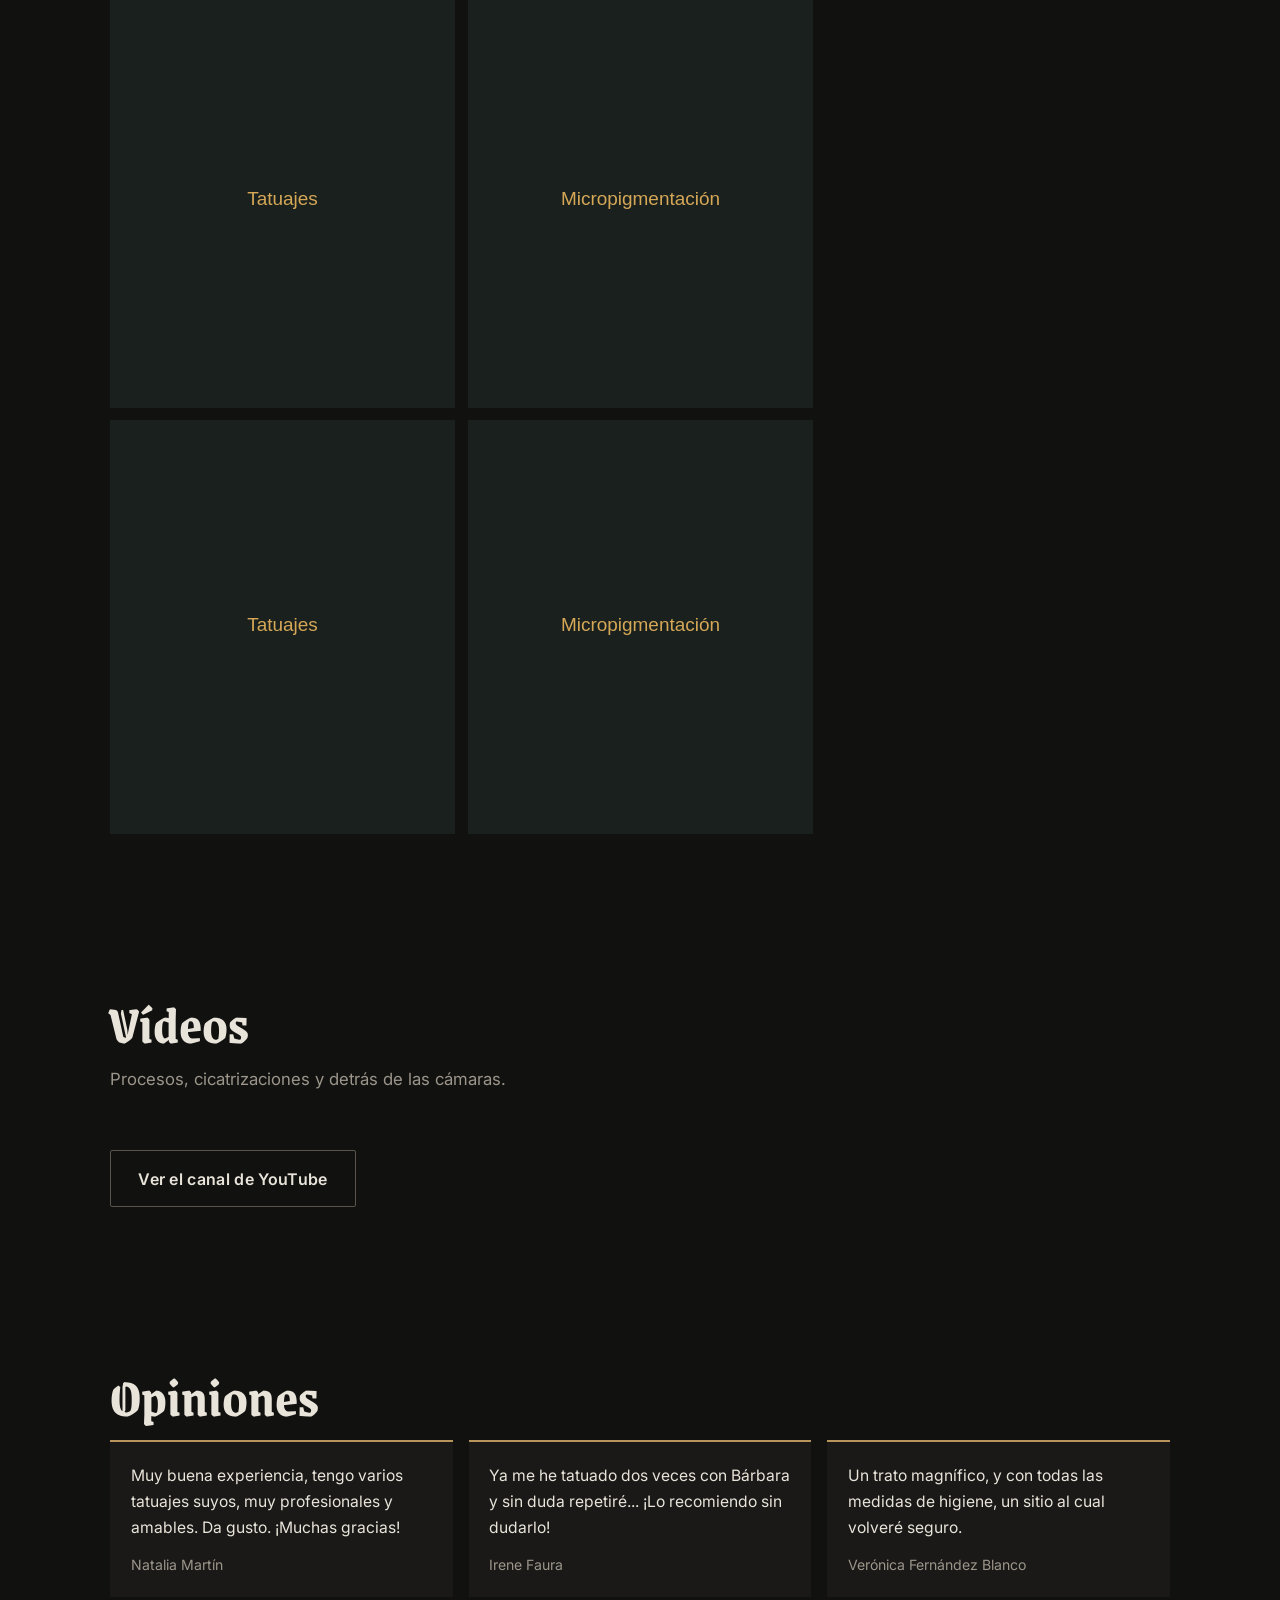
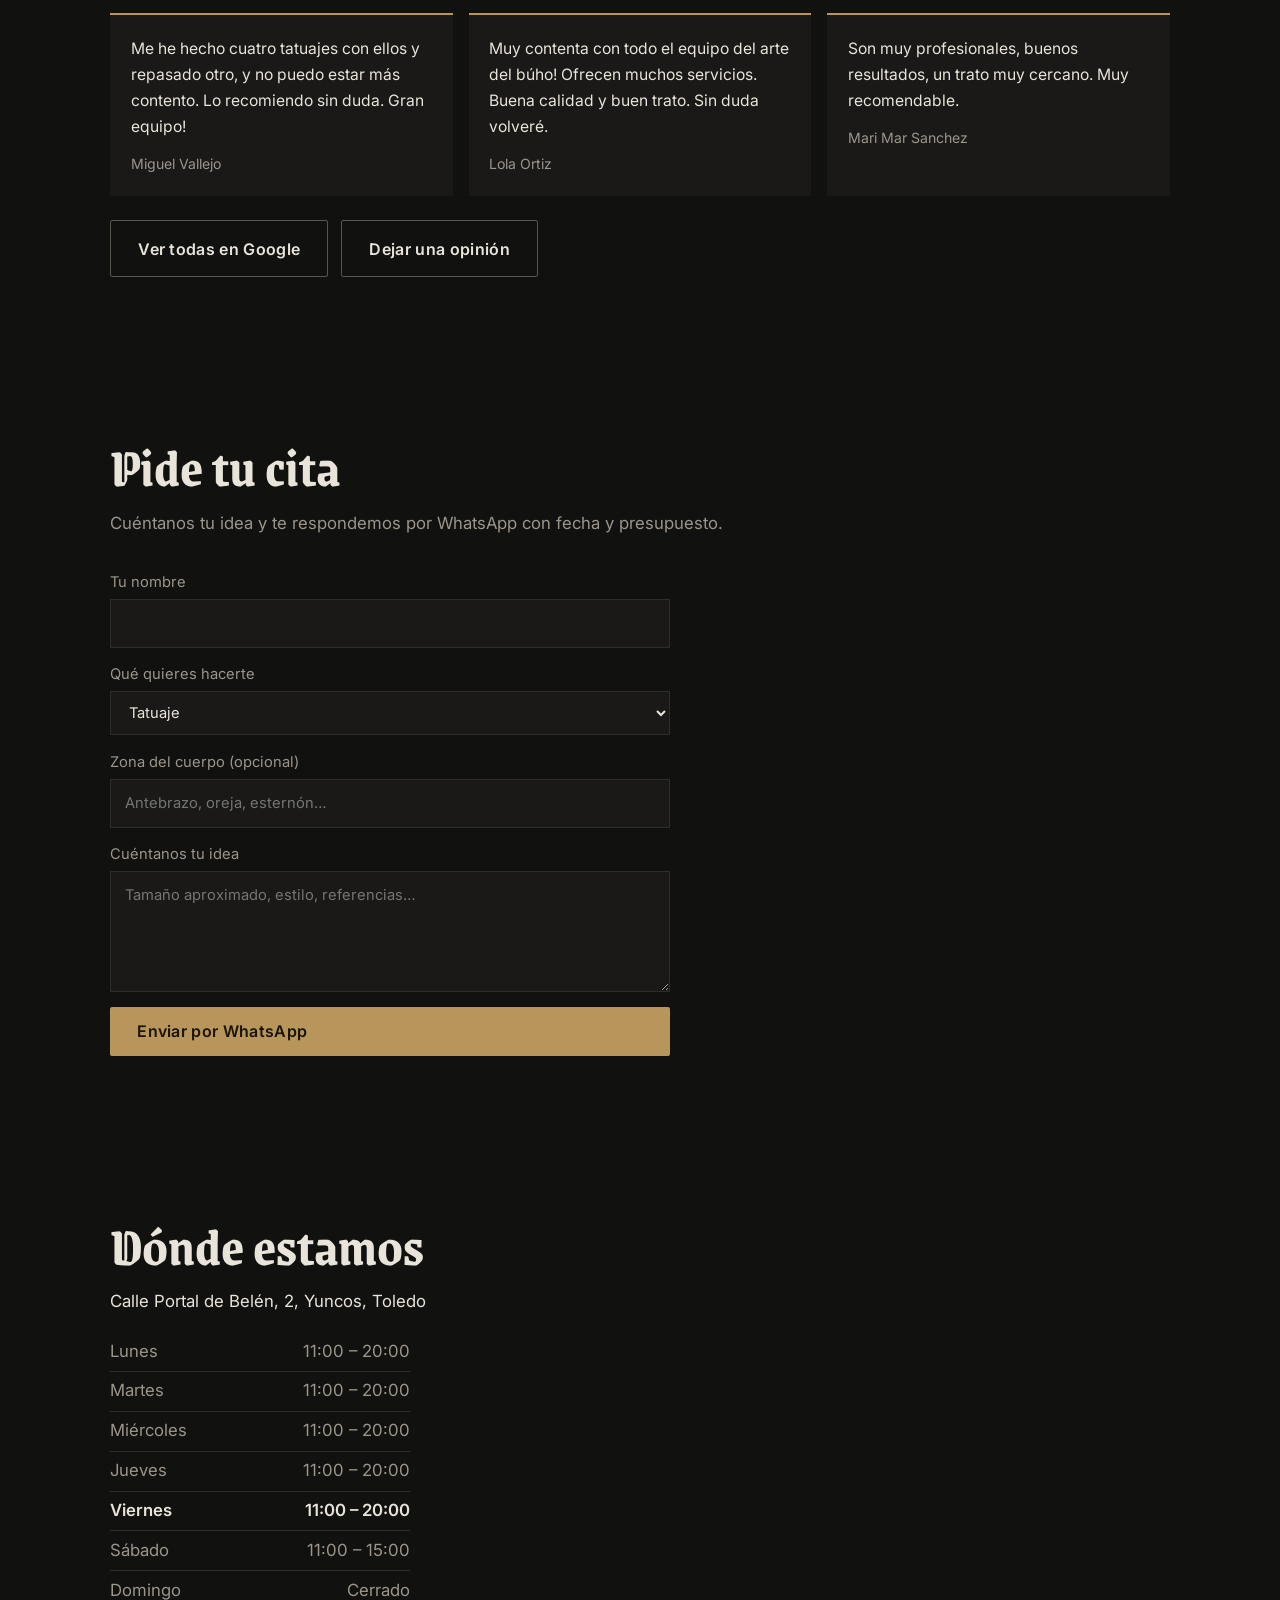
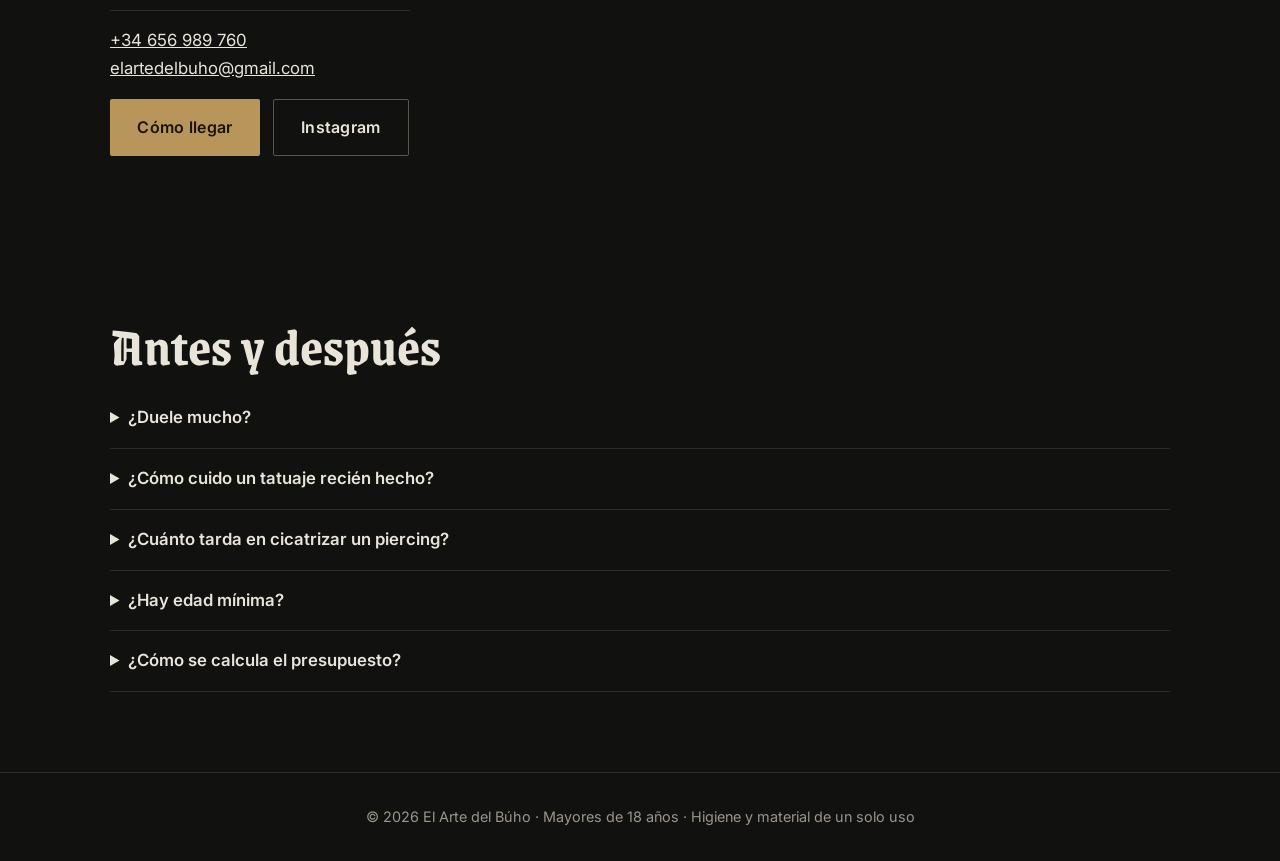
<file: borrar/index (1).html>
<!DOCTYPE html>
<html lang="es">
<head>
<meta charset="utf-8">
<meta name="viewport" content="width=device-width, initial-scale=1">
<title>El Arte del Búho · Estudio de tatuaje en Yuncos y Getafe</title>
<meta name="description" content="Estudio de tatuaje en Yuncos y Getafe, tatuando desde 2015. Piercing, microdermales, micropigmentación y fotografía. Pide tu cita por WhatsApp.">
<meta name="theme-color" content="#111110">
<script>document.documentElement.classList.add("js")</script>
<link rel="preconnect" href="https://fonts.googleapis.com">
<link rel="preconnect" href="https://fonts.gstatic.com" crossorigin>
<link href="https://fonts.googleapis.com/css2?family=Grenze+Gotisch:wght@600;700;800&family=Inter:wght@400;500;600&display=swap" rel="stylesheet">
<style>
:root{--ink:#111110;--ink2:#1a1918;--line:#2f2d2a;--bone:#e9e4da;--mute:#9b958a;--eye:#b8955a;--blood:#7d2e26;
--serif:'Grenze Gotisch','UnifrakturCook',Georgia,serif;--sans:'Inter',system-ui,sans-serif}
*{box-sizing:border-box;margin:0}
html{scroll-behavior:smooth;scroll-padding-top:70px}
body{background:var(--ink);color:var(--bone);font:400 1.05rem/1.65 var(--sans)}
img{max-width:100%;display:block}
a{color:inherit}
:focus-visible{outline:3px solid var(--eye);outline-offset:3px}
h1,h2,h3{font-family:var(--serif);line-height:1.1}
h2{font-size:clamp(2rem,5vw,3.2rem);font-weight:800;margin-bottom:.5rem}
section{padding:5rem 1.25rem;max-width:1100px;margin:auto}
.lead{color:var(--mute);max-width:56ch;margin-bottom:2rem}
.btn{display:inline-flex;align-items:center;gap:.5rem;background:var(--eye);color:#1a1405;font-weight:600;padding:.85rem 1.6rem;border-radius:999px;text-decoration:none;border:0;cursor:pointer;font-size:1rem;font-family:inherit}
.btn:hover{background:#f0b84f}
.btn.ghost{background:none;color:var(--bone);border:1.5px solid var(--line)}
.btn.ghost:hover{border-color:var(--eye)}
nav{position:sticky;top:0;z-index:20;background:#111110ee;backdrop-filter:blur(8px);border-bottom:1px solid var(--line)}
nav div{max-width:1100px;margin:auto;padding:.7rem 1.25rem;display:flex;align-items:center;gap:1.2rem}
nav b{font-family:var(--serif);font-size:1.2rem;margin-right:auto;text-decoration:none}
nav a{text-decoration:none;color:var(--mute);font-size:.95rem}
nav a:hover{color:var(--bone)}
@media(max-width:760px){nav a.l{display:none}}
.hero{min-height:88vh;display:grid;place-items:center;text-align:center;padding:3rem 1.25rem;background:radial-gradient(ellipse at 50% 30%,#1d2c24,var(--ink) 70%);max-width:none}
.hero>div{max-width:760px}
.owl{width:min(300px,70vw);margin:0 auto 1.5rem}
.pupil{transition:transform .08s}
.blink{animation:blink 5s infinite;transform-origin:center;transform-box:fill-box}
@keyframes blink{0%,94%,100%{transform:scaleY(1)}97%{transform:scaleY(.05)}}
.hero h1{font-size:clamp(2.8rem,9vw,5.5rem);font-weight:800}
.hero p{color:var(--mute);margin:1rem auto 2rem;max-width:46ch}
.cta{display:flex;gap:.8rem;justify-content:center;flex-wrap:wrap}
#open{display:inline-block;margin-top:1.5rem;font-size:.95rem;color:var(--mute)}
#open i{display:inline-block;width:.6rem;height:.6rem;border-radius:50%;background:var(--blood);margin-right:.4rem}
#open.on i{background:#5fbf72}
.stats{display:grid;grid-template-columns:repeat(auto-fit,minmax(150px,1fr));gap:1rem;max-width:1100px;margin:auto;padding:0 1.25rem}
.stats div{border-top:2px solid var(--eye);padding-top:.8rem}
.stats strong{display:block;font:800 clamp(2.2rem,6vw,3.4rem)/1 var(--serif)}
.stats span{color:var(--mute)}
.svc{display:grid;grid-template-columns:repeat(auto-fit,minmax(230px,1fr));gap:1.2rem}
.svc article{background:var(--ink2);padding:1.6rem;border-left:4px solid var(--eye);border-radius:4px 14px 4px 14px}
.svc article:nth-child(even){border-color:var(--blood)}
.svc h3{font-size:1.5rem;margin-bottom:.4rem}
.svc p{color:var(--mute);font-size:.98rem}
.filters{display:flex;gap:.5rem;flex-wrap:wrap;margin-bottom:1.5rem}
.filters button{background:none;border:1.5px solid var(--line);color:var(--bone);padding:.4rem 1rem;border-radius:999px;cursor:pointer;font:inherit;font-size:.92rem}
.filters button[aria-pressed=true]{background:var(--bone);color:var(--ink);border-color:var(--bone)}
.grid{columns:3 220px;column-gap:.8rem}
.grid button{display:block;width:100%;margin:0 0 .8rem;padding:0;border:0;background:var(--ink2);cursor:zoom-in;border-radius:6px;overflow:hidden}
.grid img{width:100%;transition:transform .3s}
.grid button:hover img{transform:scale(1.04)}
.vids{display:grid;grid-template-columns:repeat(auto-fit,minmax(280px,1fr));gap:1rem}
.v{position:relative;aspect-ratio:16/9;background:var(--ink2);border-radius:8px;overflow:hidden;border:0;padding:0;cursor:pointer;width:100%;color:var(--bone)}
.v img,.v iframe{position:absolute;inset:0;width:100%;height:100%;object-fit:cover;border:0}
.v span{position:absolute;inset:0;display:grid;place-items:center;font-size:3rem;text-shadow:0 2px 12px #000}
.empty{border:1.5px dashed var(--line);padding:1.5rem;border-radius:8px;color:var(--mute)}
.sum{display:flex;align-items:baseline;gap:.8rem;flex-wrap:wrap;margin-bottom:1.5rem}
.sum strong{font:800 3rem/1 var(--serif)}
.stars{color:var(--eye);letter-spacing:.1em}
.revs{display:grid;grid-template-columns:repeat(auto-fit,minmax(260px,1fr));gap:1rem;margin-bottom:1.5rem}
.revs blockquote{background:var(--ink2);padding:1.3rem;border-radius:10px;font-size:.98rem}
.revs footer{margin-top:.8rem;color:var(--mute);font-size:.88rem}
.loc{display:grid;grid-template-columns:1fr 1.3fr;gap:2rem}
@media(max-width:800px){.loc{grid-template-columns:1fr}}
.loc iframe{width:100%;min-height:340px;border:0;border-radius:10px;filter:grayscale(.5) contrast(1.05)}
.hours{list-style:none;padding:0;margin:1rem 0;max-width:300px}
.hours li{display:flex;justify-content:space-between;padding:.35rem 0;border-bottom:1px solid var(--line);color:var(--mute)}
.hours li.today{color:var(--bone);font-weight:600}
form{display:grid;gap:.9rem;max-width:560px}
label{display:grid;gap:.3rem;font-size:.92rem;color:var(--mute)}
input,select,textarea{background:var(--ink2);border:1.5px solid var(--line);color:var(--bone);padding:.7rem .9rem;border-radius:8px;font:inherit}
details{border-bottom:1px solid var(--line);padding:1rem 0}
summary{cursor:pointer;font-weight:600}
details p{color:var(--mute);margin-top:.6rem;max-width:62ch}
footer.f{border-top:1px solid var(--line);text-align:center;padding:2rem 1.25rem;color:var(--mute);font-size:.9rem}
.fab{position:fixed;right:1rem;bottom:1rem;z-index:30;background:#25d366;color:#06240f;width:3.6rem;height:3.6rem;border-radius:50%;display:grid;place-items:center;box-shadow:0 6px 20px #0008;text-decoration:none;font-weight:800}
#lb{position:fixed;inset:0;background:#000e;z-index:50;display:none;place-items:center;padding:1rem}
#lb.on{display:grid}
#lb img{max-height:86vh;max-width:94vw;border-radius:6px}
#lb button{position:absolute;background:none;border:0;color:#fff;font-size:2.4rem;cursor:pointer;padding:.5rem 1rem}
#lb .x{top:.5rem;right:.5rem}#lb .p{left:.3rem}#lb .n{right:.3rem}
@media(prefers-reduced-motion:reduce){*{animation:none!important;transition:none!important;scroll-behavior:auto!important}}
/* Acabado serio: formas rectas, líneas finas, tipografía editorial */
h1,h2,h3{font-weight:700;letter-spacing:0}
h2{font-size:clamp(2.2rem,5vw,3.4rem);margin-bottom:.8rem}
.btn{border-radius:2px;padding:.9rem 1.7rem;letter-spacing:.02em}
.btn.ghost{border-color:#5a554c}
.filters button,nav .btn{border-radius:2px}
nav b{display:flex;align-items:center;gap:.6rem;font-size:1.5rem}
.hero{display:grid;grid-template-columns:1.1fr .9fr;gap:3.5rem;align-items:center;min-height:86vh;max-width:1100px;margin:auto;padding:4rem 1.25rem;background:none;text-align:left;place-items:unset}
.hero>div{max-width:none}
.hero h1{font-size:clamp(3rem,7.5vw,5.4rem);line-height:1}
.hero p{margin:1.4rem 0 2rem;max-width:44ch}
.hero .cta{justify-content:flex-start}
.hero-f{margin:0;border:1px solid var(--line);padding:.6rem}
.hero-f img{width:100%;aspect-ratio:4/5;object-fit:cover;filter:grayscale(.2) contrast(1.05)}
@media(max-width:800px){.hero{grid-template-columns:1fr;min-height:0;gap:2rem}.hero-f img{aspect-ratio:4/3}}
.stats div{border-top:1px solid var(--eye)}
.stats strong{font-weight:700}
.styles{display:grid;grid-template-columns:repeat(auto-fit,minmax(280px,1fr));column-gap:2.5rem;border-top:1px solid var(--line)}
.styles div{padding:1.4rem 0;border-bottom:1px solid var(--line)}
.styles h3,.also h3{font-size:1.8rem;margin-bottom:.3rem}
.styles p,.also p{color:var(--mute);font-size:.98rem}
.also{display:grid;grid-template-columns:repeat(auto-fit,minmax(220px,1fr));gap:2rem;margin-top:3rem;padding:2rem;background:var(--ink2);border-left:3px solid var(--eye)}
.steps{list-style:none;padding:0;display:grid;grid-template-columns:repeat(auto-fit,minmax(220px,1fr));gap:2rem;counter-reset:s}
.steps li{counter-increment:s;color:var(--mute);font-size:.98rem}
.steps li::before{content:counter(s);display:block;font:700 2.6rem/1 var(--serif);color:var(--eye);border-bottom:1px solid var(--line);padding-bottom:.6rem;margin-bottom:.8rem}
.steps h3{color:var(--bone);font-size:1.6rem;margin-bottom:.3rem}
.grid button,.grid img,.revs blockquote,.v,.loc iframe,input,select,textarea{border-radius:0}
.grid img{filter:grayscale(.25)}.grid button:hover img{filter:none}
.revs blockquote{border-top:2px solid var(--eye);background:var(--ink2)}
.loc iframe{filter:grayscale(.8) contrast(1.05)}
.prices{display:grid;grid-template-columns:repeat(auto-fit,minmax(260px,1fr));gap:2.5rem 3rem;margin-bottom:2rem}
.prices table{width:100%;border-collapse:collapse}
.prices caption{text-align:left;font:700 1.9rem/1.2 var(--serif);padding-bottom:.5rem;border-bottom:1px solid var(--eye)}
.prices thead{position:absolute;width:1px;height:1px;overflow:hidden;clip:rect(0 0 0 0)}
.prices tbody th{text-align:left;font-weight:400;padding:.7rem 0;border-bottom:1px dotted #4a463f}
.prices td{text-align:right;padding:.7rem 0 .7rem 1rem;border-bottom:1px dotted #4a463f;font:600 1.1rem var(--sans);font-variant-numeric:tabular-nums;color:var(--eye);white-space:nowrap}
.deal{background:var(--ink2);border-left:3px solid var(--eye);padding:1rem 1.3rem;margin-bottom:2rem;max-width:62ch;color:var(--mute)}
.deal strong{color:var(--bone)}
/* Animaciones: pocas y con sentido. Se desactivan si el visitante pide menos movimiento */
@keyframes rise{from{opacity:0;transform:translateY(22px)}}
@keyframes unveil{from{clip-path:inset(0 0 100% 0);transform:scale(1.06)}}
@keyframes pop{from{opacity:0;transform:scale(.97)}}
@keyframes fade{from{opacity:0}}
@keyframes pulse{0%{box-shadow:0 0 0 0 #5fbf7299}100%{box-shadow:0 0 0 9px #5fbf7200}}
@keyframes ring{to{transform:scale(1.7);opacity:0}}
@keyframes fabIn{from{opacity:0;transform:translateY(16px)}}
.btn{transition:transform .2s,background .2s,border-color .2s}
.btn:hover{transform:translateY(-2px)}
.styles div{transition:border-color .3s}.styles div:hover{border-bottom-color:var(--eye)}
.js .grid img{opacity:0;transition:opacity .6s,transform .4s,filter .3s}
.js .grid img.ld{opacity:1}
.grid button{animation:pop .5s calc(min(var(--i,0),12) * 40ms) both}
details[open] p{animation:fade .4s}
#lb.on{animation:fade .25s}#lb.on img{animation:pop .3s}
#open.on i{animation:pulse 2s infinite}
.fab{animation:fabIn .6s 1.2s both}
.fab::after{content:"";position:absolute;inset:0;border-radius:50%;border:2px solid #25d366;animation:ring 2.4s 2.5s 3 both}
@media(prefers-reduced-motion:no-preference){
.hero>div>*{animation:rise .9s cubic-bezier(.2,.7,.2,1) both}
.hero>div>*:nth-child(2){animation-delay:.12s}.hero>div>*:nth-child(3){animation-delay:.24s}.hero>div>*:nth-child(4){animation-delay:.4s}
.hero-f img{animation:unveil 1.2s .25s cubic-bezier(.2,.7,.2,1) both}
.rv{opacity:0;transform:translateY(18px);transition:opacity .7s ease,transform .7s cubic-bezier(.2,.7,.2,1)}
.rv.in{opacity:1;transform:none}
}
</style>
</head>
<body>

<nav><div>
  <b><svg width="30" height="26" viewBox="0 0 60 52" fill="none" stroke="currentColor" stroke-width="3" stroke-linejoin="round" aria-hidden="true"><path d="M6 4l12 7h24l12-7-3 18v14q0 14-21 14T9 36V22z"/><circle cx="21" cy="24" r="8"/><circle cx="39" cy="24" r="8"/><path d="M30 29l-3 6h6z" fill="currentColor"/></svg>El Arte del Búho</b>
  <a class="l" href="#servicios">Servicios</a><a class="l" href="#precios">Precios</a><a class="l" href="#galeria">Trabajos</a><a class="l" href="#videos">Vídeos</a><a class="l" href="#opiniones">Opiniones</a><a class="l" href="#donde">Dónde estamos</a>
  <a class="btn" style="color:#1a1405;padding:.5rem 1.1rem;font-size:.92rem" href="#cita">Pedir cita</a>
</div></nav>

<section class="hero" id="inicio">
  <div>
    <h1>El Arte del Búho</h1>
    <p>Estudio de tatuaje en Yuncos y Getafe, tatuando desde 2015. Diseño personalizado y la higiene de un espacio profesional. También piercing, microdermales, micropigmentación y fotografía.</p>
    <div class="cta">
      <a class="btn" href="#cita">Pedir cita por WhatsApp</a>
      <a class="btn ghost" href="#galeria">Ver portfolio</a>
    </div>
    <span id="open"></span>
  </div>
  <figure class="hero-f"><img id="heroImg" alt="Tatuaje realizado en el estudio"></figure>
</section>

<div class="stats" id="stats"></div>

<section id="servicios">
  <h2>Tatuaje</h2>
  <p class="lead">No trabajamos con catálogo. Cada pieza se diseña para tu idea, tu piel y la zona donde va, y la primera consulta es gratuita.</p>
  <div class="styles">
    <div><h3>Realismo</h3><p>Retrato, naturaleza y objetos con volumen y detalle.</p></div>
    <div><h3>Línea fina</h3><p>Trazo delicado y composiciones minimalistas.</p></div>
    <div><h3>Blackwork</h3><p>Contraste, geometría y grandes superficies en negro.</p></div>
    <div><h3>Tradicional</h3><p>Línea gruesa, paleta clásica y diseños que envejecen bien.</p></div>
    <div><h3>Lettering</h3><p>Frases, nombres y caligrafía hechas a medida.</p></div>
    <div><h3>Cover-up y reformas</h3><p>Renovamos o cubrimos tatuajes antiguos tras valorar el caso.</p></div>
  </div>
  <div class="also">
    <div><h3>Piercing y microdermales</h3><p>Joyería de titanio de grado implante, en Getafe y Yuncos. <a href="#precios">Ver tarifas</a>.</p></div>
    <div><h3>Micropigmentación</h3><p>Microblading de cejas pelo a pelo, labios y eyeliner.</p></div>
    <div><h3>Fotografía</h3><p>Bebés, embarazadas, familia y comuniones. <a href="https://nadiacrfotografia.com/" target="_blank" rel="noopener">Conoce a nuestra fotógrafa</a>.</p></div>
  </div>
</section>

<section id="proceso">
  <h2>Cómo trabajamos</h2>
  <ol class="steps">
    <li><h3>Consulta</h3>Hablamos de tu idea, el tamaño, la zona y tus referencias.</li>
    <li><h3>Diseño</h3>Preparamos el boceto y lo ajustamos contigo antes de la cita.</li>
    <li><h3>Sesión</h3>Material esterilizado de un solo uso y comunicación constante.</li>
    <li><h3>Cuidados</h3>Instrucciones por escrito y seguimiento de la cicatrización.</li>
  </ol>
</section>

<section id="precios">
  <h2>Tarifas de piercing</h2>
  <p class="lead">Tatuajes y micropigmentación se presupuestan según tu proyecto: escríbenos y te respondemos.</p>
  <div class="prices" id="prices"></div>
  <p class="deal"><strong>Si te haces varios piercings, descuento de 5&nbsp;€.</strong><br>Excepto surface y microdermal. Válido para la misma persona y el mismo día.</p>
  <a class="btn" id="priceCta" target="_blank" rel="noopener">Pedir cita de piercing</a>
</section>

<section id="galeria">
  <h2>Portfolio</h2>
  <p class="lead">Una selección de trabajos del estudio. Pulsa una foto para verla en grande.</p>
  <div class="filters" id="filters"></div>
  <div class="grid" id="grid"></div>
</section>

<section id="videos">
  <h2>Vídeos</h2>
  <p class="lead">Procesos, cicatrizaciones y detrás de las cámaras.</p>
  <div class="vids" id="vids"></div>
  <p style="margin-top:1.5rem"><a class="btn ghost" id="yt" target="_blank" rel="noopener">Ver el canal de YouTube</a></p>
</section>

<section id="opiniones">
  <h2>Opiniones</h2>
  <div class="sum"><strong id="avg"></strong><span class="stars" id="avgStars"></span><span id="cnt" style="color:var(--mute)"></span></div>
  <div class="revs" id="revs"></div>
  <div class="cta" style="justify-content:flex-start">
    <a class="btn ghost" id="allRev" target="_blank" rel="noopener">Ver todas en Google</a>
    <a class="btn ghost" id="newRev" target="_blank" rel="noopener">Dejar una opinión</a>
  </div>
</section>

<section id="cita">
  <h2>Pide tu cita</h2>
  <p class="lead">Cuéntanos tu idea y te respondemos por WhatsApp con fecha y presupuesto.</p>
  <form id="form">
    <label>Tu nombre<input name="n" required autocomplete="name"></label>
    <label>Qué quieres hacerte
      <select name="s"><option>Tatuaje</option><option>Piercing</option><option>Microdermal</option><option>Sesión de fotografía</option><option>Otra consulta</option></select></label>
    <label>Zona del cuerpo (opcional)<input name="z" placeholder="Antebrazo, oreja, esternón…"></label>
    <label>Cuéntanos tu idea<textarea name="m" rows="4" placeholder="Tamaño aproximado, estilo, referencias…"></textarea></label>
    <button class="btn" type="submit">Enviar por WhatsApp</button>
  </form>
</section>

<section id="donde">
  <h2>Dónde estamos</h2>
  <div class="loc">
    <div>
      <p id="addr"></p>
      <ul class="hours" id="hours"></ul>
      <p><a id="tel"></a><br><a id="mail"></a></p>
      <div class="cta" style="justify-content:flex-start;margin-top:1rem">
        <a class="btn" id="route" target="_blank" rel="noopener">Cómo llegar</a>
        <a class="btn ghost" id="ig" target="_blank" rel="noopener">Instagram</a>
      </div>
    </div>
    <iframe id="map" title="Mapa del estudio" loading="lazy" referrerpolicy="no-referrer-when-downgrade"></iframe>
  </div>
</section>

<section id="faq">
  <h2>Antes y después</h2>
  <details><summary>¿Duele mucho?</summary><p>Depende de la zona y de cada persona. Antes de empezar te explicamos qué esperar y paramos cuando lo necesites.</p></details>
  <details><summary>¿Cómo cuido un tatuaje recién hecho?</summary><p>Lávalo con jabón neutro, sécalo a toques, aplica crema cicatrizante fina y evita sol, piscina y mar durante dos semanas. Te damos las instrucciones por escrito.</p></details>
  <details><summary>¿Cuánto tarda en cicatrizar un piercing?</summary><p>Desde unas semanas en el lóbulo hasta varios meses en cartílago u ombligo. Limpia con suero fisiológico y no gires la joya.</p></details>
  <details><summary>¿Hay edad mínima?</summary><p>Solo trabajamos con mayores de 18 años. Se pide DNI. Con 16 y 17 años se necesita consentimiento firmado de los tutores, según la normativa de tu comunidad.</p></details>
  <details><summary>¿Cómo se calcula el presupuesto?</summary><p>Según tamaño, detalle y horas. Se confirma tras ver tu idea. Para reservar fecha se pide una señal que se descuenta del total.</p></details>
</section>

<footer class="f">© <span id="yr"></span> El Arte del Búho · Mayores de 18 años · Higiene y material de un solo uso</footer>
<a class="fab" id="fab" target="_blank" rel="noopener" aria-label="Escríbenos por WhatsApp">WA</a>

<div id="lb" role="dialog" aria-modal="true" aria-label="Foto ampliada">
  <button class="x" aria-label="Cerrar">×</button><button class="p" aria-label="Anterior">‹</button>
  <img alt=""><button class="n" aria-label="Siguiente">›</button>
</div>

<script>
/* =====================  CONFIGURACIÓN: edita solo esto  ===================== */
const U = "https://elartedelbuho.com/wp-content/uploads/";
const fx = (cat, alt, l) => l.map(p => ({ src: U + p, cat, alt }));
const C = {
  whatsapp: "34656989760",                       // país + número, sin + ni espacios
  telefono: "+34 656 989 760",
  email: "elartedelbuho@gmail.com",
  direccion: "Calle Portal de Belén, 2, Yuncos, Toledo",   // añade aquí la del estudio de Getafe si quieres mostrarla
  instagram: "https://www.instagram.com/elartedelbuho/",
  youtube: "https://www.youtube.com/channel/UC9AW1s-FFNGJmxRD2ZU3xxg",
  mapsUrl: "https://g.page/elartedelbuho?share",
  reviewUrl: "https://g.page/elartedelbuho?share",   // mejor: https://search.google.com/local/writereview?placeid=TU_PLACE_ID
  stats: [
    { n: 1835, label: "Tatuajes" },
    { n: 2235, label: "Piercings" },
    { n: 204,  label: "Micropigmentaciones" },
    { n: 3311, label: "Fotografías" }
  ],
  // Horario Lunes→Domingo: ["abre","cierra"] o null si cierra. EJEMPLO: cámbialo por el real. Con horario: null se oculta.
  horario: [["11:00","20:00"],["11:00","20:00"],["11:00","20:00"],["11:00","20:00"],["11:00","20:00"],["11:00","15:00"],null],
  // Fotos: ahora se cargan de la web antigua. Para independizarte, descárgalas a img/ y cambia las rutas.
  fotos: [
    ...fx("Tatuajes", "Tatuaje realizado en el estudio", ["2020/12/Rubens-Art-2.jpg","2020/11/IMG-6462.jpg","2020/12/Rubens-Art-1.jpg","2020/11/IMG-6463.jpg","2020/12/David-Balsalobre-2.jpg","2020/11/IMG-6469.jpg","2020/12/Jojo-7.jpg","2020/12/pequenos1-7.jpg","2020/12/JoJo-2-3.jpeg","2020/12/Jojo3-8.jpg","2020/12/Jojo3-15.jpg","2020/12/IMG_4707.jpg"]),
    ...fx("Piercings", "Piercing realizado en el estudio", ["2020/12/piercing-oreja-8.jpg","2020/12/piercing-oreja-20.jpg","2020/12/PIERCING-LABIO.png","2020/12/PIERCING-LABIO2.jpg","2020/12/Piercing-Nariz-1.jpg","2020/12/Piercing-Nariz-3.jpg","2020/12/PIERCING-SEPTUM-BRILLAMTE.jpg","2020/12/SEPTUM-PIERCING.jpg","2020/12/PIERCING-LENGUA3.jpg"]),
    ...fx("Micropigmentación", "Microblading y micropigmentación", ["2020/12/ojos-1.jpg","2020/12/labios-2.jpg","2020/12/microblading-12.jpg","2020/12/microblading-8.jpg","2020/12/labios-3.jpg","2020/12/ojos-4.jpg"]),
    ...fx("Fotografía", "Sesión de fotografía", ["2021/01/bw-1.jpg","2021/01/COMUNION.jpg","2021/01/fotos-book-chica.jpg","2021/01/fotos-originales-comunion.jpg","2021/01/IMG_0213edit.jpg","2021/01/IMG_0221nueva2.jpg","2021/01/Maria-Rosa.jpg"])
  ],
  // Tarifas: [nombre, precio en €]
  precios: [
    { grupo: "Oreja", items: [["Lóbulo",20],["Helix",25],["Conch",25],["Flat",25],["Forward",25],["Tragus",25],["Rook",30],["Daith",30],["Snug",30],["Antitragus",30],["Industrial",35]] },
    { grupo: "Cara y boca", items: [["Nostril",25],["Labio",25],["Ceja",25],["Septum",30],["Lengua",30]] },
    { grupo: "Cuerpo", items: [["Ombligo",30],["Pezón",30],["Surface",45]] },
    { grupo: "Microdermales", items: [["Microdermal cuerpo",50],["Microdermal cara",60]] }
  ],
  // Vídeos: pega enlaces de YouTube (watch, youtu.be o shorts). Si está vacío solo se muestra el botón del canal.
  videos: [],
  valoracion: null,   // p. ej. { media: 4.9, total: 120 } cuando quieras mostrar tu nota de Google
  opiniones: [
    { n: "Natalia Martín", t: "Muy buena experiencia, tengo varios tatuajes suyos, muy profesionales y amables. Da gusto. ¡Muchas gracias!" },
    { n: "Irene Faura", t: "Ya me he tatuado dos veces con Bárbara y sin duda repetiré... ¡Lo recomiendo sin dudarlo!" },
    { n: "Verónica Fernández Blanco", t: "Un trato magnífico, y con todas las medidas de higiene, un sitio al cual volveré seguro." },
    { n: "Miguel Vallejo", t: "Me he hecho cuatro tatuajes con ellos y repasado otro, y no puedo estar más contento. Lo recomiendo sin duda. Gran equipo!" },
    { n: "Lola Ortiz", t: "Muy contenta con todo el equipo del arte del búho! Ofrecen muchos servicios. Buena calidad y buen trato. Sin duda volveré." },
    { n: "Mari Mar Sanchez", t: "Son muy profesionales, buenos resultados, un trato muy cercano. Muy recomendable." }
  ]
};
/* ================================================================== */

const $ = s => document.querySelector(s), esc = s => String(s).replace(/[&<>"]/g, c => ({'&':'&amp;','<':'&lt;','>':'&gt;','"':'&quot;'}[c]));
const wa = t => `https://wa.me/${C.whatsapp}?text=${encodeURIComponent(t)}`;
const ph = t => 'data:image/svg+xml,' + encodeURIComponent(`<svg xmlns="http://www.w3.org/2000/svg" viewBox="0 0 400 480"><rect width="400" height="480" fill="#18211c"/><text x="200" y="245" fill="#e3a63b" font-size="22" text-anchor="middle" font-family="sans-serif">${t}</text></svg>`);

// Enlaces y datos de contacto
$('#priceCta').href = wa('Hola, quiero pedir cita para un piercing.');
$('#prices').innerHTML = C.precios.map(g => `<table><caption>${esc(g.grupo)}</caption><thead><tr><th scope="col">Servicio</th><th scope="col">Precio</th></tr></thead><tbody>${g.items.map(([n, p]) => `<tr><th scope="row">${esc(n)}</th><td>${p}&nbsp;€</td></tr>`).join('')}</tbody></table>`).join('');
$('#fab').href = wa('Hola, me gustaría pedir cita en El Arte del Búho.');
$('#tel').href = 'tel:+' + C.whatsapp; $('#tel').textContent = C.telefono;
$('#addr').textContent = C.direccion;
$('#mail').href = 'mailto:' + C.email; $('#mail').textContent = C.email; $('#yt').href = C.youtube;
$('#route').href = C.mapsUrl; $('#ig').href = C.instagram;
$('#allRev').href = C.mapsUrl; $('#newRev').href = C.reviewUrl;
$('#map').src = 'https://www.google.com/maps?q=' + encodeURIComponent(C.direccion) + '&output=embed';
$('#yr').textContent = new Date().getFullYear();

// Foto de portada: primer tatuaje de la galería
const hi = $('#heroImg'), f0 = C.fotos.find(f => f.cat === 'Tatuajes') || C.fotos[0];
hi.src = f0 ? f0.src : ph('Tatuajes'); hi.alt = f0 ? f0.alt : 'Tatuaje';
hi.onerror = () => { hi.onerror = null; hi.src = ph('Tatuajes') };

// Abierto ahora + horario
const dias = ['Lunes','Martes','Miércoles','Jueves','Viernes','Sábado','Domingo'];
const now = new Date(), hoy = (now.getDay() + 6) % 7, mins = now.getHours() * 60 + now.getMinutes();
const toM = h => { const [a, b] = h.split(':'); return +a * 60 + +b };
if (C.horario) {
$('#hours').innerHTML = dias.map((d, i) => `<li class="${i === hoy ? 'today' : ''}"><span>${d}</span><span>${C.horario[i] ? C.horario[i].join(' – ') : 'Cerrado'}</span></li>`).join('');
const h = C.horario[hoy], abierto = h && mins >= toM(h[0]) && mins < toM(h[1]);
$('#open').className = abierto ? 'on' : '';
$('#open').innerHTML = `<i></i>${abierto ? 'Abierto ahora · cierra a las ' + h[1] : 'Cerrado ahora'}`;
} else { $('#hours').remove(); $('#open').remove(); }

// Contadores
$('#stats').innerHTML = C.stats.map(s => `<div><strong data-n="${s.n}">0</strong><span>${esc(s.label)}</span></div>`).join('');
const io = new IntersectionObserver(es => es.forEach(e => {
  if (!e.isIntersecting) return; io.unobserve(e.target);
  const el = e.target, n = +el.dataset.n, t0 = performance.now();
  const step = t => { const p = Math.min((t - t0) / 1400, 1); el.textContent = '+' + Math.round(n * (1 - Math.pow(1 - p, 3))).toLocaleString('es-ES'); if (p < 1) requestAnimationFrame(step) };
  requestAnimationFrame(step);
}), { threshold: .6 });
document.querySelectorAll('[data-n]').forEach(el => io.observe(el));

// Galería con filtros y visor
let vis = [], cur = 0;
const cats = ['Todos', ...new Set(C.fotos.map(f => f.cat))];
$('#filters').innerHTML = cats.map((c, i) => `<button aria-pressed="${i === 0}">${esc(c)}</button>`).join('');
function pintar(cat) {
  vis = C.fotos.filter(f => cat === 'Todos' || f.cat === cat);
  $('#grid').innerHTML = vis.map((f, i) => `<button style="--i:${i}" data-i="${i}" aria-label="Ampliar: ${esc(f.alt)}"><img loading="lazy" src="${esc(f.src)}" alt="${esc(f.alt)}" data-c="${esc(f.cat)}"></button>`).join('');
  document.querySelectorAll('#grid img').forEach(im => { const ok = () => im.classList.add('ld'); im.onload = ok; im.onerror = () => { im.onerror = null; im.src = ph(im.dataset.c) }; if (im.complete && im.naturalWidth) ok(); });
}
$('#filters').onclick = e => {
  if (e.target.tagName !== 'BUTTON') return;
  document.querySelectorAll('#filters button').forEach(b => b.setAttribute('aria-pressed', b === e.target));
  pintar(e.target.textContent);
};
pintar('Todos');
const lb = $('#lb'), lbi = lb.querySelector('img');
const abrir = i => { cur = (i + vis.length) % vis.length; lbi.src = document.querySelectorAll('#grid img')[cur].src; lbi.alt = vis[cur].alt; lb.classList.add('on') };
$('#grid').onclick = e => { const b = e.target.closest('button'); if (b) abrir(+b.dataset.i) };
lb.querySelector('.x').onclick = () => lb.classList.remove('on');
lb.querySelector('.p').onclick = () => abrir(cur - 1);
lb.querySelector('.n').onclick = () => abrir(cur + 1);
lb.onclick = e => { if (e.target === lb) lb.classList.remove('on') };
addEventListener('keydown', e => { if (!lb.classList.contains('on')) return; if (e.key === 'Escape') lb.classList.remove('on'); if (e.key === 'ArrowLeft') abrir(cur - 1); if (e.key === 'ArrowRight') abrir(cur + 1) });

// Vídeos de YouTube (se cargan al pulsar, para que la web vaya rápida)
const yt = u => (String(u).match(/(?:v=|youtu\.be\/|shorts\/|embed\/)([\w-]{11})/) || [])[1];
const ids = C.videos.map(yt).filter(Boolean);
$('#vids').innerHTML = ids.length
  ? ids.map(id => `<button class="v" data-id="${id}" aria-label="Reproducir vídeo"><img loading="lazy" src="https://img.youtube.com/vi/${id}/hqdefault.jpg" alt=""><span>▶</span></button>`).join('')
  : '';
$('#vids').onclick = e => {
  const b = e.target.closest('.v'); if (!b) return;
  b.innerHTML = `<iframe src="https://www.youtube-nocookie.com/embed/${b.dataset.id}?autoplay=1" title="Vídeo" allow="autoplay; encrypted-media; picture-in-picture" allowfullscreen></iframe>`;
};

// Opiniones
const est = n => '★'.repeat(n) + '☆'.repeat(5 - n);
if (C.valoracion) {
  $('#avg').textContent = C.valoracion.media.toLocaleString('es-ES');
  $('#avgStars').textContent = est(Math.round(C.valoracion.media));
  $('#cnt').textContent = `${C.valoracion.total} opiniones en Google`;
} else $('.sum').remove();
$('#revs').innerHTML = C.opiniones.map(o => `<blockquote>${o.e ? `<div class="stars" aria-label="${o.e} de 5">${est(o.e)}</div>` : ''}<p>${esc(o.t)}</p><footer>${esc(o.n)}${o.f ? ' · ' + esc(o.f) : ''}</footer></blockquote>`).join('');

// Entrada suave al hacer scroll (solo en bloques clave y una vez)
if (!matchMedia('(prefers-reduced-motion: reduce)').matches) {
  const rv = new IntersectionObserver(es => es.forEach(e => { if (e.isIntersecting) { e.target.classList.add('in'); rv.unobserve(e.target) } }), { threshold: .15 });
  ['.styles>div', '.also>div', '.steps>li', '.prices>table', '.revs>blockquote'].forEach(sel =>
    document.querySelectorAll(sel).forEach((el, i) => { el.classList.add('rv'); el.style.transitionDelay = (i % 4) * 90 + 'ms'; rv.observe(el) }));
}

// Formulario → WhatsApp
$('#form').onsubmit = e => {
  e.preventDefault();
  const d = new FormData(e.target);
  const t = `Hola, soy ${d.get('n')}. Quiero pedir cita para: ${d.get('s')}.` + (d.get('z') ? `\nZona: ${d.get('z')}.` : '') + (d.get('m') ? `\nMi idea: ${d.get('m')}` : '');
  window.open(wa(t), '_blank', 'noopener');
};
</script>
</body>
</html>
</file>
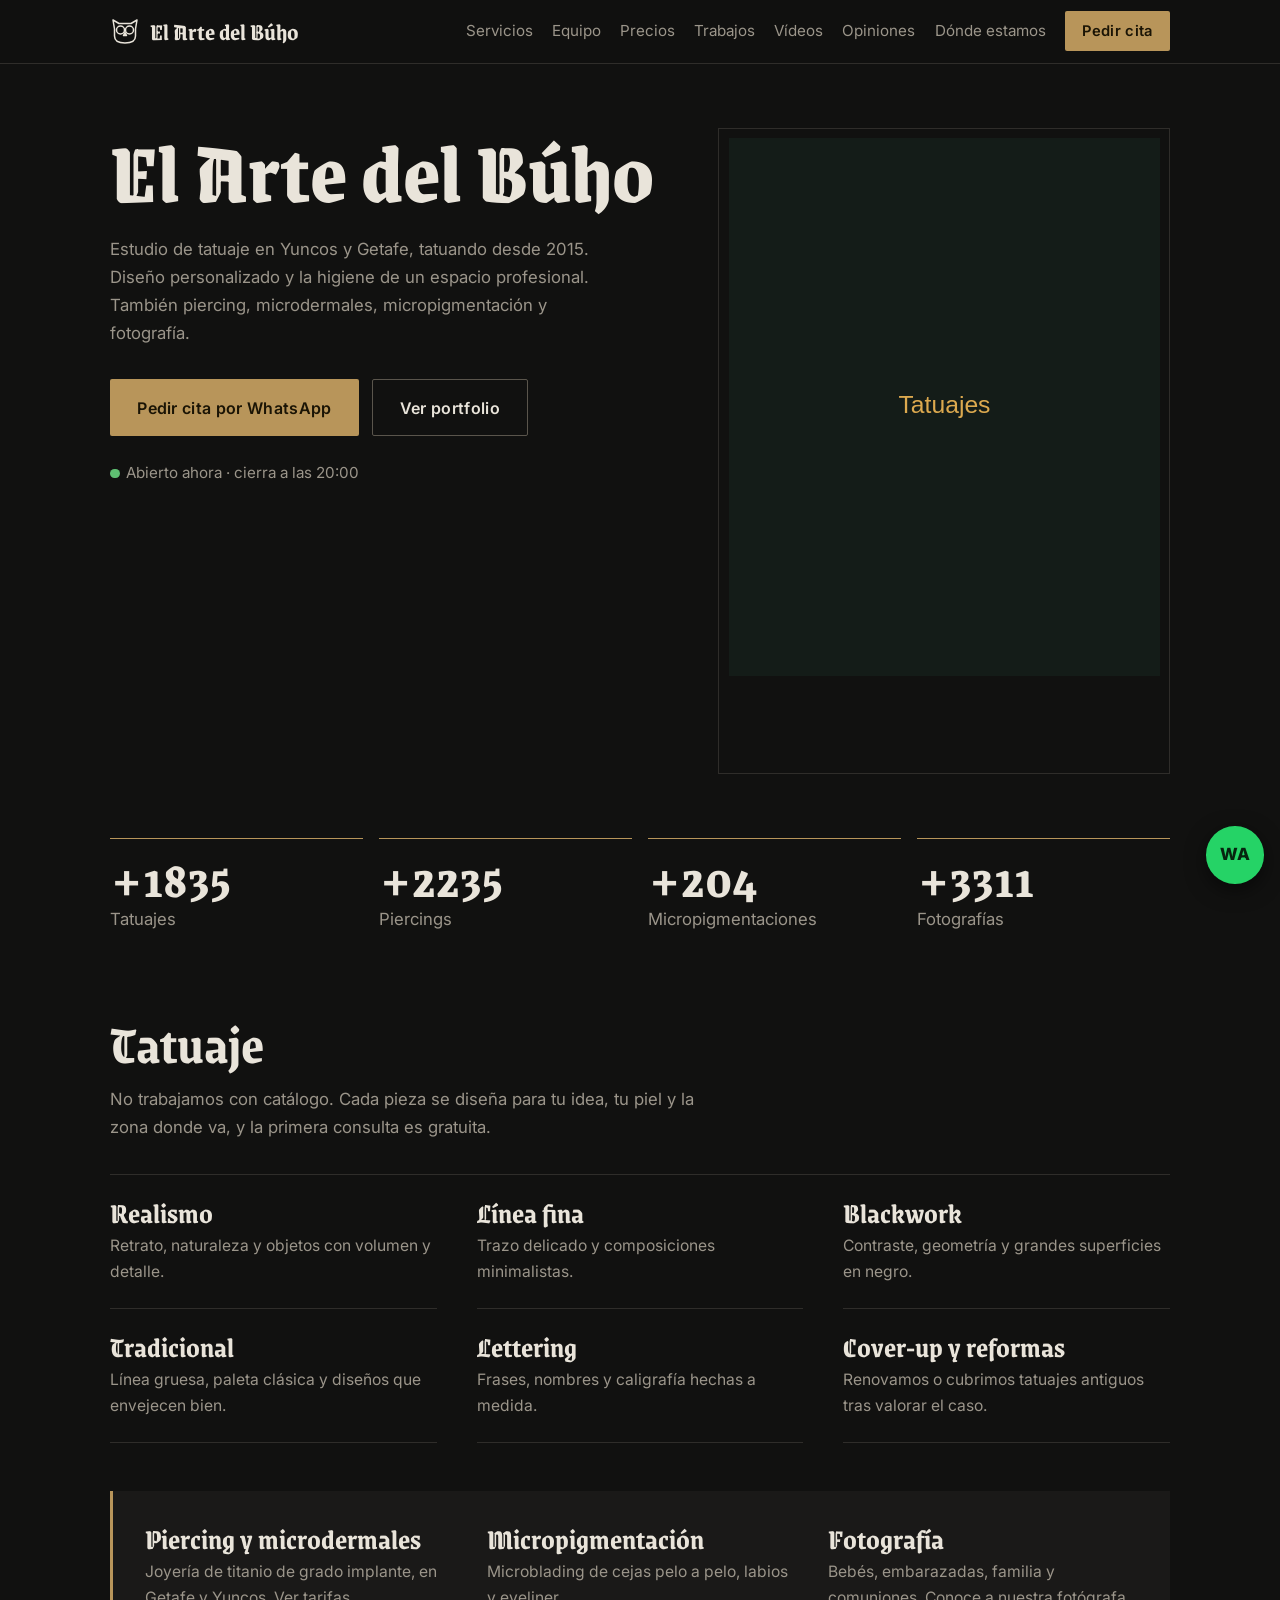
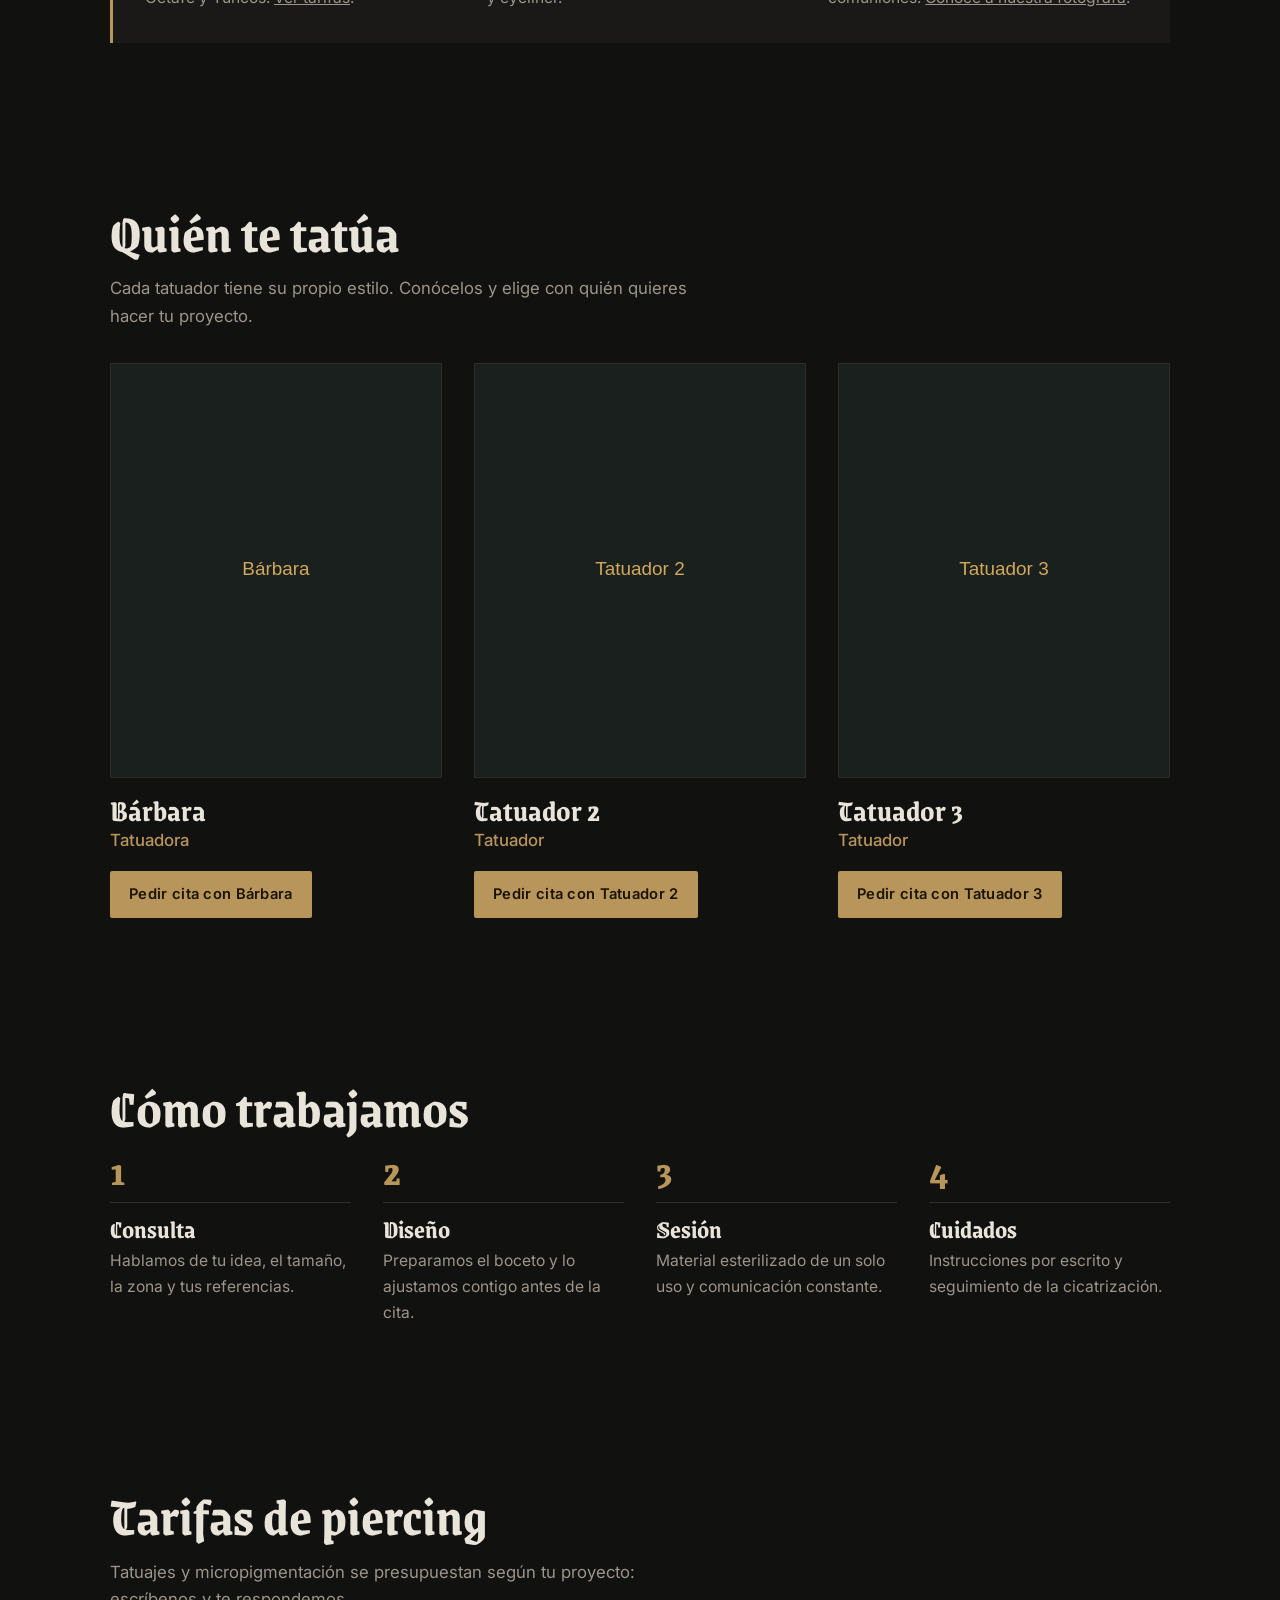
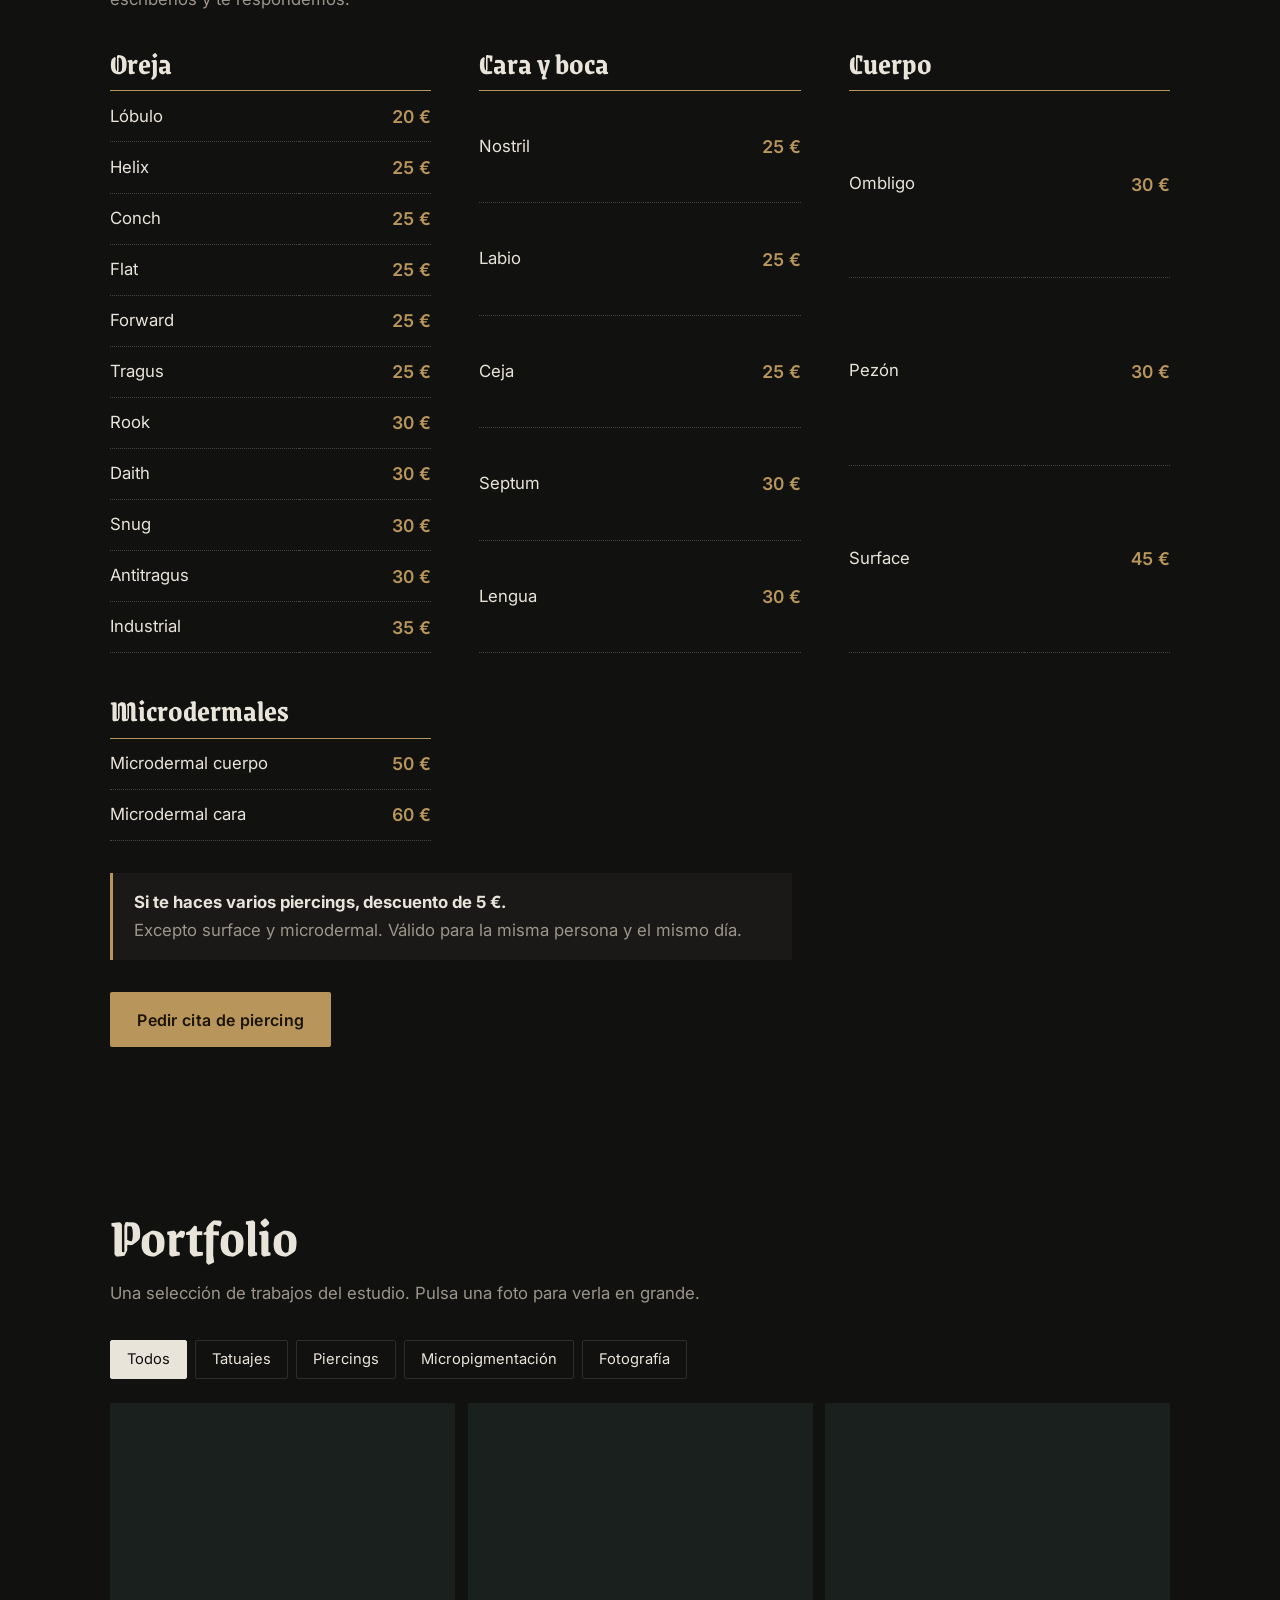
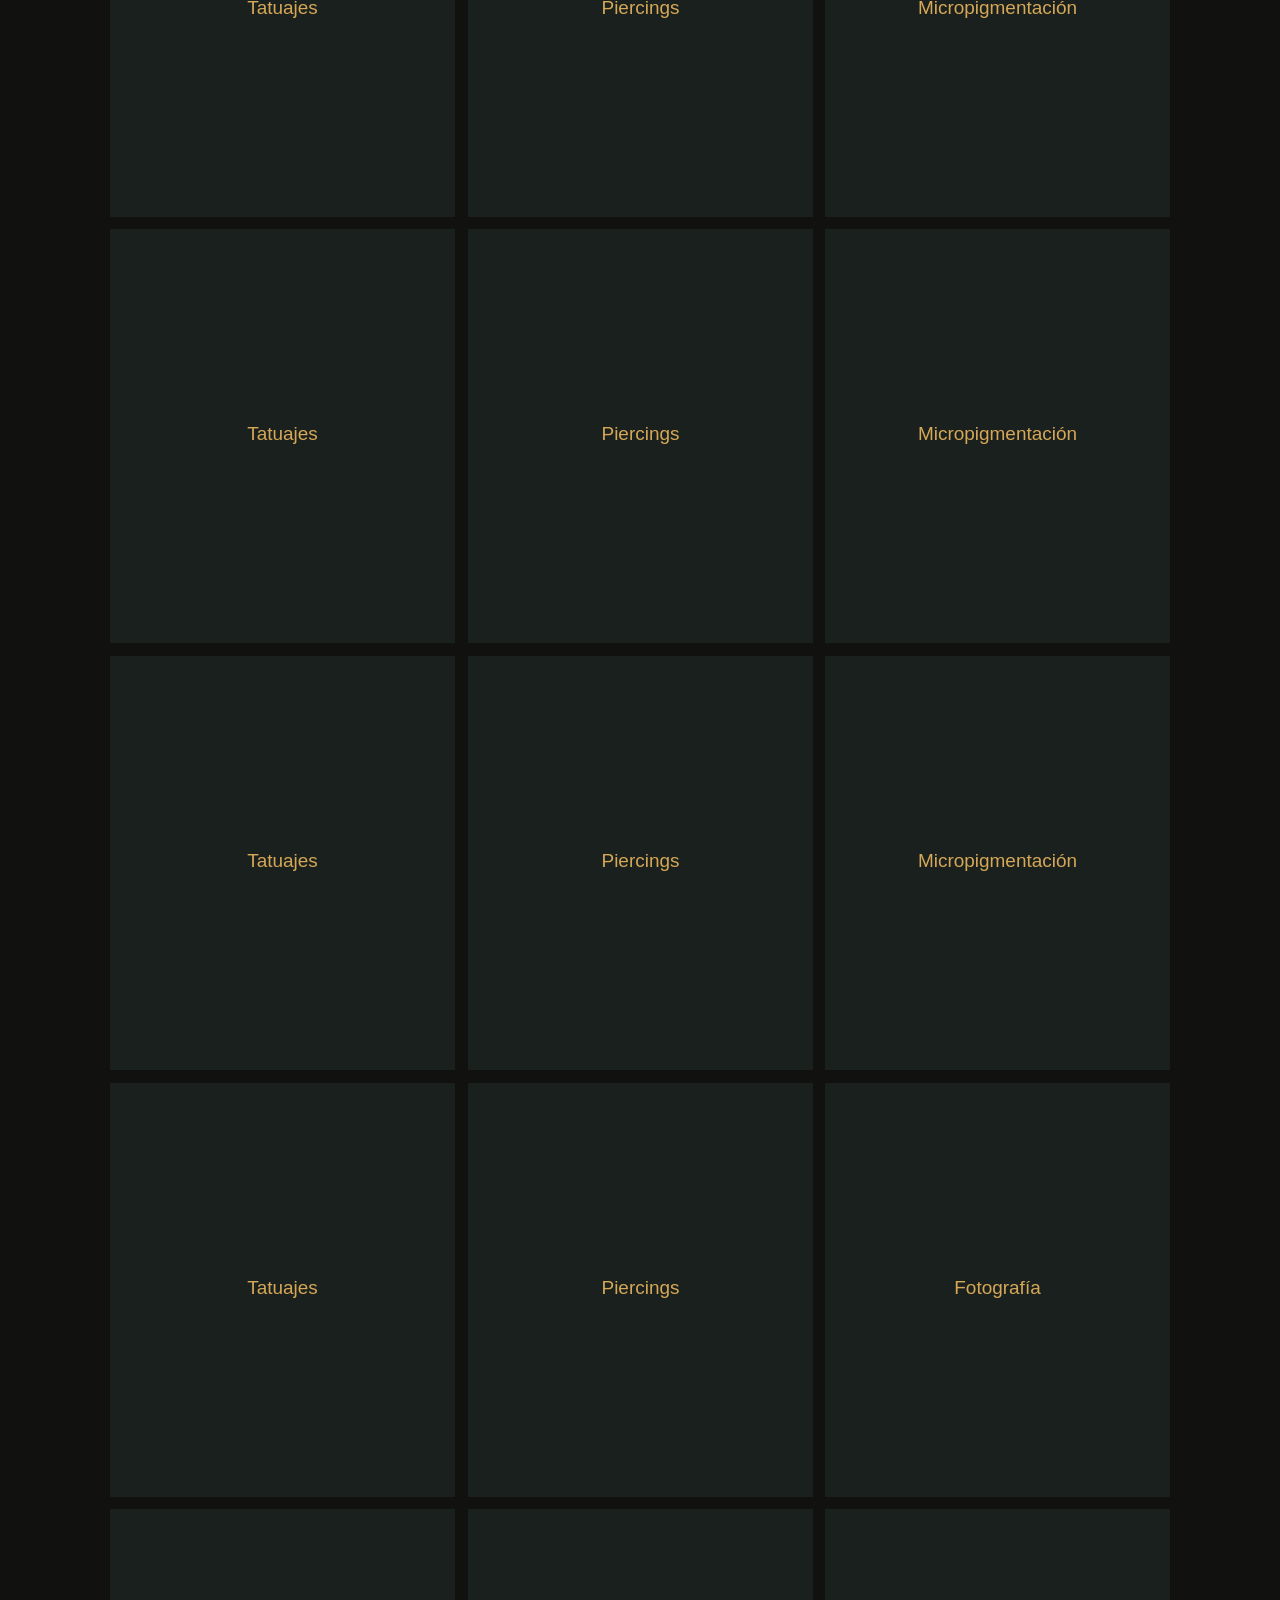
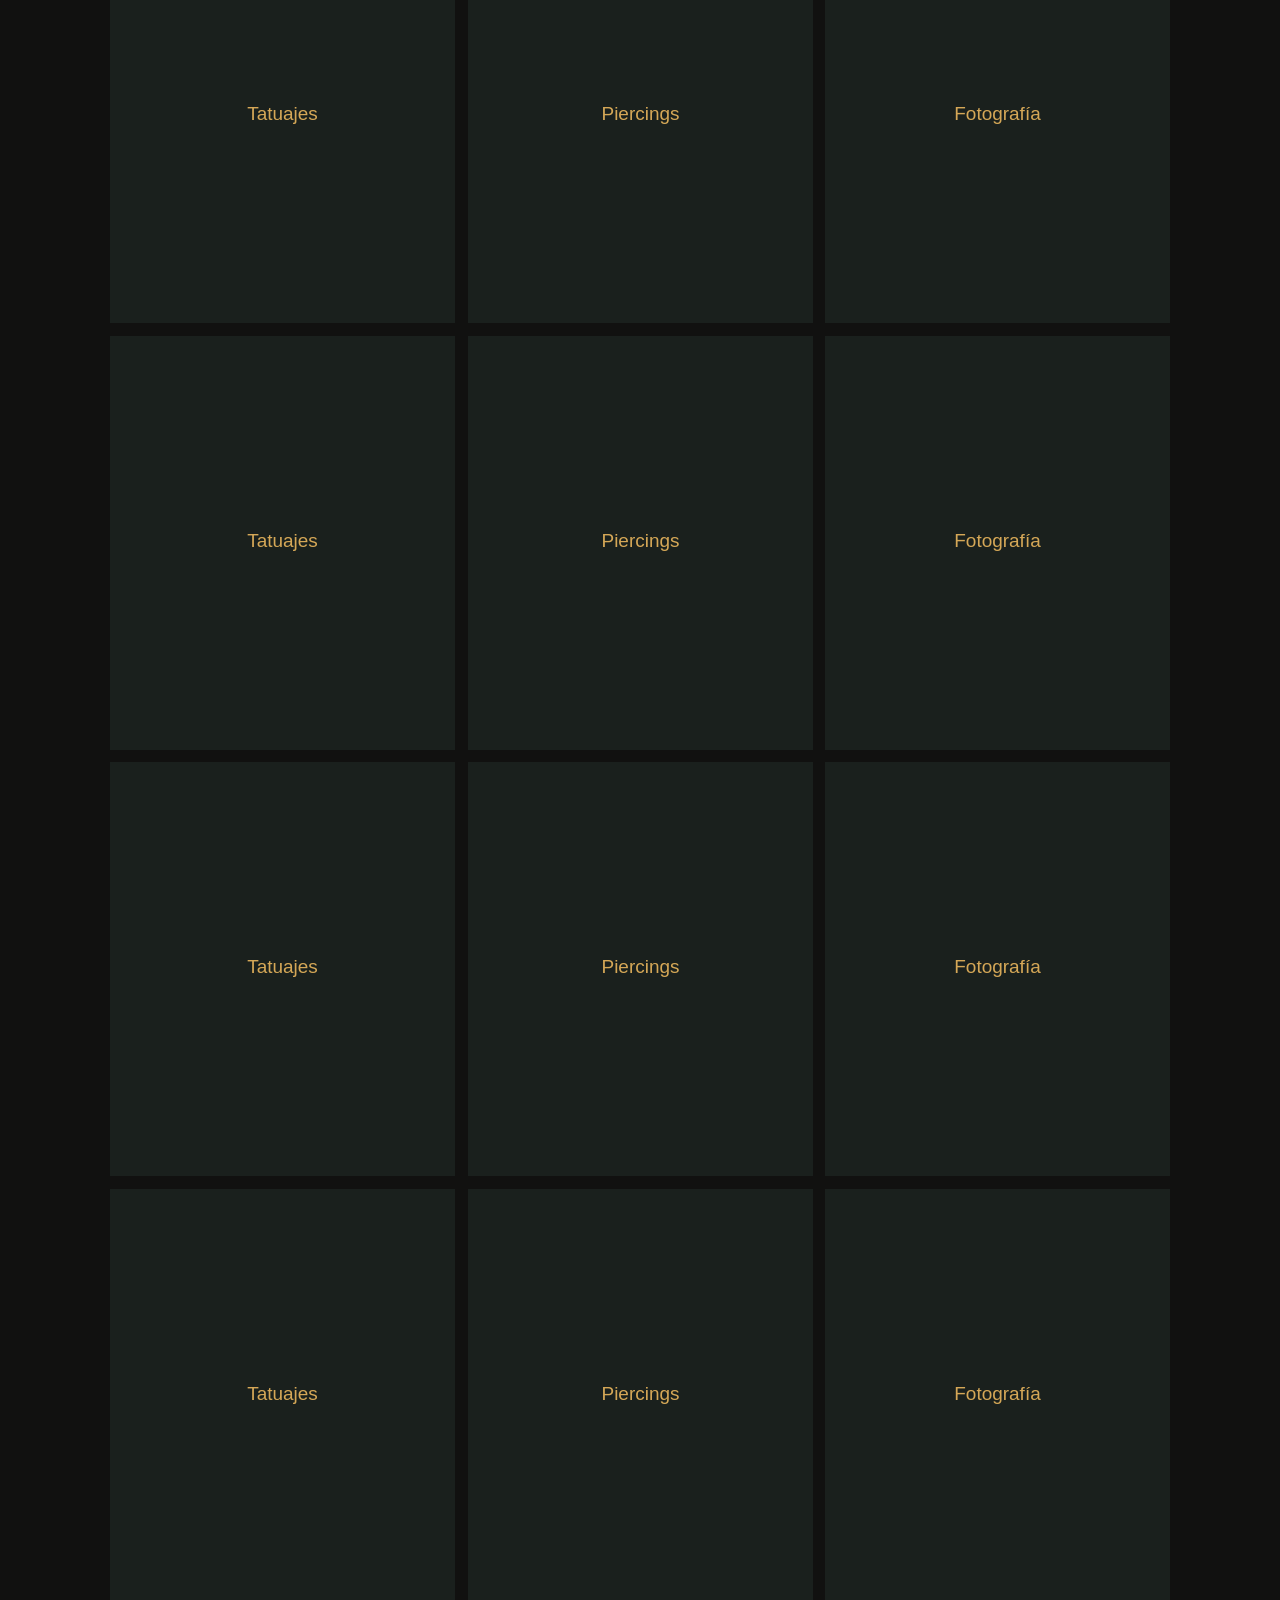
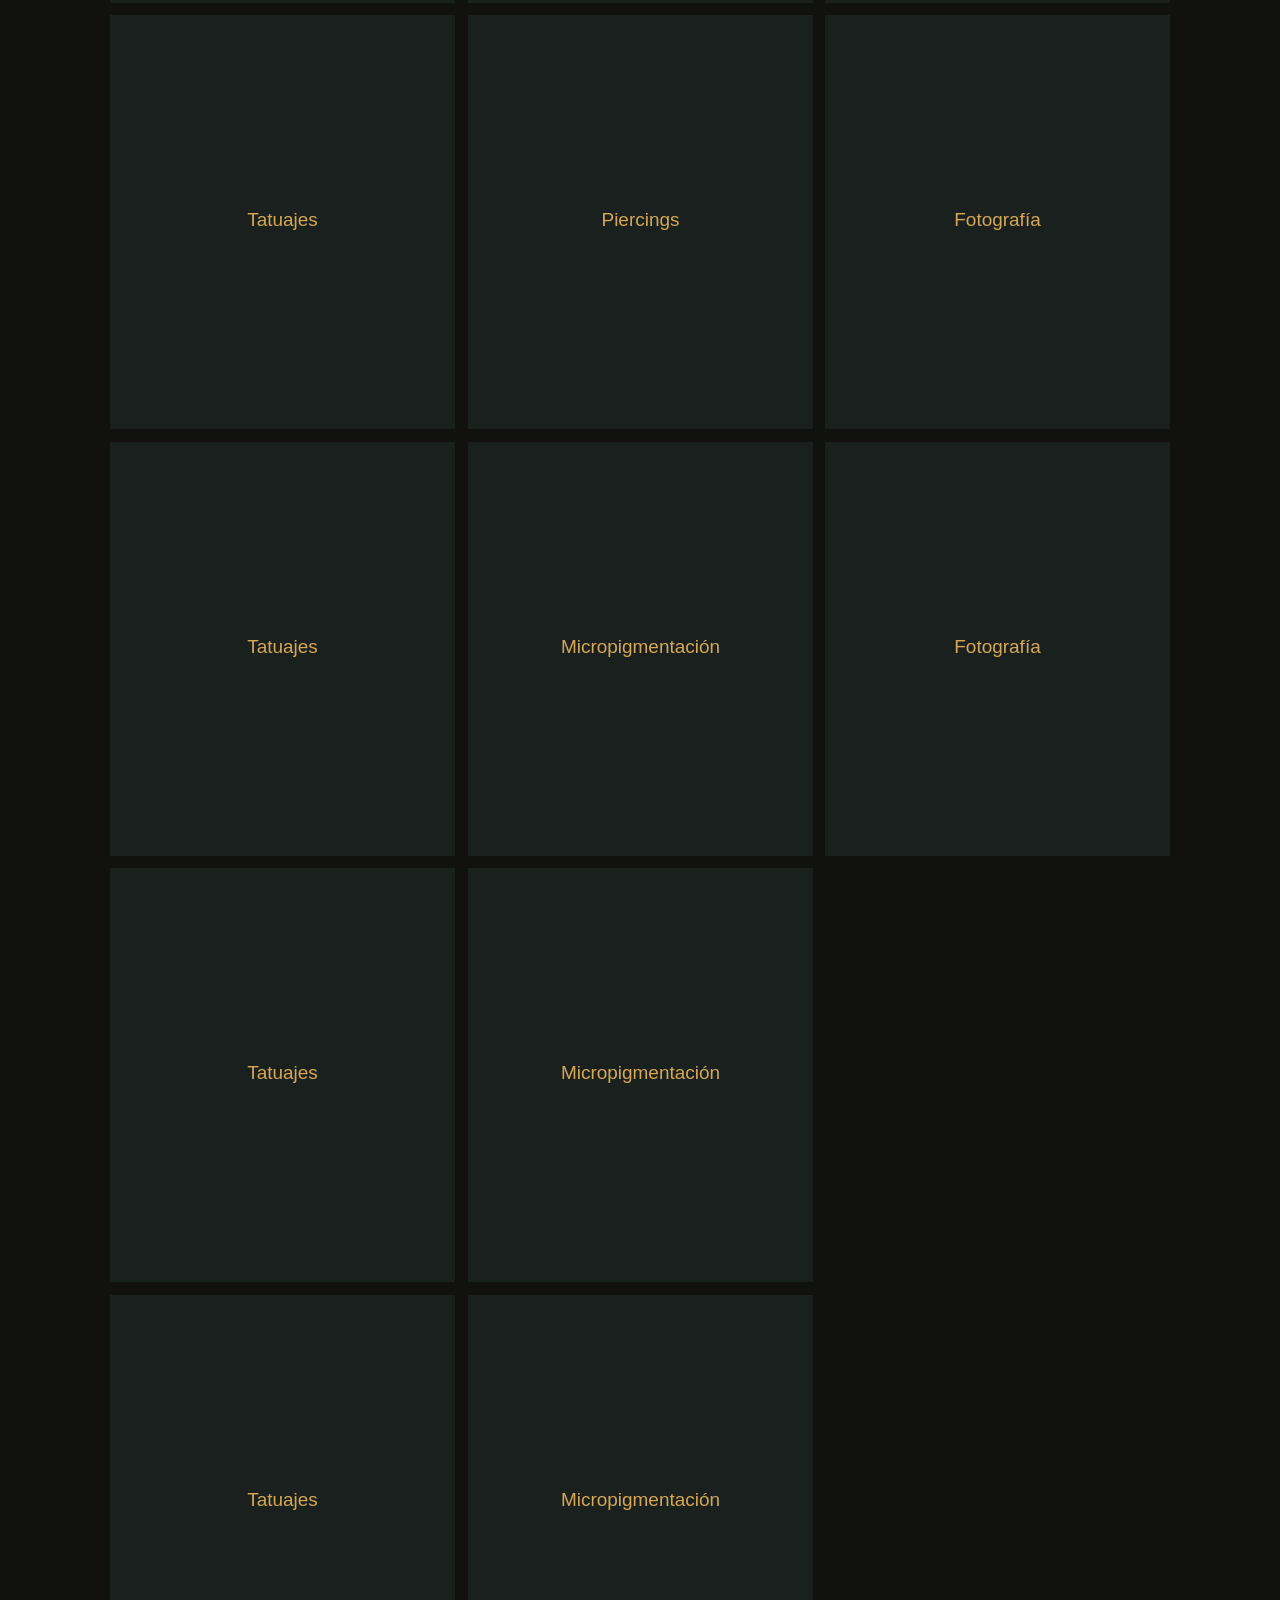
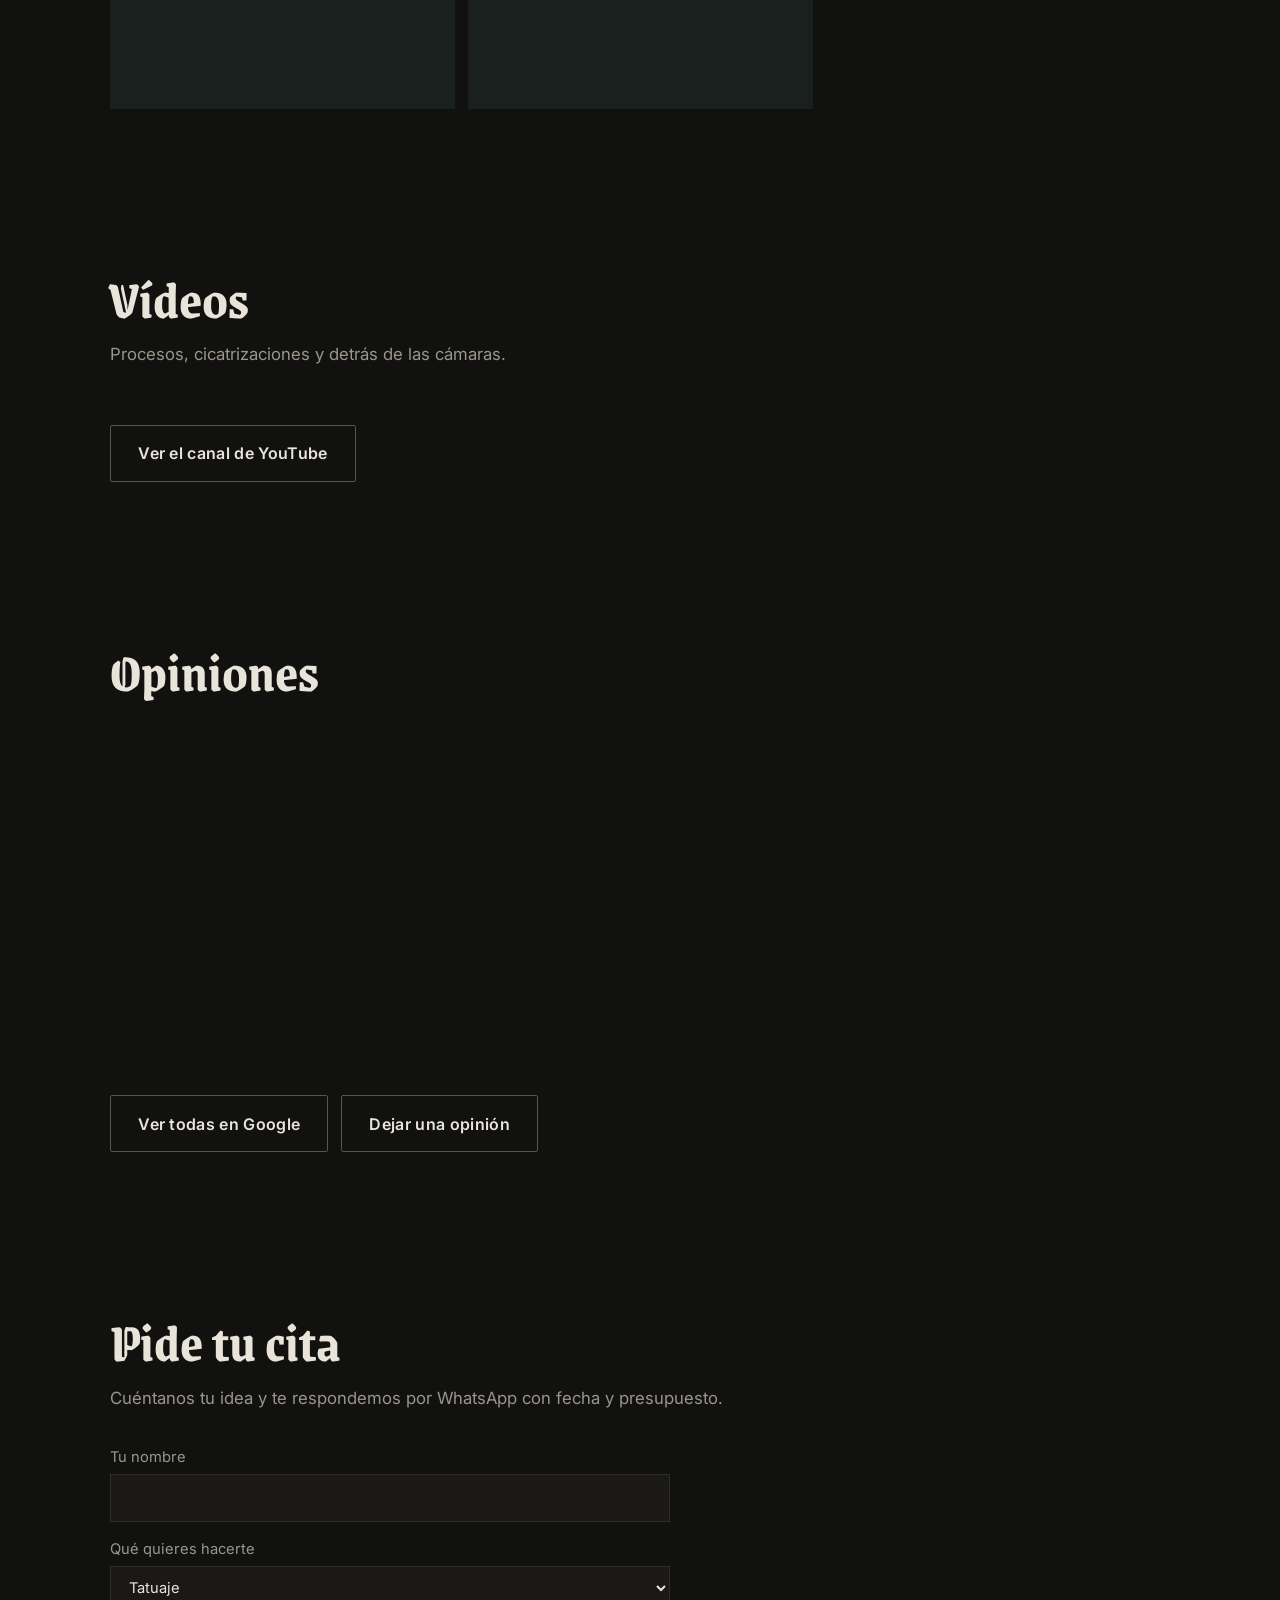
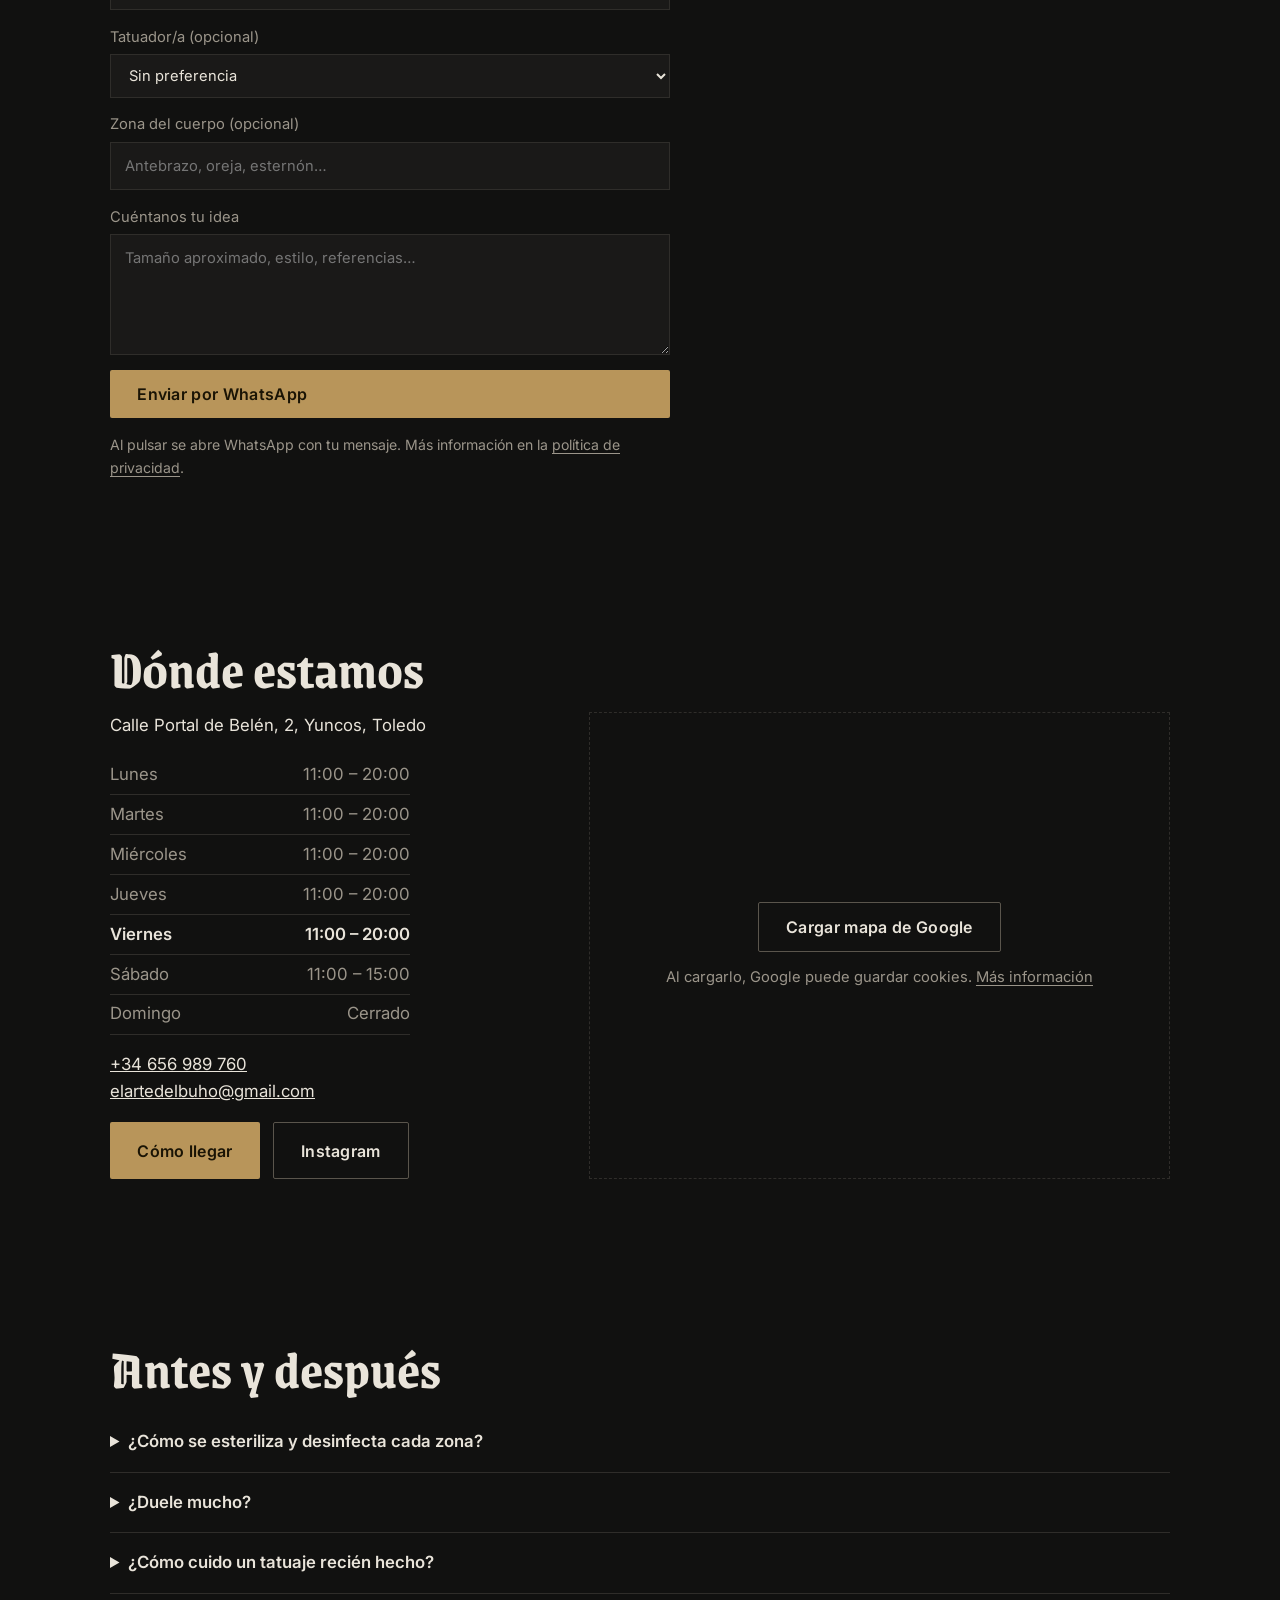
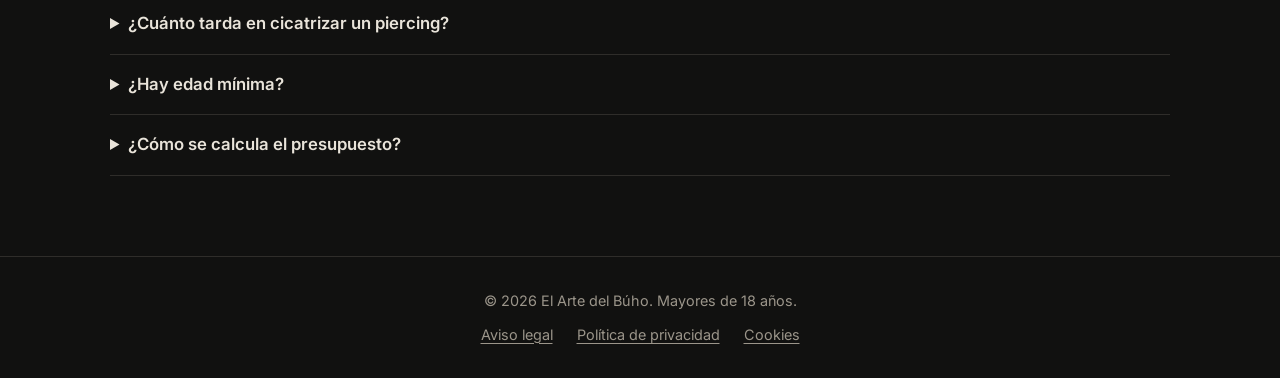
<file: borrar/index (2).html>
<!DOCTYPE html>
<html lang="es">
<head>
<meta charset="utf-8">
<meta name="viewport" content="width=device-width, initial-scale=1">
<title>El Arte del Búho · Estudio de tatuaje en Yuncos y Getafe</title>
<meta name="description" content="Estudio de tatuaje en Yuncos y Getafe, tatuando desde 2015. Piercing, microdermales, micropigmentación y fotografía. Pide tu cita por WhatsApp.">
<meta name="theme-color" content="#111110">
<script>document.documentElement.classList.add("js")</script>
<link rel="preconnect" href="https://fonts.googleapis.com">
<link rel="preconnect" href="https://fonts.gstatic.com" crossorigin>
<link href="https://fonts.googleapis.com/css2?family=Grenze+Gotisch:wght@600;700;800&family=Inter:wght@400;500;600&display=swap" rel="stylesheet">
<style>
:root{--ink:#111110;--ink2:#1a1918;--line:#2f2d2a;--bone:#e9e4da;--mute:#9b958a;--eye:#b8955a;--blood:#7d2e26;
--serif:'Grenze Gotisch','UnifrakturCook',Georgia,serif;--sans:'Inter',system-ui,sans-serif}
*{box-sizing:border-box;margin:0}
html{scroll-behavior:smooth;scroll-padding-top:70px}
body{background:var(--ink);color:var(--bone);font:400 1.05rem/1.65 var(--sans)}
img{max-width:100%;display:block}
a{color:inherit}
:focus-visible{outline:3px solid var(--eye);outline-offset:3px}
h1,h2,h3{font-family:var(--serif);line-height:1.1}
h2{font-size:clamp(2rem,5vw,3.2rem);font-weight:800;margin-bottom:.5rem}
section{padding:5rem 1.25rem;max-width:1100px;margin:auto}
.lead{color:var(--mute);max-width:56ch;margin-bottom:2rem}
.btn{display:inline-flex;align-items:center;gap:.5rem;background:var(--eye);color:#1a1405;font-weight:600;padding:.85rem 1.6rem;border-radius:999px;text-decoration:none;border:0;cursor:pointer;font-size:1rem;font-family:inherit}
.btn:hover{background:#f0b84f}
.btn.ghost{background:none;color:var(--bone);border:1.5px solid var(--line)}
.btn.ghost:hover{border-color:var(--eye)}
nav{position:sticky;top:0;z-index:20;background:#111110ee;backdrop-filter:blur(8px);border-bottom:1px solid var(--line)}
nav div{max-width:1100px;margin:auto;padding:.7rem 1.25rem;display:flex;align-items:center;gap:1.2rem}
nav b{font-family:var(--serif);font-size:1.2rem;margin-right:auto;text-decoration:none}
nav a{text-decoration:none;color:var(--mute);font-size:.95rem}
nav a:hover{color:var(--bone)}

.hero{min-height:88vh;display:grid;place-items:center;text-align:center;padding:3rem 1.25rem;background:radial-gradient(ellipse at 50% 30%,#1d2c24,var(--ink) 70%);max-width:none}
.hero>div{max-width:760px}
.owl{width:min(300px,70vw);margin:0 auto 1.5rem}
.pupil{transition:transform .08s}
.blink{animation:blink 5s infinite;transform-origin:center;transform-box:fill-box}
@keyframes blink{0%,94%,100%{transform:scaleY(1)}97%{transform:scaleY(.05)}}
.hero h1{font-size:clamp(2.8rem,9vw,5.5rem);font-weight:800}
.hero p{color:var(--mute);margin:1rem auto 2rem;max-width:46ch}
.cta{display:flex;gap:.8rem;justify-content:center;flex-wrap:wrap}
#open{display:inline-block;margin-top:1.5rem;font-size:.95rem;color:var(--mute)}
#open i{display:inline-block;width:.6rem;height:.6rem;border-radius:50%;background:var(--blood);margin-right:.4rem}
#open.on i{background:#5fbf72}
.stats{display:grid;grid-template-columns:repeat(auto-fit,minmax(150px,1fr));gap:1rem;max-width:1100px;margin:auto;padding:0 1.25rem}
.stats div{border-top:2px solid var(--eye);padding-top:.8rem}
.stats strong{display:block;font:800 clamp(2.2rem,6vw,3.4rem)/1 var(--serif)}
.stats span{color:var(--mute)}
.svc{display:grid;grid-template-columns:repeat(auto-fit,minmax(230px,1fr));gap:1.2rem}
.svc article{background:var(--ink2);padding:1.6rem;border-left:4px solid var(--eye);border-radius:4px 14px 4px 14px}
.svc article:nth-child(even){border-color:var(--blood)}
.svc h3{font-size:1.5rem;margin-bottom:.4rem}
.svc p{color:var(--mute);font-size:.98rem}
.filters{display:flex;gap:.5rem;flex-wrap:wrap;margin-bottom:1.5rem}
.filters button{background:none;border:1.5px solid var(--line);color:var(--bone);padding:.4rem 1rem;border-radius:999px;cursor:pointer;font:inherit;font-size:.92rem}
.filters button[aria-pressed=true]{background:var(--bone);color:var(--ink);border-color:var(--bone)}
.grid{columns:3 220px;column-gap:.8rem}
.grid button{display:block;width:100%;margin:0 0 .8rem;padding:0;border:0;background:var(--ink2);cursor:zoom-in;border-radius:6px;overflow:hidden}
.grid img{width:100%;transition:transform .3s}
.grid button:hover img{transform:scale(1.04)}
.vids{display:grid;grid-template-columns:repeat(auto-fit,minmax(280px,1fr));gap:1rem}
.v{position:relative;aspect-ratio:16/9;background:var(--ink2);border-radius:8px;overflow:hidden;border:0;padding:0;cursor:pointer;width:100%;color:var(--bone)}
.v img,.v iframe{position:absolute;inset:0;width:100%;height:100%;object-fit:cover;border:0}
.v span{position:absolute;inset:0;display:grid;place-items:center;font-size:3rem;text-shadow:0 2px 12px #000}
.empty{border:1.5px dashed var(--line);padding:1.5rem;border-radius:8px;color:var(--mute)}
.sum{display:flex;align-items:baseline;gap:.8rem;flex-wrap:wrap;margin-bottom:1.5rem}
.sum strong{font:800 3rem/1 var(--serif)}
.stars{color:var(--eye);letter-spacing:.1em}
.revs{display:grid;grid-template-columns:repeat(auto-fit,minmax(260px,1fr));gap:1rem;margin-bottom:1.5rem}
.revs blockquote{background:var(--ink2);padding:1.3rem;border-radius:10px;font-size:.98rem}
.revs footer{margin-top:.8rem;color:var(--mute);font-size:.88rem}
.loc{display:grid;grid-template-columns:1fr 1.3fr;gap:2rem}
@media(max-width:800px){.loc{grid-template-columns:1fr}}
.loc iframe{width:100%;min-height:340px;border:0;border-radius:10px;filter:grayscale(.5) contrast(1.05)}
.hours{list-style:none;padding:0;margin:1rem 0;max-width:300px}
.hours li{display:flex;justify-content:space-between;padding:.35rem 0;border-bottom:1px solid var(--line);color:var(--mute)}
.hours li.today{color:var(--bone);font-weight:600}
form{display:grid;gap:.9rem;max-width:560px}
label{display:grid;gap:.3rem;font-size:.92rem;color:var(--mute)}
input,select,textarea{background:var(--ink2);border:1.5px solid var(--line);color:var(--bone);padding:.7rem .9rem;border-radius:8px;font:inherit}
details{border-bottom:1px solid var(--line);padding:1rem 0}
summary{cursor:pointer;font-weight:600}
details p{color:var(--mute);margin-top:.6rem;max-width:62ch}
footer.f{border-top:1px solid var(--line);text-align:center;padding:2rem 1.25rem;color:var(--mute);font-size:.9rem}
.fab{position:fixed;right:1rem;bottom:1rem;z-index:30;background:#25d366;color:#06240f;width:3.6rem;height:3.6rem;border-radius:50%;display:grid;place-items:center;box-shadow:0 6px 20px #0008;text-decoration:none;font-weight:800}
#lb{position:fixed;inset:0;background:#000e;z-index:50;display:none;place-items:center;padding:1rem}
#lb.on{display:grid}
#lb img{max-height:86vh;max-width:94vw;border-radius:6px}
#lb button{position:absolute;background:none;border:0;color:#fff;font-size:2.4rem;cursor:pointer;padding:.5rem 1rem}
#lb .x{top:.5rem;right:.5rem}#lb .p{left:.3rem}#lb .n{right:.3rem}
@media(prefers-reduced-motion:reduce){*{animation:none!important;transition:none!important;scroll-behavior:auto!important}}
/* Acabado serio: formas rectas, líneas finas, tipografía editorial */
h1,h2,h3{font-weight:700;letter-spacing:0}
h2{font-size:clamp(2.2rem,5vw,3.4rem);margin-bottom:.8rem}
.btn{border-radius:2px;padding:.9rem 1.7rem;letter-spacing:.02em}
.btn.ghost{border-color:#5a554c}
.filters button,nav .btn{border-radius:2px}
nav b{display:flex;align-items:center;gap:.6rem;font-size:1.5rem}
.hero{display:grid;grid-template-columns:1.1fr .9fr;gap:3.5rem;align-items:center;min-height:86vh;max-width:1100px;margin:auto;padding:4rem 1.25rem;background:none;text-align:left;place-items:unset}
.hero>div{max-width:none}
.hero h1{font-size:clamp(3rem,7.5vw,5.4rem);line-height:1}
.hero p{margin:1.4rem 0 2rem;max-width:44ch}
.hero .cta{justify-content:flex-start}
.hero-f{margin:0;border:1px solid var(--line);padding:.6rem}
.hero-f img{width:100%;aspect-ratio:4/5;object-fit:cover;filter:grayscale(.2) contrast(1.05)}
@media(max-width:800px){.hero{grid-template-columns:1fr;min-height:0;gap:2rem}.hero-f img{aspect-ratio:4/3}}
.stats div{border-top:1px solid var(--eye)}
.stats strong{font-weight:700}
.styles{display:grid;grid-template-columns:repeat(auto-fit,minmax(280px,1fr));column-gap:2.5rem;border-top:1px solid var(--line)}
.styles div{padding:1.4rem 0;border-bottom:1px solid var(--line)}
.styles h3,.also h3{font-size:1.8rem;margin-bottom:.3rem}
.styles p,.also p{color:var(--mute);font-size:.98rem}
.also{display:grid;grid-template-columns:repeat(auto-fit,minmax(220px,1fr));gap:2rem;margin-top:3rem;padding:2rem;background:var(--ink2);border-left:3px solid var(--eye)}
.steps{list-style:none;padding:0;display:grid;grid-template-columns:repeat(auto-fit,minmax(220px,1fr));gap:2rem;counter-reset:s}
.steps li{counter-increment:s;color:var(--mute);font-size:.98rem}
.steps li::before{content:counter(s);display:block;font:700 2.6rem/1 var(--serif);color:var(--eye);border-bottom:1px solid var(--line);padding-bottom:.6rem;margin-bottom:.8rem}
.steps h3{color:var(--bone);font-size:1.6rem;margin-bottom:.3rem}
.grid button,.grid img,.revs blockquote,.v,.loc iframe,input,select,textarea{border-radius:0}
.grid img{filter:grayscale(.25)}.grid button:hover img{filter:none}
.revs blockquote{border-top:2px solid var(--eye);background:var(--ink2)}
.loc iframe{filter:grayscale(.8) contrast(1.05)}
.prices{display:grid;grid-template-columns:repeat(auto-fit,minmax(260px,1fr));gap:2.5rem 3rem;margin-bottom:2rem}
.prices table{width:100%;border-collapse:collapse}
.prices caption{text-align:left;font:700 1.9rem/1.2 var(--serif);padding-bottom:.5rem;border-bottom:1px solid var(--eye)}
.prices thead{position:absolute;width:1px;height:1px;overflow:hidden;clip:rect(0 0 0 0)}
.prices tbody th{text-align:left;font-weight:400;padding:.7rem 0;border-bottom:1px dotted #4a463f}
.prices td{text-align:right;padding:.7rem 0 .7rem 1rem;border-bottom:1px dotted #4a463f;font:600 1.1rem var(--sans);font-variant-numeric:tabular-nums;color:var(--eye);white-space:nowrap}
.deal{background:var(--ink2);border-left:3px solid var(--eye);padding:1rem 1.3rem;margin-bottom:2rem;max-width:62ch;color:var(--mute)}
.deal strong{color:var(--bone)}
/* Animaciones: pocas y con sentido. Se desactivan si el visitante pide menos movimiento */
@keyframes rise{from{opacity:0;transform:translateY(22px)}}
@keyframes unveil{from{clip-path:inset(0 0 100% 0);transform:scale(1.06)}}
@keyframes pop{from{opacity:0;transform:scale(.97)}}
@keyframes fade{from{opacity:0}}
@keyframes pulse{0%{box-shadow:0 0 0 0 #5fbf7299}100%{box-shadow:0 0 0 9px #5fbf7200}}
@keyframes ring{to{transform:scale(1.7);opacity:0}}
@keyframes fabIn{from{opacity:0;transform:translateY(16px)}}
.btn{transition:transform .2s,background .2s,border-color .2s}
.btn:hover{transform:translateY(-2px)}
.styles div{transition:border-color .3s}.styles div:hover{border-bottom-color:var(--eye)}
.js .grid img{opacity:0;transition:opacity .6s,transform .4s,filter .3s}
.js .grid img.ld{opacity:1}
.grid button{animation:pop .5s calc(min(var(--i,0),12) * 40ms) both}
details[open] p{animation:fade .4s}
#lb.on{animation:fade .25s}#lb.on img{animation:pop .3s}
#open.on i{animation:pulse 2s infinite}
.fab{animation:fabIn .6s 1.2s both}
.fab::after{content:"";position:absolute;inset:0;border-radius:50%;border:2px solid #25d366;animation:ring 2.4s 2.5s 3 both}
@media(prefers-reduced-motion:no-preference){
.hero>div>*{animation:rise .9s cubic-bezier(.2,.7,.2,1) both}
.hero>div>*:nth-child(2){animation-delay:.12s}.hero>div>*:nth-child(3){animation-delay:.24s}.hero>div>*:nth-child(4){animation-delay:.4s}
.hero-f img{animation:unveil 1.2s .25s cubic-bezier(.2,.7,.2,1) both}
.rv{opacity:0;transform:translateY(18px);transition:opacity .7s ease,transform .7s cubic-bezier(.2,.7,.2,1)}
.rv.in{opacity:1;transform:none}
}
/* Menú móvil, equipo, legal */
nav .btn,nav .btn:hover{color:#1a1405}
.nav-cta{padding:.5rem 1.1rem;font-size:.92rem}
.menu{display:flex;gap:1.2rem;list-style:none;padding:0;align-items:center}
.menu .m-cta{display:none}
.burger{display:none;width:44px;height:44px;background:none;border:0;color:var(--bone);cursor:pointer;position:relative}
.burger span,.burger::before,.burger::after{content:"";position:absolute;left:11px;right:11px;height:2px;background:currentColor;transition:transform .25s,opacity .2s,top .25s}
.burger::before{top:15px}.burger span{top:21px}.burger::after{top:27px}
nav.open .burger::before{top:21px;transform:rotate(45deg)}nav.open .burger span{opacity:0}nav.open .burger::after{top:21px;transform:rotate(-45deg)}
@media(max-width:900px){
.burger{display:block}.nav-cta{display:none}
.menu{display:none;position:absolute;top:100%;left:0;right:0;flex-direction:column;align-items:stretch;gap:0;background:var(--ink);border-bottom:1px solid var(--line);padding:.5rem 1.25rem 1.25rem}
nav.open .menu{display:flex}
.menu a{display:block;padding:.9rem 0;border-bottom:1px solid var(--line);font-size:1.05rem}
.menu .m-cta{display:block;margin-top:1rem}
.menu .m-cta a{border:0;padding:.9rem 1.6rem;justify-content:center;text-align:center}
}
.team{display:grid;grid-template-columns:repeat(auto-fit,minmax(250px,1fr));gap:2.5rem 2rem}
.artist{display:flex;flex-direction:column;gap:1rem}
.artist img{width:100%;aspect-ratio:4/5;object-fit:cover;filter:grayscale(.3);border:1px solid var(--line)}
.artist h3{font-size:1.9rem}.artist p{color:var(--mute)}.artist .role{color:var(--eye);font-weight:500}
.tags{display:flex;flex-wrap:wrap;gap:.4rem;list-style:none;padding:0;margin:.5rem 0}
.tags li{border:1px solid var(--line);padding:.15rem .7rem;font-size:.85rem;color:var(--mute)}
.artist .cta{justify-content:flex-start;margin-top:auto}
.artist .btn{font-size:.92rem;padding:.7rem 1.2rem}
.zones{display:grid;gap:.9rem;margin-top:1rem;max-width:62ch}
.zones dt{font-weight:600}.zones dd{margin:0;color:var(--mute)}
.mapbox{min-height:340px;display:grid;place-content:center;justify-items:center;gap:.8rem;text-align:center;border:1px dashed var(--line);padding:1.5rem;color:var(--mute);font-size:.92rem}
.note{font-size:.88rem;color:var(--mute)}
.legal-links{display:flex;gap:1.5rem;justify-content:center;flex-wrap:wrap;margin-top:.6rem}
footer.f a,.note a,.mapbox a{text-underline-offset:3px}
</style>
</head>
<body>

<nav id="nav"><div>
  <b><svg width="30" height="26" viewBox="0 0 60 52" fill="none" stroke="currentColor" stroke-width="3" stroke-linejoin="round" aria-hidden="true"><path d="M6 4l12 7h24l12-7-3 18v14q0 14-21 14T9 36V22z"/><circle cx="21" cy="24" r="8"/><circle cx="39" cy="24" r="8"/><path d="M30 29l-3 6h6z" fill="currentColor"/></svg>El Arte del Búho</b>
  <ul class="menu" id="menu"><li><a href="#servicios">Servicios</a></li><li><a href="#equipo">Equipo</a></li><li><a href="#precios">Precios</a></li><li><a href="#galeria">Trabajos</a></li><li><a href="#videos">Vídeos</a></li><li><a href="#opiniones">Opiniones</a></li><li><a href="#donde">Dónde estamos</a></li><li class="m-cta"><a class="btn" href="#cita">Pedir cita</a></li></ul>
  <a class="btn nav-cta" href="#cita">Pedir cita</a>
  <button class="burger" id="burger" aria-expanded="false" aria-controls="menu" aria-label="Abrir menú"><span></span></button>
</div></nav>

<section class="hero" id="inicio">
  <div>
    <h1>El Arte del Búho</h1>
    <p>Estudio de tatuaje en Yuncos y Getafe, tatuando desde 2015. Diseño personalizado y la higiene de un espacio profesional. También piercing, microdermales, micropigmentación y fotografía.</p>
    <div class="cta">
      <a class="btn" href="#cita">Pedir cita por WhatsApp</a>
      <a class="btn ghost" href="#galeria">Ver portfolio</a>
    </div>
    <span id="open"></span>
  </div>
  <figure class="hero-f"><img id="heroImg" alt="Tatuaje realizado en el estudio"></figure>
</section>

<div class="stats" id="stats"></div>

<section id="servicios">
  <h2>Tatuaje</h2>
  <p class="lead">No trabajamos con catálogo. Cada pieza se diseña para tu idea, tu piel y la zona donde va, y la primera consulta es gratuita.</p>
  <div class="styles">
    <div><h3>Realismo</h3><p>Retrato, naturaleza y objetos con volumen y detalle.</p></div>
    <div><h3>Línea fina</h3><p>Trazo delicado y composiciones minimalistas.</p></div>
    <div><h3>Blackwork</h3><p>Contraste, geometría y grandes superficies en negro.</p></div>
    <div><h3>Tradicional</h3><p>Línea gruesa, paleta clásica y diseños que envejecen bien.</p></div>
    <div><h3>Lettering</h3><p>Frases, nombres y caligrafía hechas a medida.</p></div>
    <div><h3>Cover-up y reformas</h3><p>Renovamos o cubrimos tatuajes antiguos tras valorar el caso.</p></div>
  </div>
  <div class="also">
    <div><h3>Piercing y microdermales</h3><p>Joyería de titanio de grado implante, en Getafe y Yuncos. <a href="#precios">Ver tarifas</a>.</p></div>
    <div><h3>Micropigmentación</h3><p>Microblading de cejas pelo a pelo, labios y eyeliner.</p></div>
    <div><h3>Fotografía</h3><p>Bebés, embarazadas, familia y comuniones. <a href="https://nadiacrfotografia.com/" target="_blank" rel="noopener">Conoce a nuestra fotógrafa</a>.</p></div>
  </div>
</section>

<section id="equipo">
  <h2>Quién te tatúa</h2>
  <p class="lead">Cada tatuador tiene su propio estilo. Conócelos y elige con quién quieres hacer tu proyecto.</p>
  <div class="team" id="team"></div>
</section>

<section id="proceso">
  <h2>Cómo trabajamos</h2>
  <ol class="steps">
    <li><h3>Consulta</h3>Hablamos de tu idea, el tamaño, la zona y tus referencias.</li>
    <li><h3>Diseño</h3>Preparamos el boceto y lo ajustamos contigo antes de la cita.</li>
    <li><h3>Sesión</h3>Material esterilizado de un solo uso y comunicación constante.</li>
    <li><h3>Cuidados</h3>Instrucciones por escrito y seguimiento de la cicatrización.</li>
  </ol>
</section>

<section id="precios">
  <h2>Tarifas de piercing</h2>
  <p class="lead">Tatuajes y micropigmentación se presupuestan según tu proyecto: escríbenos y te respondemos.</p>
  <div class="prices" id="prices"></div>
  <p class="deal"><strong>Si te haces varios piercings, descuento de 5&nbsp;€.</strong><br>Excepto surface y microdermal. Válido para la misma persona y el mismo día.</p>
  <a class="btn" id="priceCta" target="_blank" rel="noopener">Pedir cita de piercing</a>
</section>

<section id="galeria">
  <h2>Portfolio</h2>
  <p class="lead">Una selección de trabajos del estudio. Pulsa una foto para verla en grande.</p>
  <div class="filters" id="filters"></div>
  <div class="grid" id="grid"></div>
</section>

<section id="videos">
  <h2>Vídeos</h2>
  <p class="lead">Procesos, cicatrizaciones y detrás de las cámaras.</p>
  <div class="vids" id="vids"></div>
  <p style="margin-top:1.5rem"><a class="btn ghost" id="yt" target="_blank" rel="noopener">Ver el canal de YouTube</a></p>
</section>

<section id="opiniones">
  <h2>Opiniones</h2>
  <div class="sum"><strong id="avg"></strong><span class="stars" id="avgStars"></span><span id="cnt" style="color:var(--mute)"></span></div>
  <div class="revs" id="revs"></div>
  <div class="cta" style="justify-content:flex-start">
    <a class="btn ghost" id="allRev" target="_blank" rel="noopener">Ver todas en Google</a>
    <a class="btn ghost" id="newRev" target="_blank" rel="noopener">Dejar una opinión</a>
  </div>
</section>

<section id="cita">
  <h2>Pide tu cita</h2>
  <p class="lead">Cuéntanos tu idea y te respondemos por WhatsApp con fecha y presupuesto.</p>
  <form id="form">
    <label>Tu nombre<input name="n" required autocomplete="name"></label>
    <label>Qué quieres hacerte
      <select name="s"><option>Tatuaje</option><option>Piercing</option><option>Microdermal</option><option>Sesión de fotografía</option><option>Otra consulta</option></select></label>
    <label>Tatuador/a (opcional)<select name="t" id="artistSel"></select></label>
    <label>Zona del cuerpo (opcional)<input name="z" placeholder="Antebrazo, oreja, esternón…"></label>
    <label>Cuéntanos tu idea<textarea name="m" rows="4" placeholder="Tamaño aproximado, estilo, referencias…"></textarea></label>
    <button class="btn" type="submit">Enviar por WhatsApp</button>
    <p class="note">Al pulsar se abre WhatsApp con tu mensaje. Más información en la <a href="legal.html#privacidad">política de privacidad</a>.</p>
  </form>
</section>

<section id="donde">
  <h2>Dónde estamos</h2>
  <div class="loc">
    <div>
      <p id="addr"></p>
      <ul class="hours" id="hours"></ul>
      <p><a id="tel"></a><br><a id="mail"></a></p>
      <div class="cta" style="justify-content:flex-start;margin-top:1rem">
        <a class="btn" id="route" target="_blank" rel="noopener">Cómo llegar</a>
        <a class="btn ghost" id="ig" target="_blank" rel="noopener">Instagram</a>
      </div>
    </div>
    <div class="mapbox" id="mapbox"><button class="btn ghost" id="mapBtn" type="button">Cargar mapa de Google</button><p>Al cargarlo, Google puede guardar cookies. <a href="legal.html#cookies">Más información</a></p></div>
  </div>
</section>

<section id="faq">
  <h2>Antes y después</h2>
  <details><summary>¿Cómo se esteriliza y desinfecta cada zona?</summary>
    <dl class="zones">
      <dt>Instrumental reutilizable</dt><dd>Se lava, se embolsa y se esteriliza en autoclave. La bolsa se abre delante de ti.</dd>
      <dt>Agujas y cartuchos</dt><dd>Son estériles y de un solo uso. Se abren en la cabina y se desechan al terminar.</dd>
      <dt>Joyería de piercing</dt><dd>Llega esterilizada y se abre delante de ti, justo antes de colocarla.</dd>
      <dt>Máquinas y cables</dt><dd>Se cubren con fundas barrera desechables que se cambian con cada cliente.</dd>
      <dt>Camilla, sillón y superficies</dt><dd>Se protegen con barreras desechables y se desinfectan entre un cliente y el siguiente.</dd>
      <dt>Tu piel</dt><dd>Se limpia y se desinfecta antes de empezar. Se trabaja siempre con guantes nuevos y, si hay que rasurar, con maquinilla desechable.</dd>
      <dt>Residuos</dt><dd>El material punzante va a contenedores homologados y lo recoge un gestor autorizado.</dd>
    </dl>
  </details>
  <details><summary>¿Duele mucho?</summary><p>Depende de la zona y de cada persona. Antes de empezar te explicamos qué esperar y paramos cuando lo necesites.</p></details>
  <details><summary>¿Cómo cuido un tatuaje recién hecho?</summary><p>Lávalo con jabón neutro, sécalo a toques, aplica crema cicatrizante fina y evita sol, piscina y mar durante dos semanas. Te damos las instrucciones por escrito.</p></details>
  <details><summary>¿Cuánto tarda en cicatrizar un piercing?</summary><p>Desde unas semanas en el lóbulo hasta varios meses en cartílago u ombligo. Limpia con suero fisiológico y no gires la joya.</p></details>
  <details><summary>¿Hay edad mínima?</summary><p>Solo trabajamos con mayores de 18 años. Se pide DNI. Con 16 y 17 años se necesita consentimiento firmado de los tutores, según la normativa de tu comunidad.</p></details>
  <details><summary>¿Cómo se calcula el presupuesto?</summary><p>Según tamaño, detalle y horas. Se confirma tras ver tu idea. Para reservar fecha se pide una señal que se descuenta del total.</p></details>
</section>

<footer class="f">
  <p>© <span id="yr"></span> El Arte del Búho. Mayores de 18 años.</p>
  <p class="legal-links"><a href="legal.html#aviso-legal">Aviso legal</a><a href="legal.html#privacidad">Política de privacidad</a><a href="legal.html#cookies">Cookies</a></p>
</footer>
<a class="fab" id="fab" target="_blank" rel="noopener" aria-label="Escríbenos por WhatsApp">WA</a>

<div id="lb" role="dialog" aria-modal="true" aria-label="Foto ampliada">
  <button class="x" aria-label="Cerrar">×</button><button class="p" aria-label="Anterior">‹</button>
  <img alt=""><button class="n" aria-label="Siguiente">›</button>
</div>

<script>
/* =====================  CONFIGURACIÓN: edita solo esto  ===================== */
const U = "https://elartedelbuho.com/wp-content/uploads/";
const fx = (cat, alt, l) => l.map(p => ({ src: U + p, cat, alt }));
const C = {
  whatsapp: "34656989760",                       // país + número, sin + ni espacios
  telefono: "+34 656 989 760",
  email: "elartedelbuho@gmail.com",
  direccion: "Calle Portal de Belén, 2, Yuncos, Toledo",   // añade aquí la del estudio de Getafe si quieres mostrarla
  instagram: "https://www.instagram.com/elartedelbuho/",
  youtube: "https://www.youtube.com/channel/UC9AW1s-FFNGJmxRD2ZU3xxg",
  mapsUrl: "https://g.page/elartedelbuho?share",
  reviewUrl: "https://g.page/elartedelbuho?share",   // mejor: https://search.google.com/local/writereview?placeid=TU_PLACE_ID
  stats: [
    { n: 1835, label: "Tatuajes" },
    { n: 2235, label: "Piercings" },
    { n: 204,  label: "Micropigmentaciones" },
    { n: 3311, label: "Fotografías" }
  ],
  // Horario Lunes→Domingo: ["abre","cierra"] o null si cierra. EJEMPLO: cámbialo por el real. Con horario: null se oculta.
  horario: [["11:00","20:00"],["11:00","20:00"],["11:00","20:00"],["11:00","20:00"],["11:00","20:00"],["11:00","15:00"],null],
  // Fotos: ahora se cargan de la web antigua. Para independizarte, descárgalas a img/ y cambia las rutas.
  fotos: [
    ...fx("Tatuajes", "Tatuaje realizado en el estudio", ["2020/12/Rubens-Art-2.jpg","2020/11/IMG-6462.jpg","2020/12/Rubens-Art-1.jpg","2020/11/IMG-6463.jpg","2020/12/David-Balsalobre-2.jpg","2020/11/IMG-6469.jpg","2020/12/Jojo-7.jpg","2020/12/pequenos1-7.jpg","2020/12/JoJo-2-3.jpeg","2020/12/Jojo3-8.jpg","2020/12/Jojo3-15.jpg","2020/12/IMG_4707.jpg"]),
    ...fx("Piercings", "Piercing realizado en el estudio", ["2020/12/piercing-oreja-8.jpg","2020/12/piercing-oreja-20.jpg","2020/12/PIERCING-LABIO.png","2020/12/PIERCING-LABIO2.jpg","2020/12/Piercing-Nariz-1.jpg","2020/12/Piercing-Nariz-3.jpg","2020/12/PIERCING-SEPTUM-BRILLAMTE.jpg","2020/12/SEPTUM-PIERCING.jpg","2020/12/PIERCING-LENGUA3.jpg"]),
    ...fx("Micropigmentación", "Microblading y micropigmentación", ["2020/12/ojos-1.jpg","2020/12/labios-2.jpg","2020/12/microblading-12.jpg","2020/12/microblading-8.jpg","2020/12/labios-3.jpg","2020/12/ojos-4.jpg"]),
    ...fx("Fotografía", "Sesión de fotografía", ["2021/01/bw-1.jpg","2021/01/COMUNION.jpg","2021/01/fotos-book-chica.jpg","2021/01/fotos-originales-comunion.jpg","2021/01/IMG_0213edit.jpg","2021/01/IMG_0221nueva2.jpg","2021/01/Maria-Rosa.jpg"])
  ],
  // Equipo: nombre, rol, estilos (lista), bio, foto (ruta) e instagram. Lo que dejes vacío no se muestra.
  equipo: [
    { nombre: "Bárbara", rol: "Tatuadora", estilos: [], bio: "", foto: "", instagram: "" },
    { nombre: "Tatuador 2", rol: "Tatuador", estilos: [], bio: "", foto: "", instagram: "" },
    { nombre: "Tatuador 3", rol: "Tatuador", estilos: [], bio: "", foto: "", instagram: "" }
  ],
  // Tarifas: [nombre, precio en €]
  precios: [
    { grupo: "Oreja", items: [["Lóbulo",20],["Helix",25],["Conch",25],["Flat",25],["Forward",25],["Tragus",25],["Rook",30],["Daith",30],["Snug",30],["Antitragus",30],["Industrial",35]] },
    { grupo: "Cara y boca", items: [["Nostril",25],["Labio",25],["Ceja",25],["Septum",30],["Lengua",30]] },
    { grupo: "Cuerpo", items: [["Ombligo",30],["Pezón",30],["Surface",45]] },
    { grupo: "Microdermales", items: [["Microdermal cuerpo",50],["Microdermal cara",60]] }
  ],
  // Vídeos: pega enlaces de YouTube (watch, youtu.be o shorts). Si está vacío solo se muestra el botón del canal.
  videos: [],
  valoracion: null,   // p. ej. { media: 4.9, total: 120 } cuando quieras mostrar tu nota de Google
  opiniones: [
    { n: "Natalia Martín", t: "Muy buena experiencia, tengo varios tatuajes suyos, muy profesionales y amables. Da gusto. ¡Muchas gracias!" },
    { n: "Irene Faura", t: "Ya me he tatuado dos veces con Bárbara y sin duda repetiré... ¡Lo recomiendo sin dudarlo!" },
    { n: "Verónica Fernández Blanco", t: "Un trato magnífico, y con todas las medidas de higiene, un sitio al cual volveré seguro." },
    { n: "Miguel Vallejo", t: "Me he hecho cuatro tatuajes con ellos y repasado otro, y no puedo estar más contento. Lo recomiendo sin duda. Gran equipo!" },
    { n: "Lola Ortiz", t: "Muy contenta con todo el equipo del arte del búho! Ofrecen muchos servicios. Buena calidad y buen trato. Sin duda volveré." },
    { n: "Mari Mar Sanchez", t: "Son muy profesionales, buenos resultados, un trato muy cercano. Muy recomendable." }
  ]
};
/* ================================================================== */

const $ = s => document.querySelector(s), esc = s => String(s).replace(/[&<>"]/g, c => ({'&':'&amp;','<':'&lt;','>':'&gt;','"':'&quot;'}[c]));
const wa = t => `https://wa.me/${C.whatsapp}?text=${encodeURIComponent(t)}`;
const ph = t => 'data:image/svg+xml,' + encodeURIComponent(`<svg xmlns="http://www.w3.org/2000/svg" viewBox="0 0 400 480"><rect width="400" height="480" fill="#18211c"/><text x="200" y="245" fill="#e3a63b" font-size="22" text-anchor="middle" font-family="sans-serif">${t}</text></svg>`);

// Enlaces y datos de contacto
$('#priceCta').href = wa('Hola, quiero pedir cita para un piercing.');
$('#prices').innerHTML = C.precios.map(g => `<table><caption>${esc(g.grupo)}</caption><thead><tr><th scope="col">Servicio</th><th scope="col">Precio</th></tr></thead><tbody>${g.items.map(([n, p]) => `<tr><th scope="row">${esc(n)}</th><td>${p}&nbsp;€</td></tr>`).join('')}</tbody></table>`).join('');
$('#team').innerHTML = C.equipo.map(t => `<article class="artist"><img loading="lazy" src="${esc(t.foto || ph(t.nombre))}" alt="Retrato de ${esc(t.nombre)}" data-n="${esc(t.nombre)}"><div><h3>${esc(t.nombre)}</h3><p class="role">${esc(t.rol)}</p>${t.estilos && t.estilos.length ? `<ul class="tags">${t.estilos.map(e => `<li>${esc(e)}</li>`).join('')}</ul>` : ''}${t.bio ? `<p>${esc(t.bio)}</p>` : ''}</div><div class="cta"><a class="btn" target="_blank" rel="noopener" href="${wa('Hola, quiero pedir cita con ' + t.nombre + '.')}">Pedir cita con ${esc(t.nombre)}</a>${t.instagram ? `<a class="btn ghost" target="_blank" rel="noopener" href="${esc(t.instagram)}">Instagram</a>` : ''}</div></article>`).join('');
document.querySelectorAll('#team img').forEach(im => im.onerror = () => { im.onerror = null; im.src = ph(im.dataset.n) });
$('#artistSel').innerHTML = '<option value="">Sin preferencia</option>' + C.equipo.map(t => `<option>${esc(t.nombre)}</option>`).join('');
// Menú móvil
const nav = $('#nav'), bg = $('#burger');
const setMenu = o => { nav.classList.toggle('open', o); bg.setAttribute('aria-expanded', o); bg.setAttribute('aria-label', o ? 'Cerrar menú' : 'Abrir menú') };
bg.onclick = () => setMenu(!nav.classList.contains('open'));
$('#menu').onclick = e => { if (e.target.closest('a')) setMenu(false) };
addEventListener('keydown', e => { if (e.key === 'Escape') setMenu(false) });
document.addEventListener('click', e => { if (!nav.contains(e.target)) setMenu(false) });
$('#fab').href = wa('Hola, me gustaría pedir cita en El Arte del Búho.');
$('#tel').href = 'tel:+' + C.whatsapp; $('#tel').textContent = C.telefono;
$('#addr').textContent = C.direccion;
$('#mail').href = 'mailto:' + C.email; $('#mail').textContent = C.email; $('#yt').href = C.youtube;
$('#route').href = C.mapsUrl; $('#ig').href = C.instagram;
$('#allRev').href = C.mapsUrl; $('#newRev').href = C.reviewUrl;
$('#mapBtn').onclick = () => { $('#mapbox').outerHTML = `<iframe title="Mapa del estudio" src="https://www.google.com/maps?q=${encodeURIComponent(C.direccion)}&output=embed" referrerpolicy="no-referrer-when-downgrade" allowfullscreen></iframe>` };
$('#yr').textContent = new Date().getFullYear();

// Foto de portada: primer tatuaje de la galería
const hi = $('#heroImg'), f0 = C.fotos.find(f => f.cat === 'Tatuajes') || C.fotos[0];
hi.src = f0 ? f0.src : ph('Tatuajes'); hi.alt = f0 ? f0.alt : 'Tatuaje';
hi.onerror = () => { hi.onerror = null; hi.src = ph('Tatuajes') };

// Abierto ahora + horario
const dias = ['Lunes','Martes','Miércoles','Jueves','Viernes','Sábado','Domingo'];
const now = new Date(), hoy = (now.getDay() + 6) % 7, mins = now.getHours() * 60 + now.getMinutes();
const toM = h => { const [a, b] = h.split(':'); return +a * 60 + +b };
if (C.horario) {
$('#hours').innerHTML = dias.map((d, i) => `<li class="${i === hoy ? 'today' : ''}"><span>${d}</span><span>${C.horario[i] ? C.horario[i].join(' – ') : 'Cerrado'}</span></li>`).join('');
const h = C.horario[hoy], abierto = h && mins >= toM(h[0]) && mins < toM(h[1]);
$('#open').className = abierto ? 'on' : '';
$('#open').innerHTML = `<i></i>${abierto ? 'Abierto ahora · cierra a las ' + h[1] : 'Cerrado ahora'}`;
} else { $('#hours').remove(); $('#open').remove(); }

// Contadores
$('#stats').innerHTML = C.stats.map(s => `<div><strong data-n="${s.n}">0</strong><span>${esc(s.label)}</span></div>`).join('');
const io = new IntersectionObserver(es => es.forEach(e => {
  if (!e.isIntersecting) return; io.unobserve(e.target);
  const el = e.target, n = +el.dataset.n, t0 = performance.now();
  const step = t => { const p = Math.min((t - t0) / 1400, 1); el.textContent = '+' + Math.round(n * (1 - Math.pow(1 - p, 3))).toLocaleString('es-ES'); if (p < 1) requestAnimationFrame(step) };
  requestAnimationFrame(step);
}), { threshold: .6 });
document.querySelectorAll('[data-n]').forEach(el => io.observe(el));

// Galería con filtros y visor
let vis = [], cur = 0;
const cats = ['Todos', ...new Set(C.fotos.map(f => f.cat))];
$('#filters').innerHTML = cats.map((c, i) => `<button aria-pressed="${i === 0}">${esc(c)}</button>`).join('');
function pintar(cat) {
  vis = C.fotos.filter(f => cat === 'Todos' || f.cat === cat);
  $('#grid').innerHTML = vis.map((f, i) => `<button style="--i:${i}" data-i="${i}" aria-label="Ampliar: ${esc(f.alt)}"><img loading="lazy" src="${esc(f.src)}" alt="${esc(f.alt)}" data-c="${esc(f.cat)}"></button>`).join('');
  document.querySelectorAll('#grid img').forEach(im => { const ok = () => im.classList.add('ld'); im.onload = ok; im.onerror = () => { im.onerror = null; im.src = ph(im.dataset.c) }; if (im.complete && im.naturalWidth) ok(); });
}
$('#filters').onclick = e => {
  if (e.target.tagName !== 'BUTTON') return;
  document.querySelectorAll('#filters button').forEach(b => b.setAttribute('aria-pressed', b === e.target));
  pintar(e.target.textContent);
};
pintar('Todos');
const lb = $('#lb'), lbi = lb.querySelector('img');
const abrir = i => { cur = (i + vis.length) % vis.length; lbi.src = document.querySelectorAll('#grid img')[cur].src; lbi.alt = vis[cur].alt; lb.classList.add('on') };
$('#grid').onclick = e => { const b = e.target.closest('button'); if (b) abrir(+b.dataset.i) };
lb.querySelector('.x').onclick = () => lb.classList.remove('on');
lb.querySelector('.p').onclick = () => abrir(cur - 1);
lb.querySelector('.n').onclick = () => abrir(cur + 1);
lb.onclick = e => { if (e.target === lb) lb.classList.remove('on') };
addEventListener('keydown', e => { if (!lb.classList.contains('on')) return; if (e.key === 'Escape') lb.classList.remove('on'); if (e.key === 'ArrowLeft') abrir(cur - 1); if (e.key === 'ArrowRight') abrir(cur + 1) });

// Vídeos de YouTube (se cargan al pulsar, para que la web vaya rápida)
const yt = u => (String(u).match(/(?:v=|youtu\.be\/|shorts\/|embed\/)([\w-]{11})/) || [])[1];
const ids = C.videos.map(yt).filter(Boolean);
$('#vids').innerHTML = ids.length
  ? ids.map(id => `<button class="v" data-id="${id}" aria-label="Reproducir vídeo"><img loading="lazy" src="https://img.youtube.com/vi/${id}/hqdefault.jpg" alt=""><span>▶</span></button>`).join('')
  : '';
$('#vids').onclick = e => {
  const b = e.target.closest('.v'); if (!b) return;
  b.innerHTML = `<iframe src="https://www.youtube-nocookie.com/embed/${b.dataset.id}?autoplay=1" title="Vídeo" allow="autoplay; encrypted-media; picture-in-picture" allowfullscreen></iframe>`;
};

// Opiniones
const est = n => '★'.repeat(n) + '☆'.repeat(5 - n);
if (C.valoracion) {
  $('#avg').textContent = C.valoracion.media.toLocaleString('es-ES');
  $('#avgStars').textContent = est(Math.round(C.valoracion.media));
  $('#cnt').textContent = `${C.valoracion.total} opiniones en Google`;
} else $('.sum').remove();
$('#revs').innerHTML = C.opiniones.map(o => `<blockquote>${o.e ? `<div class="stars" aria-label="${o.e} de 5">${est(o.e)}</div>` : ''}<p>${esc(o.t)}</p><footer>${esc(o.n)}${o.f ? ' · ' + esc(o.f) : ''}</footer></blockquote>`).join('');

// Entrada suave al hacer scroll (solo en bloques clave y una vez)
if (!matchMedia('(prefers-reduced-motion: reduce)').matches) {
  const rv = new IntersectionObserver(es => es.forEach(e => { if (e.isIntersecting) { e.target.classList.add('in'); rv.unobserve(e.target) } }), { threshold: .15 });
  ['.styles>div', '.also>div', '.steps>li', '.prices>table', '.revs>blockquote', '.team>article'].forEach(sel =>
    document.querySelectorAll(sel).forEach((el, i) => { el.classList.add('rv'); el.style.transitionDelay = (i % 4) * 90 + 'ms'; rv.observe(el) }));
}

// Formulario → WhatsApp
$('#form').onsubmit = e => {
  e.preventDefault();
  const d = new FormData(e.target);
  const t = `Hola, soy ${d.get('n')}. Quiero pedir cita para: ${d.get('s')}.` + (d.get('t') ? `\nTatuador/a: ${d.get('t')}.` : '') + (d.get('z') ? `\nZona: ${d.get('z')}.` : '') + (d.get('m') ? `\nMi idea: ${d.get('m')}` : '');
  window.open(wa(t), '_blank', 'noopener');
};
</script>
</body>
</html>
</file>
<file: styles.css>
/* Carga local de Grenze Gotisch: los encabezados no dependen de Google Fonts. */
@font-face{font-family:'Grenze Gotisch';src:url('fonts/GrenzeGotisch-600.ttf') format('truetype');font-style:normal;font-weight:600;font-display:swap}
@font-face{font-family:'Grenze Gotisch';src:url('fonts/GrenzeGotisch-700.ttf') format('truetype');font-style:normal;font-weight:700;font-display:swap}
@font-face{font-family:'Grenze Gotisch';src:url('fonts/GrenzeGotisch-800.ttf') format('truetype');font-style:normal;font-weight:800;font-display:swap}
/* COLORES Y TIPOGRAFIA: cambia estas variables para actualizar el tema de toda la web. */
:root{--ink:#16120f;--ink2:#241d18;--gold:#c8a24a;--gold2:#e0bd6a;--cream:#f7f2e8;--muted:#6f655a;--card:#fff;--line:#e6dccb;--bg:#f7f2e8;--text:#16120f;--serif:'Grenze Gotisch','UnifrakturCook',Georgia,serif;--sans:'Inter',system-ui,-apple-system,Segoe UI,sans-serif}
/* Colores automaticos para visitantes que usan el modo oscuro del dispositivo. */
@media (prefers-color-scheme:dark){:root:not([data-theme="light"]){--bg:#16120f;--text:#f2ebdd;--card:#241d18;--line:#3a3028;--muted:#b3a794}}
/* BASE: margenes, ancho de contenido, desplazamiento y estilos generales de texto. */
:root{box-sizing:border-box;padding-top:env(safe-area-inset-top,0px);padding-bottom:env(safe-area-inset-bottom,0px)}
html{scroll-behavior:smooth;scroll-padding-top:calc(76px + env(safe-area-inset-top,0px))}
*,*::before,*::after{box-sizing:inherit}
body{margin:0;font-family:var(--sans);background:var(--bg);color:var(--text);line-height:1.6}
body::before{content:"";position:fixed;inset:0 0 auto;height:env(safe-area-inset-top,0px);background:var(--ink);z-index:60}
a{color:inherit;text-decoration:none}
.wrap{max-width:1140px;margin:0 auto;padding:0 20px}
section{padding:84px 0}
h1,h2,h3{font-family:var(--serif);line-height:1.15;margin:0}
h2{font-size:clamp(1.8rem,4vw,2.6rem);margin-bottom:12px}
.eyebrow{color:var(--gold);letter-spacing:.18em;text-transform:uppercase;font-size:.78rem;font-weight:600}
.lead{color:var(--muted);max-width:620px;margin:0 0 40px}
/* BOTONES: tamano, color y aspecto normal, secundario y al pasar el cursor. */
.btn{display:inline-flex;align-items:center;gap:8px;padding:14px 26px;border-radius:999px;font-weight:600;border:2px solid var(--gold);background:var(--gold);color:var(--ink);cursor:pointer;font:inherit;font-weight:600;transition:transform .2s,background .2s}
.btn:hover{transform:translateY(-2px);background:var(--gold2)}
.btn.ghost{background:transparent;color:#fff}
.btn.ghost:hover{background:rgba(255,255,255,.1)}
/* CABECERA: posicion, marca, tamano del logo y navegacion de escritorio. */
header{position:sticky;top:env(safe-area-inset-top,0px);z-index:50;background:rgba(22,18,15,.94);backdrop-filter:blur(8px);color:#fff}
.nav{display:flex;align-items:center;justify-content:space-between;height:72px}
.logo{font-family:var(--serif);font-size:1.35rem;font-weight:700;display:flex;align-items:center;gap:10px}
.logo span{color:var(--gold)}
.logo img{width:38px;height:48px;object-fit:contain}
nav ul{display:flex;gap:26px;list-style:none;margin:0;padding:0;font-size:.92rem}
nav a:hover{color:var(--gold)}
.right{display:flex;align-items:center;gap:14px}
/* Estado abierto/cerrado y boton de menu para pantallas pequenas. */
.open{font-size:.78rem;display:flex;align-items:center;gap:6px;padding:6px 12px;border:1px solid #4a3f35;border-radius:999px}
.dot{width:9px;height:9px;border-radius:50%;background:#8a8a8a}
.open.on .dot{background:#3ddc84;box-shadow:0 0 8px #3ddc84}
.burger{display:none;background:none;border:0;width:44px;height:44px;cursor:pointer;padding:10px}
.burger i{display:block;height:2px;background:#fff;margin:6px 0;transition:.3s}
.burger.x i:nth-child(1){transform:translateY(8px) rotate(45deg)}
.burger.x i:nth-child(2){opacity:0}
.burger.x i:nth-child(3){transform:translateY(-8px) rotate(-45deg)}
/* PORTADA: fondo, columnas, textos y tamano de la imagen grande del logo. */
.hero{background:radial-gradient(circle at 80% 20%,#3a2c1b 0,transparent 45%),var(--ink);color:#fff;padding:110px 0 90px;position:relative;overflow:hidden}
.hero .wrap{display:grid;grid-template-columns:1.2fr .8fr;gap:40px;align-items:center}
.hero h1{font-size:clamp(2.3rem,6vw,4rem)}
.hero h1 em{color:var(--gold);font-style:italic}
.hero p{color:#d6cbb8;font-size:1.1rem;max-width:520px;margin:20px 0 30px}
.ctas{display:flex;gap:14px;flex-wrap:wrap}
.hero-art{display:flex;justify-content:center}
.hero-art img{width:min(420px,88%);max-height:450px;object-fit:contain;opacity:.95;animation:float 5s ease-in-out infinite}
@keyframes float{50%{transform:translateY(-30px)}}
.trust{display:flex;gap:26px;flex-wrap:wrap;margin-top:34px;color:#d6cbb8;font-size:.9rem}
.trust b{color:var(--gold);font-family:var(--serif);font-size:1.5rem;display:block}
/* CUADRICULAS: distribucion general, tarjetas de ventajas y tarjetas de servicios. */
.grid{display:grid;gap:20px}
.g4{grid-template-columns:repeat(4,1fr)}
.g2{grid-template-columns:repeat(2,1fr)}
.ben{background:var(--card);border:1px solid var(--line);border-radius:18px;padding:26px}
.alt .ben h3,.alt .mini-step h3{color:var(--text)}
.ben .ic{width:46px;height:46px;border-radius:12px;background:var(--ink);color:var(--gold);display:grid;place-items:center;font-size:1.3rem;margin-bottom:14px}
.ben h3{font-size:1.15rem;margin-bottom:6px}
.ben p{margin:0;color:var(--muted);font-size:.94rem}
.srv-link{display:block;height:100%;border-radius:20px;color:inherit;text-decoration:none}
.srv-link:focus-visible{outline:3px solid var(--gold);outline-offset:4px}
.srv{height:100%;background:var(--card);border:1px solid var(--line);border-radius:20px;overflow:hidden;display:flex;flex-direction:column;transition:transform .25s,box-shadow .25s,border-color .25s}
.srv-link:hover .srv,.srv-link:focus-visible .srv{transform:translateY(-6px);border-color:var(--gold);box-shadow:0 18px 40px rgba(0,0,0,.18)}
.srv .top{height:150px;display:grid;place-items:center;font-size:3.2rem;background:linear-gradient(135deg,var(--ink),var(--ink2));color:var(--gold)}
.srv .body{padding:24px;display:flex;flex-direction:column;gap:10px;flex:1}
.srv p{margin:0;color:var(--muted);font-size:.95rem}
.srv ul{margin:0;padding-left:18px;color:var(--muted);font-size:.9rem}
.srv .lnk{align-self:flex-start;margin-top:auto;padding:9px 14px;border:2px solid var(--gold);border-radius:3px;background:var(--gold);color:var(--ink);font-weight:700;transition:background .2s,color .2s}
.srv-link:hover .lnk,.srv-link:focus-visible .lnk{background:var(--ink);color:var(--gold)}
/* Fondos oscuros y tarjetas de opiniones. */
.alt{background:var(--ink);color:#fff}
.alt .lead{color:#cfc4b1}
.rev{background:var(--card);color:var(--text);border:1px solid var(--line);border-radius:18px;padding:24px}
.stars{color:var(--gold);letter-spacing:3px}
.rev p{margin:10px 0 14px;color:var(--text)}
.rev b{font-size:.9rem}
.score{display:flex;align-items:center;gap:12px;margin-bottom:30px;flex-wrap:wrap}
.score strong{font-family:var(--serif);font-size:2.6rem}
/* CONTACTO: columnas, tarjetas, datos, horario y mapa ilustrativo. */
.contact{display:grid;grid-template-columns:1fr 1fr;gap:30px}
.box{background:var(--card);border:1px solid var(--line);border-radius:20px;padding:28px}
.info li{list-style:none;display:flex;gap:12px;margin-bottom:14px}
.info{padding:0;margin:0 0 20px}
.hours{width:100%;border-collapse:collapse;font-size:.92rem}
.hours td{padding:7px 0;border-bottom:1px dashed var(--line)}
.hours td:last-child{text-align:right;color:var(--muted)}
.map-preview{display:block;width:100%;height:190px;margin-top:18px;border:1px solid var(--line);background:#e8e1d3}
.map-link{display:inline-flex;align-items:center;justify-content:center;margin:10px 0 14px;padding:9px 14px;background:var(--ink);color:#fff;border:1px solid var(--ink);font-size:.88rem;font-weight:600}
.map-link:hover{background:var(--gold);border-color:var(--gold);color:var(--ink)}
/* FORMULARIOS: campos, etiquetas, foco y boton de envio. */
form label{display:block;font-size:.85rem;font-weight:600;margin:14px 0 6px}
input,select,textarea{width:100%;padding:13px 14px;border-radius:12px;border:1px solid var(--line);background:var(--bg);color:var(--text);font:inherit}
input:focus,select:focus,textarea:focus{outline:2px solid var(--gold);border-color:transparent}
form .btn{margin-top:18px;width:100%;justify-content:center}
.small{font-size:.78rem;color:var(--muted);margin-top:10px}
.social{display:flex;gap:10px;flex-wrap:wrap;margin-top:6px}
.social a{border:1px solid var(--gold);border-radius:4px;padding:9px 14px;background:var(--gold);color:var(--ink);font-size:.88rem;font-weight:600;transition:background .2s,color .2s}
.social a:hover{border-color:var(--gold);color:var(--gold)}
/* CONTADORES: cantidad de columnas y aspecto de las cifras de trabajos realizados. */
.stats-strip{display:grid;grid-template-columns:repeat(4,minmax(0,1fr));gap:18px;margin-top:30px}
.stat-box{background:var(--card);border:1px solid var(--line);border-radius:18px;padding:22px 18px;text-align:center}
.stat-box strong{display:block;font-family:var(--serif);font-size:2.1rem;color:var(--gold);margin-bottom:4px}
.stat-box span{color:var(--muted);font-size:.9rem}
.work-stats{padding:60px 0}
.work-stats h2{color:#fff}
/* GALERIA: filtros y numero/tamano de columnas de las fotografias. */
.gallery-filters{display:flex;gap:10px;flex-wrap:wrap;margin:0 0 24px}
.gallery-filters button{border:1px solid var(--line);background:var(--card);color:var(--text);padding:9px 16px;border-radius:999px;font:inherit;cursor:pointer}
.gallery-filters button[aria-pressed=true]{background:var(--ink);border-color:var(--ink);color:#fff}
.gallery-grid{display:grid;grid-template-columns:repeat(4,minmax(0,1fr));gap:16px}
.gallery-photo{position:relative;display:block;padding:0;border:0;background:var(--ink);overflow:hidden;cursor:zoom-in;aspect-ratio:4/3}
.gallery-photo img{width:100%;height:100%;object-fit:cover;transition:transform .35s,filter .35s}
.gallery-photo:hover img,.gallery-photo:focus-visible img{transform:scale(1.06);filter:brightness(.78)}
.gallery-photo:focus-visible{outline:3px solid var(--gold);outline-offset:3px;z-index:1}
.gallery-photo-label{position:absolute;left:10px;bottom:10px;padding:5px 9px;background:rgba(22,18,15,.88);color:#fff;font-size:.75rem;font-weight:600;letter-spacing:.04em}
/* VISOR: capa oscura y posicion de la foto y los controles anterior/siguiente. */
.lightbox{position:fixed;inset:0;z-index:100;background:rgba(10,9,8,.96);display:none;align-items:center;justify-content:center;padding:64px 76px}
.lightbox.visible{display:flex}
.lightbox-open{overflow:hidden}
.lightbox-content{display:flex;flex-direction:column;align-items:center;gap:14px;width:min(100%,1000px);height:100%;margin:0}
.lightbox-content img{display:block;flex:1;min-height:0;max-width:100%;max-height:calc(100% - 58px);object-fit:contain}
.lightbox-content figcaption{display:flex;justify-content:space-between;align-items:center;gap:20px;width:min(100%,800px);color:#fff;font-size:.92rem}
.lightbox-caption{overflow:hidden;text-overflow:ellipsis;white-space:nowrap}
.lightbox-count{flex:none;color:#d6cbb8;font-variant-numeric:tabular-nums}
.lightbox button{position:absolute;display:grid;place-items:center;width:48px;height:48px;border:1px solid #ffffff66;border-radius:50%;background:#ffffff18;color:#fff;font-size:2rem;line-height:1;cursor:pointer;transition:background .2s,border-color .2s}
.lightbox button:hover,.lightbox button:focus-visible{background:var(--gold);border-color:var(--gold);color:var(--ink)}
.lightbox-close{top:16px;right:20px}
.lightbox-prev{left:18px;top:50%;transform:translateY(-50%)}
.lightbox-next{right:18px;top:50%;transform:translateY(-50%)}
.hours tr.today td{font-weight:700;color:var(--text)}
.hours tr.today td:first-child{color:var(--gold)}
/* PROCESO Y EQUIPO: pasos, fotos de perfil y descripciones. */
.mini-step{background:var(--card);border:1px solid var(--line);border-radius:18px;padding:24px}
.mini-step span{display:inline-flex;align-items:center;justify-content:center;width:44px;height:44px;border-radius:50%;background:var(--ink);color:var(--gold);font-family:var(--serif);font-size:1.6rem;margin-bottom:14px}
.mini-step h3{margin-bottom:8px;font-size:1.3rem}
.mini-step p{margin:0;color:var(--muted)}
.team-grid{display:grid;grid-template-columns:repeat(3,minmax(0,1fr));gap:22px;margin-top:30px}
.artist-card{background:var(--card);border:1px solid var(--line);border-radius:20px;overflow:hidden}
.artist-photo{display:grid;place-items:center;height:240px;background:linear-gradient(135deg,var(--ink),#3d2f26);color:var(--gold);font-family:var(--serif);font-size:4rem}
.alt-photo{background:linear-gradient(135deg,#271f1a,#4a382b)}
.gold-photo{background:linear-gradient(135deg,#1d1815,#5a4730)}
.artist-body{padding:22px}
.artist-body h3{margin-bottom:6px;font-size:1.7rem}
.role{margin:0 0 10px;color:var(--gold);font-weight:600}
.artist-body p:last-child{margin:0;color:var(--muted)}
/* TARIFAS Y PREGUNTAS: tablas de precios, aviso de descuento y desplegables. */
.price-grid{display:grid;grid-template-columns:repeat(4,minmax(0,1fr));gap:18px;margin-top:30px}
.price-table{width:100%;border-collapse:collapse;background:var(--card);border:1px solid var(--line);border-radius:18px;overflow:hidden}
.price-table caption{font-family:var(--serif);font-size:1.6rem;padding:18px 18px 10px;text-align:left;color:var(--text)}
.price-table td{padding:10px 18px;border-top:1px solid var(--line);color:var(--muted)}
.price-table td:last-child{text-align:right;color:var(--gold);font-weight:700}
.deal{margin-top:24px;padding:16px 18px;border-left:4px solid var(--gold);background:rgba(200,162,74,.08);color:var(--muted)}
.faq-list{display:grid;gap:14px;margin-top:30px}
.faq-list details{background:var(--card);border:1px solid var(--line);border-radius:16px;padding:18px 20px}
.faq-list summary{cursor:pointer;font-weight:600;color:var(--text)}
.faq-list p{margin:12px 0 0;color:var(--muted)}
/* PIE DE PAGINA y boton flotante de contacto. */
footer{background:var(--ink);color:#cfc4b1;padding:50px 0 90px;font-size:.9rem}
footer .cols{display:grid;grid-template-columns:2fr 1fr 1fr;gap:30px}
footer h4{color:#fff;margin:0 0 10px;font-family:var(--serif)}
footer a{display:block;margin-bottom:6px}
footer a:hover{color:var(--gold)}
.legal{border-top:1px solid #3a3028;margin-top:30px;padding-top:18px;font-size:.8rem}
.contact-fab{position:fixed;right:18px;bottom:calc(18px + env(safe-area-inset-bottom,0px));z-index:55;background:var(--gold);color:var(--ink);border-radius:999px;padding:14px 20px;font-weight:700;box-shadow:0 10px 26px rgba(0,0,0,.3);display:flex;gap:8px;align-items:center}
/* Aparicion progresiva de contenido y respeto por la preferencia de menos movimiento. */
.rv{opacity:0;transform:translateY(26px);transition:opacity .7s,transform .7s}
.rv.in{opacity:1;transform:none}
@media (prefers-reduced-motion:reduce){.rv{opacity:1;transform:none;transition:none}.hero-art img{animation:none}html{scroll-behavior:auto}}
/* TABLET: reorganiza servicios, portada, contacto y navegacion. */
@media (max-width:960px){
 .g4{grid-template-columns:repeat(2,1fr)}
 .hero .wrap,.contact{grid-template-columns:1fr}
 .hero-art{display:none}
 .burger{display:block}
 nav{position:absolute;left:0;right:0;top:72px;background:var(--ink);max-height:0;overflow:hidden;transition:max-height .4s}
 nav.open-m{max-height:420px}
 nav ul{flex-direction:column;gap:0;padding:8px 20px 20px}
 nav li a{display:block;padding:14px 0;border-bottom:1px solid #3a3028}
 .open{display:none}
 .right .btn{display:none}
}
/* MOVIL: espacios, columnas, visor, enlaces y boton flotante. */
@media (max-width:620px){
 section{padding:60px 0}
 .g4,.g2,footer .cols{grid-template-columns:1fr}
 .stats-strip{grid-template-columns:repeat(2,minmax(0,1fr))}
 .gallery-grid{grid-template-columns:repeat(2,minmax(0,1fr));gap:10px}
 .lightbox{padding:64px 12px 24px}
 .lightbox-content{gap:10px}
 .lightbox-content figcaption{font-size:.82rem;padding:0 6px}
 .lightbox button{width:42px;height:42px;font-size:1.9rem}
 .lightbox-prev{left:8px;top:45%}
 .lightbox-next{right:8px;top:45%}
 .contact-fab span{display:none}
}
</file>
<file: pagina-servicio.css>
/* CABECERA DE PAGINAS INTERNAS: marca, logo y enlaces superiores. */
.subpage-header{background:var(--ink);color:#fff;border-bottom:1px solid #3a3028}
.subpage-header .wrap{min-height:76px;display:flex;align-items:center;justify-content:space-between;gap:24px}
.subpage-header .logo{font-family:var(--serif);font-size:1.35rem;font-weight:700;display:flex;align-items:center;gap:10px}
.subpage-header .logo img{width:38px;height:48px;object-fit:contain}
.subpage-header .logo span{color:var(--gold)}
.page-links{display:flex;align-items:center;gap:18px;flex-wrap:wrap}
.page-links a{color:#d6cbb8;font-size:.92rem}
.page-links a:hover{color:var(--gold)}
/* CUERPO: altura minima, portada oscura y bloques de contenido de cada pagina. */
.subpage-main{min-height:calc(100vh - 200px)}
.subpage-hero{background:var(--ink);color:#fff;padding:76px 0}
.subpage-hero h1{font-size:clamp(2.4rem,6vw,4rem);margin:10px 0 16px}
.subpage-hero p{color:#d6cbb8;max-width:680px;margin:0 0 24px}
.subpage-content{padding:60px 0}
.subpage-content h2{margin-bottom:16px}
.subpage-content p{max-width:72ch}
/* GALERIAS Y TARJETAS: columnas de fotos e informacion de servicios. */
.subpage-gallery{display:grid;grid-template-columns:repeat(4,minmax(0,1fr));gap:16px;margin-top:28px}
.subpage-gallery img{width:100%;aspect-ratio:4/3;object-fit:cover}
.subpage-cards{display:grid;grid-template-columns:repeat(auto-fit,minmax(220px,1fr));gap:18px;margin:28px 0}
.subpage-cards article{background:var(--card);border:1px solid var(--line);padding:22px;border-radius:14px}
.subpage-cards h3{margin-bottom:8px}
.subpage-cards p{margin:0;color:var(--muted)}
.subpage-note{background:var(--card);border-left:4px solid var(--gold);padding:18px 22px;margin:24px 0;color:var(--muted)}
/* FORMULARIOS, horario y pie de pagina en las paginas internas. */
.subpage-footer{background:var(--ink);color:#cfc4b1;padding:24px 0}
.subpage-footer .wrap{display:flex;justify-content:space-between;gap:20px;flex-wrap:wrap}
.subpage-footer a{color:#fff}
.subpage-form{max-width:620px}
.subpage-form label{display:block;font-size:.9rem;font-weight:600;margin:14px 0 6px}
.subpage-form input,.subpage-form select,.subpage-form textarea{width:100%;padding:12px 14px;border:1px solid var(--line);background:var(--card);color:var(--text);font:inherit}
.subpage-form .btn{margin-top:18px}
.local-hours{border-collapse:collapse;margin:20px 0}
.local-hours td{padding:8px 18px 8px 0;border-bottom:1px solid var(--line)}
.local-hours td:last-child{color:var(--muted)}
/* MOVIL: cabecera apilada y galerias con dos columnas. */
@media(max-width:620px){
 .subpage-header .wrap{align-items:flex-start;flex-direction:column;padding-top:10px;padding-bottom:12px;gap:8px}
 .page-links{gap:10px 16px}
 .subpage-gallery{grid-template-columns:repeat(2,minmax(0,1fr));gap:10px}
}
</file>
